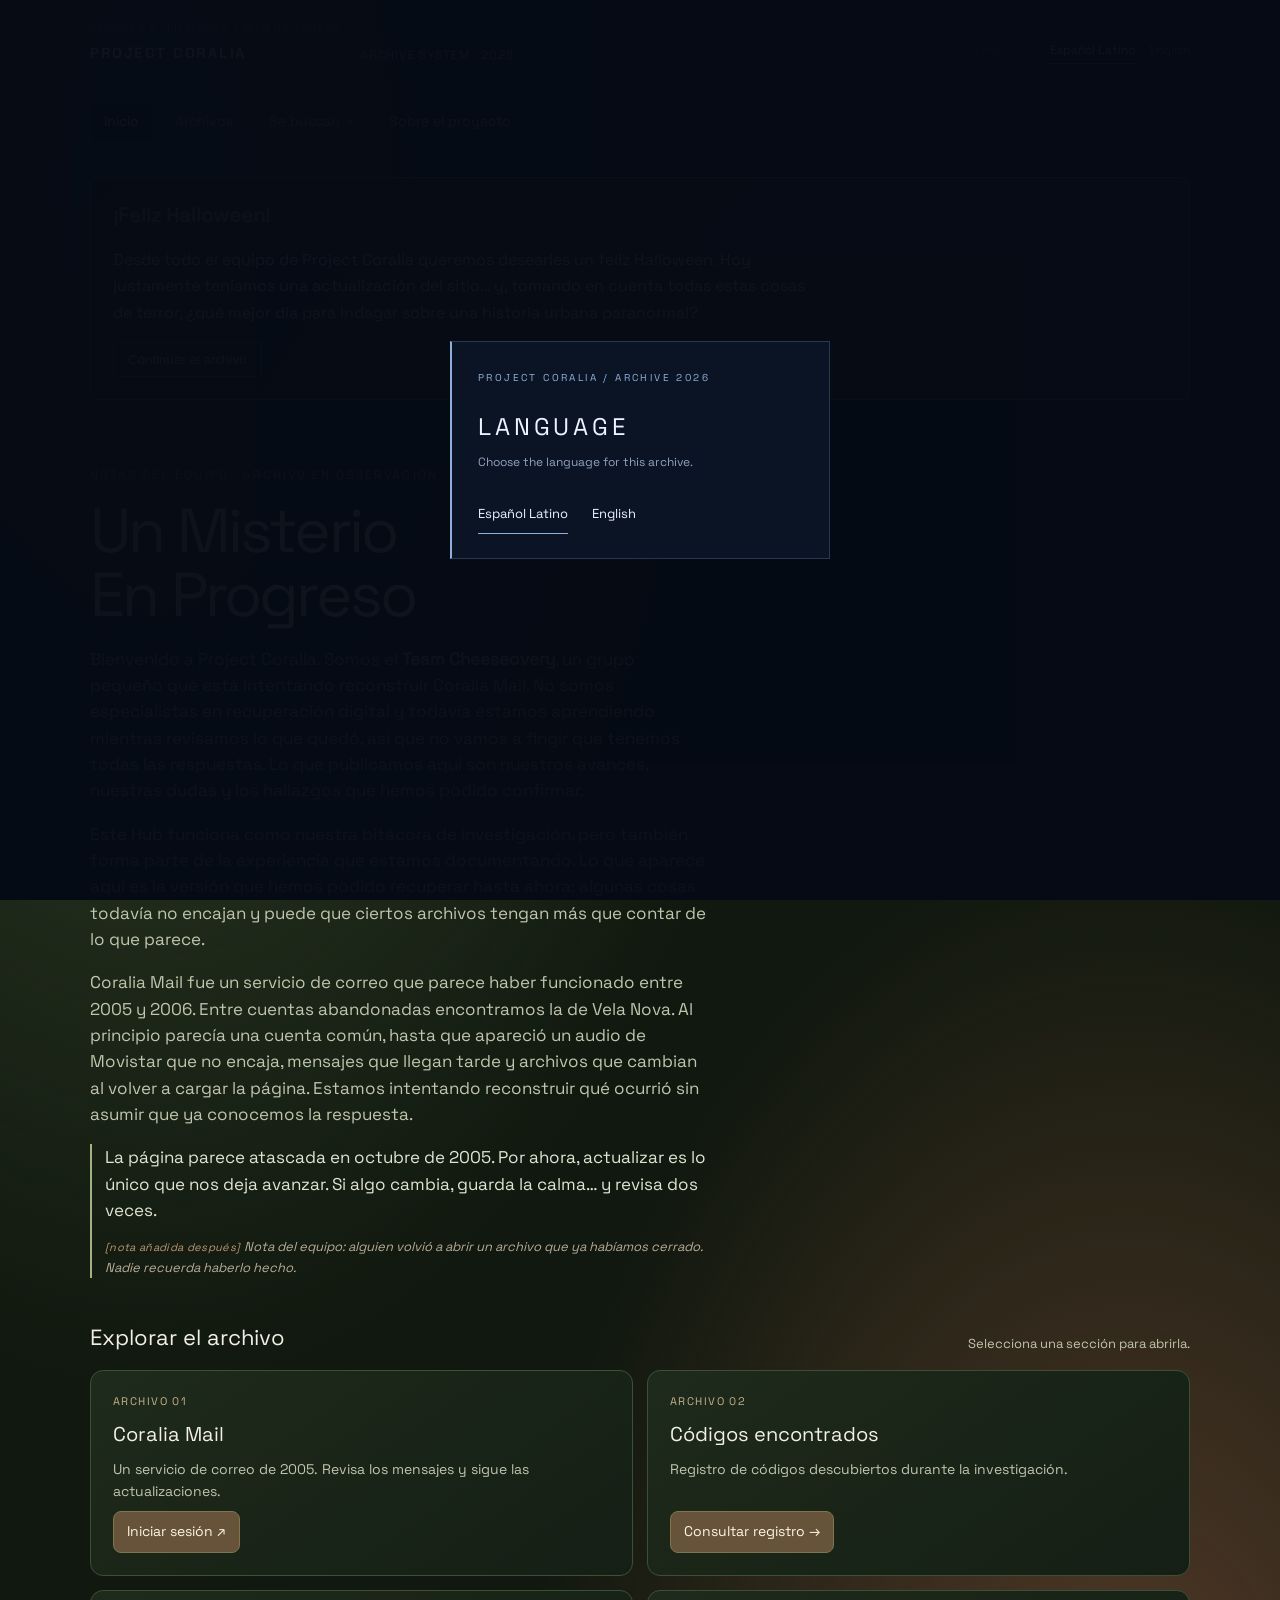
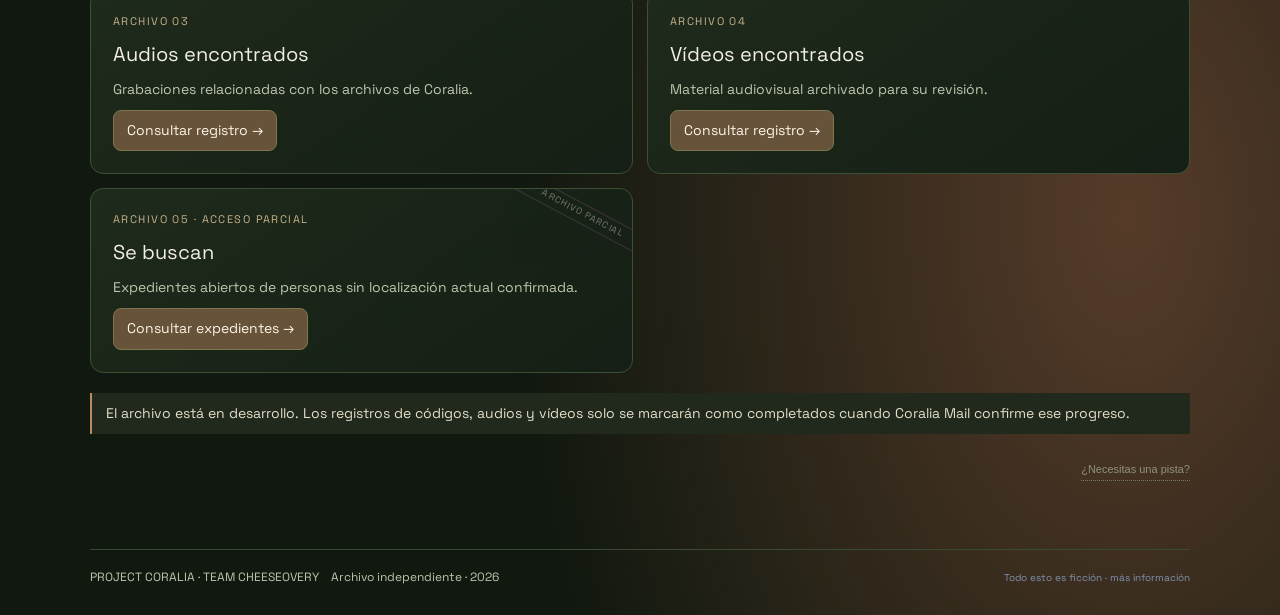
<file: index.html>
<!doctype html>
<html lang="es"><head><meta charset="utf-8"><meta name="viewport" content="width=device-width,initial-scale=1"><meta name="theme-color" content="#091225"><title>Project Coralia</title><link rel="stylesheet" href="css/coralia-hub.css"></head><body>
<div id="languageGate" style="position:fixed;inset:0;z-index:20000;display:none;align-items:center;justify-content:center;padding:24px;background:rgba(5,10,20,.96);color:#edf3ff;font-family:SpaceGrotesk,Segoe UI,Arial,sans-serif">
  <div style="width:min(380px,100%);padding:28px 26px 24px;border:1px solid #263653;border-left:2px solid #8eafd9;background:#0b1425;text-align:left">
    <div style="font-size:10px;letter-spacing:.24em;color:#8eafd9;margin-bottom:22px">PROJECT CORALIA / ARCHIVE 2026</div>
    <h1 style="font-size:24px;font-weight:400;letter-spacing:.16em;margin:0 0 8px">LANGUAGE</h1>
    <p style="margin:0 0 24px;color:#91a2bc;font-size:12px;line-height:1.6">Choose the language for this archive.</p>
    <div style="display:flex;gap:24px;align-items:center">
      <button type="button" data-gate-language="es" style="padding:8px 0;border:0;border-bottom:1px solid #8eafd9;background:transparent;color:#edf3ff;font:inherit;font-size:13px;cursor:pointer">Español Latino</button>
      <button type="button" data-gate-language="en" style="padding:8px 0;border:0;border-bottom:1px solid transparent;background:transparent;color:#edf3ff;font:inherit;font-size:13px;cursor:pointer">English</button>
    </div>
  </div>
</div><div class="shell"><header class="top"><div class="brand-stack"><div class="version">VERSIÓN 2.6 · INTERLUDIO / FELIZ HALLOWEEN</div><a class="logo" href="#inicio" aria-label="Project Coralia, inicio" style="text-decoration:none">PROJECT <span>CORALIA</span></a></div><div class="status">ARCHIVE SYSTEM · 2026</div><div id="languagePicker" aria-label="Selector de idioma" style="display:flex;align-items:center;gap:14px;flex-wrap:wrap;margin-left:auto;padding:0;border:0;background:transparent;color:#aabbd4;font:12px SpaceGrotesk,Segoe UI,Arial,sans-serif"><span data-language-prompt style="letter-spacing:.12em;font-size:10px;color:#7187a8">LANGUAGE</span><button type="button" data-language="es" style="cursor:pointer;padding:5px 0;border:0;border-bottom:1px solid transparent;background:transparent;color:inherit;font:inherit">Español Latino</button><button type="button" data-language="en" style="cursor:pointer;padding:5px 0;border:0;border-bottom:1px solid transparent;background:transparent;color:inherit;font:inherit">English</button></div></header><nav class="nav" aria-label="Navegación principal"><button data-page="home" aria-current="true">Inicio</button><button data-page="archives">Archivos</button><button data-page="people">Se buscan</button><button data-page="about">Sobre el proyecto</button></nav><aside id="halloweenWelcome" class="halloween-welcome" role="note"><strong>¡Feliz Halloween!</strong><p>Desde todo el equipo de Project Coralia queremos desearles un feliz Halloween. Hoy justamente teníamos una actualización del sitio… y, tomando en cuenta todas estas cosas de terror, ¿qué mejor día para indagar sobre una historia urbana paranormal?</p><button type="button" id="dismissHalloween">Continuar al archivo</button></aside><main class="view"><section id="home" class="page"><div class="hero"><div class="eyebrow">Notas del equipo · archivo en observación</div><h1>Un Misterio<br>En Progreso</h1><p>Bienvenido a Project Coralia. Somos el <strong>Team Cheeseovery</strong>, un grupo pequeño que está intentando reconstruir Coralia Mail. No somos especialistas en recuperación digital y todavía estamos aprendiendo mientras revisamos lo que quedó, así que no vamos a fingir que tenemos todas las respuestas. Lo que publicamos aquí son nuestros avances, nuestras dudas y los hallazgos que hemos podido confirmar.</p><p>Este Hub funciona como nuestra bitácora de investigación, pero también forma parte de la experiencia que estamos documentando. Lo que aparece aquí es la versión que hemos podido recuperar hasta ahora; algunas cosas todavía no encajan y puede que ciertos archivos tengan más que contar de lo que parece.</p><p>Coralia Mail fue un servicio de correo que parece haber funcionado entre 2005 y 2006. Entre cuentas abandonadas encontramos la de Vela Nova. Al principio parecía una cuenta común, hasta que apareció un audio de Movistar que no encaja, mensajes que llegan tarde y archivos que cambian al volver a cargar la página. Estamos intentando reconstruir qué ocurrió sin asumir que ya conocemos la respuesta.</p><p class="human-note">La página parece atascada en octubre de 2005. Por ahora, actualizar es lo único que nos deja avanzar. Si algo cambia, guarda la calma… y revisa dos veces.

<span class="quiet-warning">Nota del equipo: alguien volvió a abrir un archivo que ya habíamos cerrado. Nadie recuerda haberlo hecho.</span></p></div><div class="section-head"><h2>Explorar el archivo</h2><p>Selecciona una sección para abrirla.</p></div><div class="cards"><article class="card"><div class="number">ARCHIVO 01</div><h3>Coralia Mail</h3><p>Un servicio de correo de 2005. Revisa los mensajes y sigue las actualizaciones.</p><a class="primary" href="coralia-mail.html">Iniciar sesión ↗</a></article><article class="card"><div class="number">ARCHIVO 02</div><h3>Códigos encontrados</h3><p>Registro de códigos descubiertos durante la investigación.</p><button data-page="codes">Consultar registro →</button></article><article class="card"><div class="number">ARCHIVO 03</div><h3>Audios encontrados</h3><p>Grabaciones relacionadas con los archivos de Coralia.</p><button data-page="audio">Consultar registro →</button></article><article class="card"><div class="number">ARCHIVO 04</div><h3>Vídeos encontrados</h3><p>Material audiovisual archivado para su revisión.</p><button data-page="video">Consultar registro →</button></article><article class="card dossier-card"><div class="number">ARCHIVO 05 · ACCESO PARCIAL</div><h3>Se buscan</h3><p>Expedientes abiertos de personas sin localización actual confirmada.</p><button data-page="people">Consultar expedientes →</button></article></div><div class="note">El archivo está en desarrollo. Los registros de códigos, audios y vídeos solo se marcarán como completados cuando Coralia Mail confirme ese progreso.</div><div class="hint-entry"><button type="button" data-page="hints">¿Necesitas una pista?</button></div></section><section id="archives" class="page hidden"><div class="eyebrow">Índice del archivo</div><h1 style="font-size:clamp(32px,5vw,48px);font-weight:400">Archivos disponibles</h1><p style="color:var(--muted)">Abre una sección para consultar su estado.</p><div class="cards"><article class="card"><div class="number">01 / MAIL</div><h3>Coralia Mail</h3><p>La bandeja de entrada original.</p><a class="primary" href="coralia-mail.html">Entrar ↗</a></article><article class="card"><div class="number">02 / CODES</div><h3>Códigos encontrados</h3><p>Los códigos y su estado de validación.</p><button data-page="codes">Abrir →</button></article><article class="card"><div class="number">03 / AUDIO</div><h3>Audios encontrados</h3><p>Grabaciones escuchadas por completo.</p><button data-page="audio">Abrir →</button></article><article class="card"><div class="number">04 / VIDEO</div><h3>Vídeos encontrados</h3><p>Vídeos reproducidos hasta el final.</p><button data-page="video">Abrir →</button></article></div></section><section id="codes" class="page hidden"><div class="detail"><div class="eyebrow">Archivo 02 · Registro</div><h1>Códigos encontrados</h1><p>Este registro reúne las claves y palabras que ya responden dentro de Coralia Mail. Los alias aparecen juntos y cada entrada solo se marca cuando la búsqueda se completa correctamente.</p><p id="codes-status">Cargando estado de los códigos…</p><div class="archive-record-list" id="codes-list">
<article class="archive-record" data-code-entry="voice-5553492"><div><code>555-3492</code><strong>Archivo de voz</strong><small>Alias: 3492</small></div><span class="archive-state"></span></article>
<article class="archive-record" data-code-entry="entity"><div><code>busca cuerpos</code><strong>Registro de entidad</strong><small>Alias: buscacuerpos · criatura</small></div><span class="archive-state"></span></article>
<article class="archive-record" data-code-entry="recovery"><div><code>coralia</code> / <code>recuperar</code><strong>Mensaje recuperado</strong><small>Alias: recuperado</small></div><span class="archive-state"></span></article>
<article class="archive-record" data-code-entry="sync"><div><code>sincronizacion</code><strong>Sincronización incompleta</strong><small>También acepta la tilde.</small></div><span class="archive-state"></span></article>
<article class="archive-record" data-code-entry="hidden-room"><div><code>03:17</code><strong>Archivo temporal</strong><small>Alias: 0317</small></div><span class="archive-state"></span></article>
<article class="archive-record" data-code-entry="hidden-note"><div><code>no estabas sola</code><strong>Nota oculta</strong><small>Alias: 199.7</small></div><span class="archive-state"></span></article>
<article class="archive-record" data-code-entry="room"><div><code>habitacion</code><strong>Mensaje de la habitación</strong><small>También acepta la tilde; requiere que el mensaje exista.</small></div><span class="archive-state"></span></article>
<article class="archive-record" data-code-entry="spam-love"><div><code>amor</code><strong>Correo no deseado</strong><small>Alias: ofertas tom</small></div><span class="archive-state"></span></article>
<article class="archive-record" data-code-entry="frenzy"><div><code>grabadora</code><strong>Mensaje de Frenzy</strong><small>Alias: frenzy · preocuparte; requiere desbloquear el correo.</small></div><span class="archive-state"></span></article>
</div><div class="note">El registro se sincroniza con las búsquedas que sí se resuelven en Coralia Mail. Una palabra que todavía no cumple sus requisitos no se contará como utilizada.</div><button class="primary" data-page="archives">← Volver a archivos</button></div></section><section id="audio" class="page hidden"><div class="detail"><div class="eyebrow">Archivo 03 · Registro</div><h1>Audios encontrados</h1><p>Solo se registra una grabación cuando la reproducción llega hasta el final.</p><p id="audio-status">Cargando estado de las grabaciones…</p><div class="archive-record-list">
<article class="archive-record" data-audio-progress="movistar"><div><strong>Mensaje de voz de Movistar</strong><small>555-3492 · Coralia Mail</small></div><span class="archive-state"></span></article>
<article class="archive-record" data-audio-progress="frenzy"><div><strong>Grabación de Frenzy</strong><small>Archivo adjunto al correo de Frenzy</small></div><span class="archive-state"></span></article>
</div><div class="note">Abrir o reproducir unos segundos no completa el registro. El estado se actualiza cuando el audio termina.</div><button class="primary" data-page="archives">← Volver a archivos</button></div></section><section id="video" class="page hidden"><div class="detail"><div class="eyebrow">Archivo 04 · Registro</div><h1>Vídeos encontrados</h1><p>El teaser recibido por Vela se registra únicamente cuando termina su reproducción.</p><p id="video-status">Cargando estado del vídeo…</p><div class="archive-record-list"><article class="archive-record" data-video-progress="derrybound"><div><strong>Teaser de Derrybound</strong><small>Adjunto al mensaje «Los tengo» · 13/10/2005</small></div><span class="archive-state"></span></article></div><div class="note">El vídeo original se conserva en español. Los subtítulos y cualquier otro material VHS se trabajarán por separado más adelante.</div><button class="primary" data-page="archives">← Volver a archivos</button></div></section><section id="people" class="page hidden">
<div class="eyebrow">Archivo 05 · Búsqueda abierta</div>
<h1 style="font-size:clamp(32px,5vw,48px);font-weight:400">Se buscan</h1>
<p class="people-intro">Expedientes elaborados únicamente con los registros recuperados. No se han encontrado fotografías verificables. Las edades corresponden a los datos disponibles de la época; cuando no hay una fuente fiable, se indica expresamente.</p>
<div class="people-grid">
<article class="person-card"><div class="person-index">EXPEDIENTE 001 · IDENTIDAD CONFIRMADA</div><div class="photo-placeholder">FOTOGRAFÍA NO ENCONTRADA</div><h2>Vela Nova</h2><p class="person-status">Edad registrada: 20 años · Último rastro: Coralia Mail, 12/10/2005</p><p>Estudiante universitaria. Los correos recuperados la muestran en contacto frecuente con amistades y familiares. También se ha confirmado que ayuda en el almacén de ropa de sus padres.</p><p>La cuenta parecía ordinaria hasta que comenzaron a aparecer mensajes y archivos que no coinciden con el historial conocido.</p><div class="file-stamp">ESTADO: NO LOCALIZADA</div></article>
<article class="person-card incomplete"><div class="person-index">EXPEDIENTE 002 · IDENTIDAD PARCIAL</div><div class="photo-placeholder">FOTOGRAFÍA NO ENCONTRADA</div><h2>Frenzy</h2><p class="person-status">Edad registrada: 19 años · Último rastro: mensaje privado, 11/10/2005</p><p>El correo firmado como «Frenzy» confirma un vínculo cercano con Vela. La grabación adjunta no coincide con los registros normales de actividad de la cuenta.</p><p class="redacted">No se ha podido verificar su identidad completa ni su paradero actual.</p><div class="file-stamp">ESTADO: NO LOCALIZADO</div></article>
<article class="person-card incomplete"><div class="person-index">EXPEDIENTE 003 · DATOS LIMITADOS</div><div class="photo-placeholder">FOTOGRAFÍA NO ENCONTRADA</div><h2>Psyco</h2><p class="person-status">Edad: no determinada · Último rastro: correo, 12/10/2005</p><p>Su dirección aparece en conversaciones personales con Vela. Los mensajes recuperados indican que estaba intentando ponerse en contacto con ella.</p><p class="redacted">No hay información suficiente para establecer su identidad civil ni su ubicación.</p><div class="file-stamp">ESTADO: SIN LOCALIZACIÓN CONFIRMADA</div></article>
<article class="person-card incomplete"><div class="person-index">EXPEDIENTE 004 · VÍNCULO VERIFICADO</div><div class="photo-placeholder">FOTOGRAFÍA NO ENCONTRADA</div><h2>Nora Paz</h2><p class="person-status">Edad: no determinada · Relación registrada: madre de Vela</p><p>Su nombre aparece en mensajes cotidianos dirigidos a Vela. Es uno de los pocos rastros que conecta la cuenta con su entorno familiar.</p><p class="redacted">No se han recuperado datos actuales que permitan confirmar dónde se encuentra.</p><div class="file-stamp">ESTADO: SIN LOCALIZACIÓN CONFIRMADA</div></article>
<article class="person-card missing"><div class="person-index">EXPEDIENTE 005 · REGISTRO PARCIAL</div><div class="photo-placeholder">FOTOGRAFÍA NO ENCONTRADA</div><h2>Rushia</h2><p class="person-status">Edad: no determinada · Último rastro: correo, 12/10/2005</p><p>Sus mensajes mencionan encuentros habituales con Vela y actividades relacionadas con la universidad. No se ha encontrado una ficha personal fiable.</p><div class="file-stamp">ESTADO: NO LOCALIZADA</div></article>
<article class="person-card missing"><div class="person-index">EXPEDIENTE 006 · REGISTRO PARCIAL</div><div class="photo-placeholder">FOTOGRAFÍA NO ENCONTRADA</div><h2>Lewis</h2><p class="person-status">Edad: no determinada · Último rastro: correo, 12/10/2005</p><p>Su nombre aparece en conversaciones relacionadas con apuntes y actividades de clase. No hay más información verificable en los archivos consultados.</p><div class="file-stamp">ESTADO: NO LOCALIZADO</div></article>
</div>
<div class="note unsettling-note">Registro actualizado en 2026. No se han encontrado fotografías ni ubicaciones actuales verificables. Algunas fichas parecen haber sido abiertas después de su último acceso registrado.</div>
<button class="primary" data-page="archives">← Volver a archivos</button>
</section><section id="hints" class="page hidden"><div class="eyebrow">Notas no catalogadas</div><h1 style="font-size:clamp(32px,5vw,48px);font-weight:400">Pistas</h1><p>Estas notas no forman parte del registro oficial del Team Cheeseovery. Se han conservado porque parecen describir cómo continuar la revisión.</p><div class="detail"><div class="person-index">ESTADO DE LA INVESTIGACIÓN</div><p id="hintCurrent">Revisa los mensajes recuperados y presta atención a los elementos que no encajan con el historial de la cuenta.</p></div><button class="primary" data-page="home">← Volver al inicio</button></section><section id="about" class="page hidden"><div class="detail"><div class="eyebrow">Project Coralia · 2026</div><h1>Sobre el proyecto</h1><p>Project Coralia es un proyecto narrativo que conecta una interfaz contemporánea con rastros de una web de 2005. La experiencia está pensada para explorar, observar detalles y reconstruir una historia a partir de archivos digitales.</p><p>Coralia Mail es una de las piezas centrales: su interfaz conserva la apariencia de un antiguo servicio de correo, mientras sus mensajes y cambios de estado revelan nuevas capas de la historia.</p><p>Este sitio funciona como índice y archivo. Las secciones se irán habilitando a medida que la experiencia y su sistema de progreso queden conectados.</p><button class="primary" data-page="home">← Volver al inicio</button></div></section></main><footer class="foot"><span>PROJECT CORALIA · TEAM CHEESEOVERY</span><span>Archivo independiente · 2026</span><a class="fiction-link" href="sobre-project-coralia.html">Todo esto es ficción · más información</a></footer></div><!-- Música ambiental opcional: añadir un archivo y controles cuando esté listo. No se reproduce nada por ahora. -->
<!-- <audio id="hub-ambience" loop preload="none"><source src="assets/ambience.ogg" type="audio/ogg"></audio> -->
<script>(()=>{const welcome=document.getElementById("halloweenWelcome");if(sessionStorage.getItem("coralia_halloween_seen")==="1"&&welcome)welcome.hidden=true;document.getElementById("dismissHalloween")?.addEventListener("click",()=>{welcome.hidden=true;sessionStorage.setItem("coralia_halloween_seen","1")});document.getElementById("devlogToggle")?.addEventListener("click",()=>{const panel=document.getElementById("devlogPanel");panel.hidden=!panel.hidden});const pages=['home','archives','people','about','codes','audio','video'];function show(name){pages.forEach(id=>{const el=document.getElementById(id);if(el)el.classList.toggle('hidden',id!==name)});document.querySelectorAll('[data-page]').forEach(b=>{if(b.tagName==='BUTTON'&&['home','archives','people','about'].includes(b.dataset.page)){if(b.dataset.page===name)b.setAttribute('aria-current','true');else b.removeAttribute('aria-current')}});window.scrollTo({top:0,behavior:'smooth'});history.replaceState(null,'','#'+name)}document.querySelectorAll('[data-page]').forEach(el=>el.addEventListener('click',()=>show(el.dataset.page)));document.querySelectorAll('a[href="#inicio"]').forEach(a=>a.addEventListener('click',e=>{e.preventDefault();show('home')}));const initial=location.hash.slice(1);show(pages.includes(initial)?initial:'home')})();</script><script src="js/coralia-media.js"></script>

<script>
function updateArchiveProgress(){
 const isEn=document.documentElement.lang==='en';
 let used=[];
 try{const value=JSON.parse(localStorage.getItem('coralia_codes_used_v1')||'[]');if(Array.isArray(value))used=value;}catch(e){}
 const codeItems=[...document.querySelectorAll('[data-code-entry]')];
 codeItems.forEach(item=>{
   const done=used.includes(item.dataset.codeEntry);
   item.classList.toggle('is-complete',done);
   const state=item.querySelector('.archive-state');
   if(state)state.textContent=done?(isEn?'Used':'Utilizado'):(isEn?'Not used':'Pendiente');
 });
 const audioFlags={movistar:'coralia_movistar_audio_heard_v6',frenzy:'coralia_frenzy_audio_heard_v1'};
 let audioDone=0;
 Object.entries(audioFlags).forEach(([id,key])=>{
   const done=localStorage.getItem(key)==='true';if(done)audioDone++;
   const item=document.querySelector('[data-audio-progress="'+id+'"]');
   if(item){item.classList.toggle('is-complete',done);const state=item.querySelector('.archive-state');if(state)state.textContent=done?(isEn?'Heard completely':'Escuchado completo'):(isEn?'Not heard':'Sin escuchar');}
 });
 const videoDone=localStorage.getItem('coralia_teaser_video_watched_v1')==='true';
 const videoItem=document.querySelector('[data-video-progress="derrybound"]');
 if(videoItem){videoItem.classList.toggle('is-complete',videoDone);const state=videoItem.querySelector('.archive-state');if(state)state.textContent=videoDone?(isEn?'Watched completely':'Visto completo'):(isEn?'Pending playback':'Pendiente de reproducción');}
 const completedCodes=codeItems.filter(item=>used.includes(item.dataset.codeEntry)).length;
 const codesStatus=document.getElementById('codes-status');if(codesStatus)codesStatus.textContent=isEn?('Codes used: '+completedCodes+' / '+codeItems.length):('Códigos utilizados: '+completedCodes+' / '+codeItems.length);
 const audioStatus=document.getElementById('audio-status');if(audioStatus)audioStatus.textContent=isEn?('Recordings completed: '+audioDone+' / 2'):('Grabaciones completadas: '+audioDone+' / 2');
 const videoStatus=document.getElementById('video-status');if(videoStatus)videoStatus.textContent=isEn?(videoDone?'Video completed: 1 / 1':'Videos completed: 0 / 1'):(videoDone?'Vídeo completado: 1 / 1':'Vídeos completados: 0 / 1');
}
window.addEventListener('storage',updateArchiveProgress);

(async function coraliaLanguage(){
 const versionKey='arg_storage_version';
 const currentVersion='2026-10-31-v2.6';
 if(localStorage.getItem(versionKey)!==currentVersion) localStorage.setItem(versionKey,currentVersion);
 const key='coralia_language';
 const gate=document.getElementById('languageGate');
 if(!localStorage.getItem(key) && gate) gate.style.display='flex';
 document.querySelectorAll('[data-gate-language]').forEach(b=>b.addEventListener('click',()=>{
   localStorage.setItem(key,b.dataset.gateLanguage);
   document.querySelectorAll('[data-gate-language]').forEach(x=>{x.style.borderBottomColor=x===b?'#8eafd9':'transparent';});
   location.reload();
 }));
 const lang=localStorage.getItem(key)||'es';
 let dictionary={};
 try{const res=await fetch('locales/'+lang+'.json'); if(res.ok) dictionary=await res.json();}catch(e){}
 document.documentElement.lang=lang;
 document.querySelectorAll('[data-language-prompt]').forEach(el=>el.textContent='LANGUAGE');
 document.querySelectorAll('[data-language]').forEach(b=>{
   b.setAttribute('aria-pressed',String(b.dataset.language===lang));
   b.style.borderBottomColor=b.dataset.language===lang?'#8eafd9':'transparent';
   b.style.color=b.dataset.language===lang?'#edf3ff':'#91a2bc';
   b.addEventListener('click',()=>{localStorage.setItem(key,b.dataset.language);location.reload();});
 });
 if(lang!=='en'){updateArchiveProgress();return;}
 const map=dictionary.translations||{};
function replaceFlexible(value, from, to) {
   value = value.split(from).join(to);
   const pattern = from.split(/\s+/).map(part => part.replace(/[.*+?^${}()|[\]\\]/g, '\\$&')).join('\\s+');
   return value.replace(new RegExp(pattern, 'g'), to);
 }
 const pairs=Object.entries(map).sort((a,b)=>b[0].length-a[0].length);
 function translateRoot(root){
   const walker=document.createTreeWalker(root,NodeFilter.SHOW_TEXT);
   const nodes=[]; while(walker.nextNode()) nodes.push(walker.currentNode);
   for(const node of nodes){
     if(!node.nodeValue.trim()) continue;
     let value=node.nodeValue;
     for (const [from,to] of pairs) { if (from) value = replaceFlexible(value, from, to); }
     if(value!==node.nodeValue) node.nodeValue=value;
   }
   const attrs=['placeholder','title','aria-label','alt'];
   root.querySelectorAll?.('*').forEach(el=>attrs.forEach(attr=>{
     const value=el.getAttribute(attr); if(!value)return;
     let next=value; for (const [from,to] of pairs) if (from) next=replaceFlexible(next, from, to);
     if(next!==value)el.setAttribute(attr,next);
   }));
 }
 translateRoot(document.body);
 const observer=new MutationObserver(records=>records.forEach(record=>{
   if(record.type==='characterData'){
     const node=record.target; let value=node.nodeValue;
     for(const [from,to] of pairs) if(from) value=replaceFlexible(value,from,to);
     if(value!==node.nodeValue) node.nodeValue=value;
   }
   record.addedNodes.forEach(node=>{
     if(node.nodeType===1 && !['SCRIPT','STYLE'].includes(node.tagName)) translateRoot(node);
     else if(node.nodeType===3){let value=node.nodeValue;for(const [from,to] of pairs)if(from)value=replaceFlexible(value,from,to);if(value!==node.nodeValue)node.nodeValue=value;}
   });
 }));
 observer.observe(document.body,{childList:true,subtree:true,characterData:true});
 document.title='Project Coralia';
 updateArchiveProgress();
})();

  (function updateArchiveHint(){
    const stage = Number(localStorage.getItem('coralia_day12_sync_stage_v1') || '0');
    const started = localStorage.getItem('coralia_day12_started_v1') === 'true';
    const finalDeleted = localStorage.getItem('coralia_final_message_deleted_v1') === 'true';
    const node = document.getElementById('hintCurrent');
    if (!node) return;
    if (started && stage < 6) node.textContent = 'La cuenta ya permite actualizarse otra vez. Cada sincronización recupera una pequeña parte del correo pendiente.';
    else if (stage >= 6) node.textContent = 'La bandeja ya terminó de sincronizarse. Compara los mensajes nuevos con los registros anteriores; no todos parecen pertenecer al mismo historial.';
    else if (finalDeleted) node.textContent = 'Hay un mensaje eliminado que sigue afectando al historial. Comprueba qué cambió en la bandeja después de la actualización.';
    else node.textContent = 'Cuando un mensaje parezca bloquear la actualización, revisa primero ese mensaje. La fecha y el asunto importan más que cualquier palabra suelta.';
  })();
</script>
</body></html>
</file>
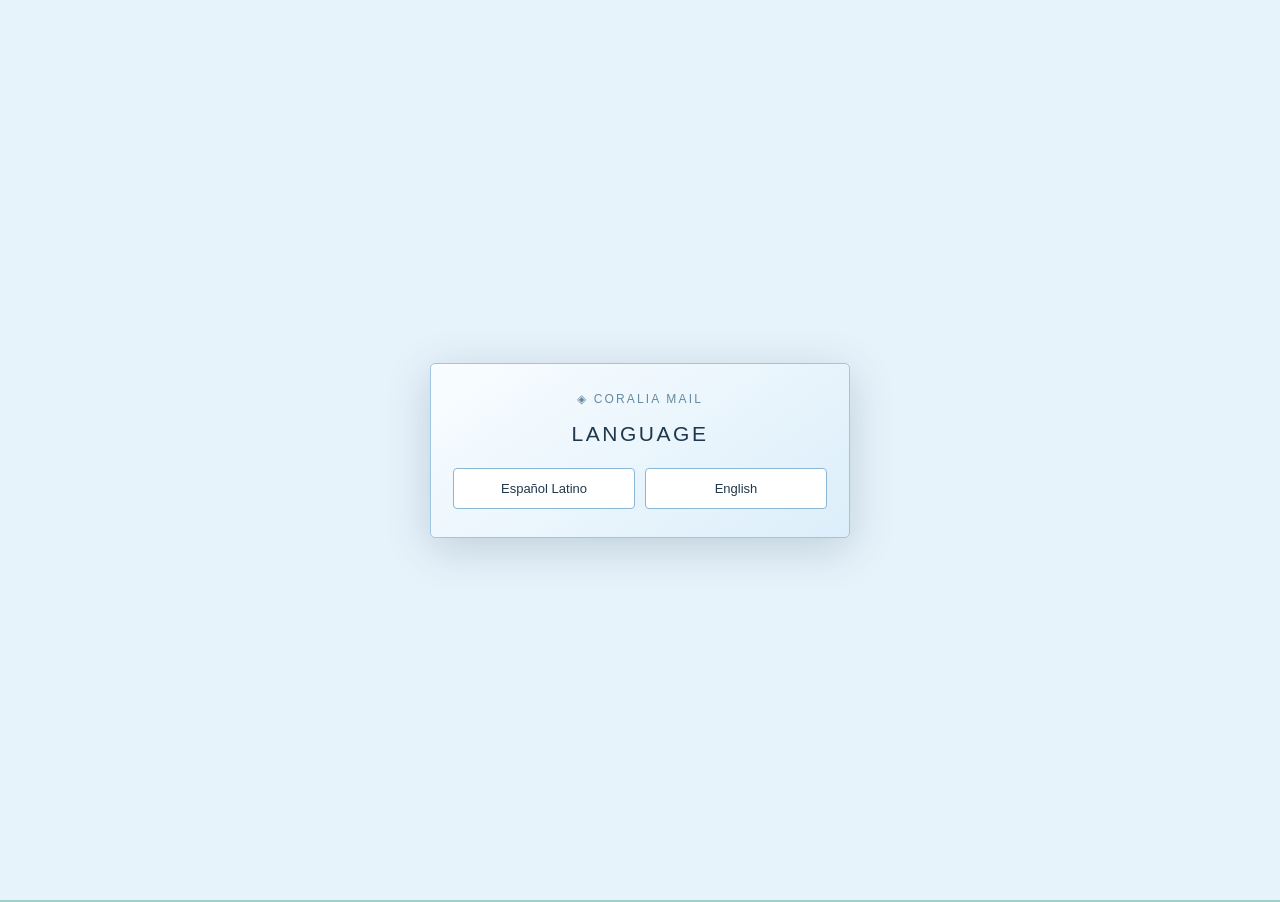
<file: coralia-mail-i18n-prep.html>
<!DOCTYPE html>
<html lang="es">
<head>
<meta charset="UTF-8">
<meta name="viewport" content="width=device-width, initial-scale=1.0">
<title>Coralia Mail</title>
<link rel="stylesheet" href="css/coralia-mail.css">
</head>
<body>
<div id="languageGate" style="position:fixed;inset:0;z-index:20000;display:none;align-items:center;justify-content:center;padding:20px;background:#e7f3fb;color:#20384b;font-family:Tahoma,Verdana,Arial,sans-serif"><div style="width:min(420px,100%);padding:28px 22px;border:1px solid #9fc5df;border-radius:5px;background:linear-gradient(145deg,#f9fdff,#dceefa);box-shadow:0 10px 45px #163a5533;text-align:center"><div style="font-size:12px;letter-spacing:.18em;color:#6689a0;margin-bottom:16px">◈ CORALIA MAIL</div><h1 style="font-size:21px;font-weight:normal;letter-spacing:.12em;margin:0 0 22px">LANGUAGE</h1><div style="display:flex;gap:10px;justify-content:center"><button type="button" data-gate-language="es" style="flex:1;min-width:0;padding:12px 8px;border:1px solid #8ab7d3;border-radius:4px;background:#fff;color:#20384b;font:inherit;cursor:pointer">Español Latino</button><button type="button" data-gate-language="en" style="flex:1;min-width:0;padding:12px 8px;border:1px solid #8ab7d3;border-radius:4px;background:#fff;color:#20384b;font:inherit;cursor:pointer">English</button></div></div></div>
<div class="blackout" id="blackout" aria-hidden="true"></div>
<div id="testPanel" style="display:none;position:fixed;z-index:10000;right:12px;bottom:12px;background:#fff6cc;border:2px solid #a68b36;color:#40370c;padding:10px;font:12px Tahoma,Arial,sans-serif;box-shadow:0 2px 12px #0004;border-radius:4px"><strong>MODO DE PRUEBA</strong><div style="margin:5px 0">Progreso local de Coralia</div><button id="resetProgress" type="button">Reiniciar ARG</button></div>
<div class="toast" id="toast" role="button" tabindex="0" aria-label="Abrir el mensaje recibido" aria-live="polite" data-target=""><strong id="toastTitle">Mensajes actualizados..?</strong><span id="toastBody">3 notificaciones nuevas</span></div>
<div class="boot" id="boot"><div class="bootbox"><div class="bootlogo">CORALIA MAIL</div><div>Entrando a Coralia Mail...</div><div style="font-size:11px;margin-top:7px;color:#6689a0">Recuperando bandeja de entrada</div><div class="progress"><span></span></div></div></div>
<header class="topbar"><div class="brand" id="brand">◈ CORALIA MAIL</div><div class="tagline" id="tagline">¡Escribe tu historia!</div><div class="status"><a href="index.html" style="color:inherit;text-decoration:underline;margin-right:8px">← Project Coralia</a> ● Servicio disponible &nbsp; | &nbsp; Coralia Mail v2.0 Beta &nbsp; | &nbsp; 2005</div><div id="languagePicker" aria-label="Selector de idioma" style="display:flex;align-items:center;gap:5px;flex-wrap:wrap;font:12px Tahoma,Verdana,Arial,sans-serif;margin-left:auto;padding:4px 7px;border:1px solid #9fc5df;border-radius:4px;background:#eaf5fc;color:#20384b"><span data-language-prompt>LANGUAGE</span><button type="button" data-language="es" style="cursor:pointer;padding:3px 7px">Español Latino</button><button type="button" data-language="en" style="cursor:pointer;padding:3px 7px">English</button></div></header>
<div class="window"><section class="account">
  <div class="windowbar"><span>Bandeja de entrada - Coralia Mail</span><span class="window-controls">_ □ ×</span></div>
  <div class="accountline"><span>Sesión iniciada como: <strong>vela.skyline@coralia.net</strong></span><span>Último acceso: 10/10/2005</span></div>
  <div class="toolbar"><span class="fakebutton" id="composeButton" role="button" tabindex="0">✉ Redactar</span><span class="fakebutton" id="refreshButton" role="button" tabindex="0" aria-disabled="false">↻ Actualizar</span><span class="fakebutton" id="deleteButton" role="button" tabindex="0">▣ Eliminar</span><span class="fakebutton" id="optionsButton" role="button" tabindex="0">⚙ Opciones</span></div>
  <div class="layout">
    <aside class="sidebar"><div class="sidehead">Carpetas personales</div><div class="folder active" data-folder="inbox">▣ Bandeja de entrada <span class="count" id="count-inbox">Calculando…</span></div><div class="folder" data-folder="sent">▤ Mensajes enviados <span class="count" id="count-sent">Calculando…</span></div><div class="folder" data-folder="drafts">▧ Borradores <span class="count" id="count-drafts">Calculando…</span></div><div class="folder" data-folder="trash">♲ Elementos eliminados <span class="count" id="count-trash">0 elementos</span></div><div class="folder" data-folder="junk">▣ Correo no deseado <span class="count" id="count-junk">Calculando…</span></div><div class="side-note">Algunos mensajes podrían no estar disponibles.<br><br>Última sincronización: 10/10/2005 23:41</div></aside>
    <main class="main">
      <div id="inbox">
        <div class="listhead"><span>Remitente</span><span>Asunto</span><span style="text-align:right">Fecha</span></div>
        <div class="mailrow unread" data-mail="support-sync"><span class="sender">soporte@coralia.net</span><span class="subject">¿No encuentras un mensaje?</span><span class="date">11/10/05</span></div>
        <div class="mailrow unread" data-mail="movistar"><span class="sender">Buzon_Movistar_Auto@movistar.com</span><span class="subject">Nuevo mensaje de voz de Movistar - 555-3492</span><span class="date">10/10/05</span></div>
        <div class="mailrow unread" data-mail="inbox-class"><span class="sender">andrea.mora@hotmail.com</span><span class="subject">¿Me pasas los apuntes?</span><span class="date">09/10/05</span></div>
        <div class="mailrow unread" data-mail="inbox-party"><span class="sender">nora.paz@hotmail.com</span><span class="subject">Re: Lo del sábado</span><span class="date">08/10/05</span></div>
        <div class="mailrow unread" data-mail="inbox-random"><span class="sender">rafa_05@hotmail.com</span><span class="subject">jajaja mira esto</span><span class="date">06/10/05</span></div>
        <div class="mailrow unread" data-mail="thread-psyco"><span class="sender">Psyco</span><span class="subject">RE: apodos horribles</span><span class="date">05/10/05</span></div>
        <div class="mailrow unread" data-mail="thread-frenzy"><span class="sender">Frenzy</span><span class="subject">te dejo tunear el correo :)</span><span class="date">04/10/05</span></div>
        <div class="mailrow unread" data-mail="welcome"><span class="sender">Coralia Mail</span><span class="subject">Bienvenida a Coralia</span><span class="date">03/09/05</span></div>

        <div class="empty" id="hint">Sincronización parcial.<br>Algunos mensajes podrían no aparecer en el registro.</div>
      </div>
      <div id="sentbox" style="display:none">
        <div class="listhead"><span>Destinatario</span><span>Asunto</span><span style="text-align:right">Fecha</span></div>
        <div class="mailrow unread" data-mail="sent-party"><span class="sender">nora.paz@hotmail.com</span><span class="subject">Fotos de la fiesta</span><span class="date">10/10/05</span></div>
        <div class="mailrow unread" data-mail="sent-class"><span class="sender">grupo.universidad@hotmail.com</span><span class="subject">Apuntes de la semana</span><span class="date">09/10/05</span></div>
        <div class="mailrow unread" data-mail="sent-psyco" id="sentPsycoRow" style="display:none"><span class="sender">psycoone12@hotmail.com</span><span class="subject">Frenzy URGENTE</span><span class="date">10/10/05</span></div>
        <div class="mailrow unread" data-mail="sent-old"><span class="sender">soporte@coralia.net</span><span class="subject">Problema con la cuenta</span><span class="date">08/10/05</span></div>
        <div class="mailrow unread" data-mail="sent-mom"><span class="sender">nora.paz@hotmail.com</span><span class="subject">No olvides llamar</span><span class="date">07/10/05</span></div>
        <div class="mailrow unread" data-mail="sent-notes"><span class="sender">tutorias@universidad.edu</span><span class="subject">Confirmación de tutoría</span><span class="date">05/10/05</span></div>
      </div>
      <div id="junkbox" style="display:none">
        <div class="listhead"><span>Remitente</span><span>Asunto</span><span style="text-align:right">Fecha</span></div>
        <div class="mailrow unread" data-mail="spam-love" id="spamLoveRow" style="display:none"><span class="sender">Ofertas Tom</span><span class="subject">¿QUIERES CONSEGUIR AMOR?</span><span class="date">10/10/05</span></div>
        <div class="mailrow unread" data-mail="spam-prize"><span class="sender">Premios Internacionales</span><span class="subject">¡Has ganado un teléfono móvil!</span><span class="date">11/10/05</span></div>
        <div class="mailrow unread" data-mail="spam-pharmacy"><span class="sender">Farmacia Mundial</span><span class="subject">RE: Oferta exclusiva — solo hoy</span><span class="date">07/10/05</span></div>
        <div class="mailrow unread" data-mail="spam-chain"><span class="sender">Cadena de la suerte</span><span class="subject">RE: RE: Reenvía esto a 10 personas</span><span class="date">06/10/05</span></div>
        <div class="mailrow unread" data-mail="spam-dialup"><span class="sender">Internet Fácil</span><span class="subject">¡Conéctate más rápido!</span><span class="date">04/10/05</span></div>
      </div>
      <div id="trashbox" style="display:none"><div class="empty">La papelera está vacía.<br><span style="font-size:11px">No hay elementos eliminados.</span></div></div>
      <div id="draftsbox" style="display:none">
        <div class="listhead"><span>Destinatario</span><span>Asunto</span><span style="text-align:right">Fecha</span></div>
        <div class="mailrow unread" data-mail="draft-birthday"><span class="sender">alexasanch3z@hotmail.com</span><span class="subject">Feliz cumple!!</span><span class="date">08/10/05</span></div>
        <div class="mailrow unread" data-mail="draft-question"><span class="sender">(sin destinatario)</span><span class="subject">Pregunta sobre el edificio</span><span class="date">10/10/05</span></div>
      </div>
      
      <!-- Vistas de correos -->
      <div id="localizedMailViews"></div>

    </main>
  </div>
</section>
<div class="unlock"><label for="secret">Buscar un mensaje o introducir una palabra</label><div class="unlockrow"><input id="secret" type="text" placeholder="Escribe aquí..." autocomplete="off"><button id="submit">Buscar</button></div><div class="feedback" id="feedback">Coralia Mail está listo.</div></div>
</div>
<footer class="footer">© 2005 Coralia Network · Todos los derechos reservados · Coralia Mail v2.0 Beta</footer>
<script>
(async function bootLocalizedCoralia(){
  const languageKey = 'coralia_language';
  const savedLanguage = localStorage.getItem(languageKey) || 'es';
  let language = savedLanguage;
  let locale;
  async function loadLocale(lang) {
    const response = await fetch('locales/' + lang + '.json');
    if (!response.ok) throw new Error('No se pudo cargar el idioma: ' + lang);
    return response.json();
  }
  try {
    locale = await loadLocale(language);
  } catch (error) {
    language = 'es';
    locale = await loadLocale('es');
    localStorage.setItem(languageKey, 'es');
  }
  window.CORALIA_LOCALE = locale;
  window.CORALIA_LANGUAGE = language;
  document.documentElement.lang = language;
  const viewsRoot = document.getElementById('localizedMailViews');
  Object.entries(locale.messages || {}).forEach(([key, message]) => {
    const view = document.createElement('div');
    view.className = 'mailview';
    view.id = 'view-' + key;
    view.innerHTML = message.html || '';
    viewsRoot.appendChild(view);
  });
  function applyRowTranslations() {
    document.querySelectorAll('.mailrow[data-mail]').forEach(row => {
      const data = (locale.mailRows || {})[row.dataset.mail];
      if (!data) return;
      const sender = row.querySelector('.sender'), subject = row.querySelector('.subject'), date = row.querySelector('.date');
      if (sender) sender.textContent = data.sender;
      if (subject) subject.textContent = data.subject;
      if (date && data.date) date.textContent = data.date;
    });
  }
  applyRowTranslations();
  const languageGate = document.getElementById('languageGate');
  if (!localStorage.getItem(languageKey) && languageGate) languageGate.style.display = 'flex';
  document.querySelectorAll('[data-gate-language]').forEach(button => button.addEventListener('click', () => {
    localStorage.setItem(languageKey, button.dataset.gateLanguage);
    location.reload();
  }));
  document.querySelectorAll('[data-language-prompt]').forEach(el => el.textContent = 'LANGUAGE');
  document.querySelectorAll('[data-language]').forEach(button => {
    button.setAttribute('aria-pressed', String(button.dataset.language === language));
    button.addEventListener('click', () => {
      localStorage.setItem(languageKey, button.dataset.language);
      location.reload();
    });
  });
  if (language === 'en') {
function replaceFlexible(value, from, to) {
   value = value.split(from).join(to);
   const pattern = from.split(/\s+/).map(part => part.replace(/[.*+?^${}()|[\]\\]/g, '\\$&')).join('\\s+');
   return value.replace(new RegExp(pattern, 'g'), to);
 }
    const translationPairs = Object.entries(locale.translations || {}).sort((a,b) => b[0].length-a[0].length);
    function translateRoot(root) {
      const walker = document.createTreeWalker(root, NodeFilter.SHOW_TEXT);
      const nodes=[]; while(walker.nextNode()) nodes.push(walker.currentNode);
      nodes.forEach(node => {
        if (!node.nodeValue.trim()) return;
        let value=node.nodeValue;
        translationPairs.forEach(([from,to]) => { if (from) value = replaceFlexible(value, from, to); });
        node.nodeValue=value;
      });
      const attrs=['placeholder','title','aria-label','alt'];
      root.querySelectorAll?.('*').forEach(el=>attrs.forEach(attr=>{
        const value=el.getAttribute(attr); if(!value)return;
        let next=value; translationPairs.forEach(([from,to]) => { if (from) next=replaceFlexible(next,from,to); });
        if(next!==value)el.setAttribute(attr,next);
      }));
    }
    translateRoot(document.body);
    new MutationObserver(records=>records.forEach(record=>record.addedNodes.forEach(node=>{
      if(node.nodeType===1 && !['SCRIPT','STYLE'].includes(node.tagName)) translateRoot(node);
      translationPairs.forEach(([from,to])=>{if(from)value=replaceFlexible(value,from,to);});node.nodeValue=value;
    }))).observe(document.body,{childList:true,subtree:true});
    document.title='Coralia Mail';
  }
  const dynamicLocale = locale;
  const originalScript = "\n  // Verificar la versión del progreso guardado\n  const STORAGE_VERSION_KEY = \"arg_storage_version\";\n  const CURRENT_STORAGE_VERSION = \"2026-10-21-v2\";\n\n  if (localStorage.getItem(STORAGE_VERSION_KEY) !== CURRENT_STORAGE_VERSION) {\n    // Borrar solamente los datos de progreso de Coralia Mail\n    Object.keys(localStorage).forEach(key => {\n      if (key.startsWith(\"coralia_\") && key !== \"coralia_language\") {\n        localStorage.removeItem(key);\n      }\n    });\n\n    // Registrar la versión nueva para no repetir el reinicio\n    localStorage.setItem(STORAGE_VERSION_KEY, CURRENT_STORAGE_VERSION);\n  }\n  const boot = document.getElementById('boot');\n  const testMode = new URLSearchParams(window.location.search).get('test') === '1';\n  const testPanel = document.getElementById('testPanel');\n  if (testMode && testPanel) {\n    testPanel.style.display = 'block';\n    document.getElementById('resetProgress').addEventListener('click', () => {\n      Object.keys(localStorage).filter(key => key.startsWith('coralia_') && key !== 'coralia_language').forEach(key => localStorage.removeItem(key));\n      window.location.reload();\n    });\n  }\n  const refreshKey = 'coralia_corruption_loads_v12';\n  const cooldownKey = 'coralia_refresh_cooldown_until_v9';\n  let refreshCount = Number(localStorage.getItem(refreshKey) || '0');\n  const frenzyMailKey = 'coralia_frenzy_mail_persisted_v12';\n  const unknownRoom1Key = 'coralia_unknown_room_1_v9';\n  const unknownRoom2Key = 'coralia_unknown_room_2_v9';\n  const finalMessageKey = 'coralia_final_message_v4';\n  const preparedMessageKey = 'coralia_prepared_message_v1';\n  const spamTomKey = 'coralia_ofertas_tom_visible_v9';\n  const movistarReadKey = 'coralia_movistar_audio_heard_v6';\n  const sentPsycoRevealedKey = 'coralia_sent_psyco_revealed_v6';\n  const postFrenzyUpdatesKey = 'coralia_post_frenzy_updates_v5';\n  const frenzyAudioHeardKey = 'coralia_frenzy_audio_heard_v1';\n  const voidResolvedKey = 'coralia_void_resolved_v1';\n  const voidModeActiveKey = 'coralia_void_mode_active_v1';\n  const dailyMailStageKey = 'coralia_daily_mail_stage_v1';\n  const firstUpdateKey = 'coralia_first_update_seen_v9';\n  const blackoutSeenKey = 'coralia_frenzy_blackout_seen_v9';\n  const readKey = 'coralia_read_messages_v8';\n  \n  let frenzyMailExists = localStorage.getItem(frenzyMailKey) === 'true';\n  let unknownRoom1Exists = localStorage.getItem(unknownRoom1Key) === 'true';\n  let unknownRoom2Exists = localStorage.getItem(unknownRoom2Key) === 'true';\n  let finalMessageExists = localStorage.getItem(finalMessageKey) === 'true';\n  let preparedMessageExists = localStorage.getItem(preparedMessageKey) === 'true';\n  const spamLoveRow = document.getElementById('spamLoveRow');\n  if (spamLoveRow && localStorage.getItem(spamTomKey) === 'true') {\n    spamLoveRow.style.display = 'grid';\n    const prizeRow = document.querySelector('#junkbox [data-mail=\"spam-prize\"]');\n    if (prizeRow && prizeRow.nextSibling !== spamLoveRow) document.getElementById('junkbox').insertBefore(spamLoveRow, prizeRow.nextSibling);\n  }\n\n  function applyCorruptionPhase() {\n    document.body.classList.remove('coralia-pure-green');\n    if (localStorage.getItem(voidResolvedKey) === 'true') document.body.classList.add('coralia-pure-green');\n  }\n\n  function enterVoidMode() {\n    if (localStorage.getItem(voidResolvedKey) === 'true') return;\n    localStorage.setItem(voidModeActiveKey, 'true');\n    document.body.classList.add('coralia-void');\n    document.body.classList.remove('coralia-pure-green');\n  }\n\n  function exitVoidMode() {\n    document.body.classList.remove('coralia-void');\n    localStorage.setItem(voidResolvedKey, 'true');\n    localStorage.removeItem(voidModeActiveKey);\n    applyCorruptionPhase();\n  }\n\n  // Salida de emergencia: nunca depende de que el audio haya terminado ni de Actualizar.\n  const returnVoidButton = document.getElementById('returnVoidButton');\n  if (returnVoidButton) returnVoidButton.addEventListener('click', () => {\n    exitVoidMode();\n    showFolder('inbox');\n    feedback.classList.remove('error');\n    feedback.textContent = 'Has vuelto a Coralia Mail. Pulsa Actualizar cuando quieras continuar.';\n  });\n\n  window.addEventListener('load', () => setTimeout(() => { boot.style.opacity = '0'; setTimeout(() => boot.remove(), 750); }, 1800));\n  \n  const folderBoxes = {\n    inbox: document.getElementById('inbox'), sent: document.getElementById('sentbox'),\n    junk: document.getElementById('junkbox'), trash: document.getElementById('trashbox'),\n    drafts: document.getElementById('draftsbox')\n  };\n  let currentFolder = 'inbox';\n  let currentView = '';\n  const feedback = document.getElementById('feedback');\n  const input = document.getElementById('secret');\n  let unlocked = { recovered:false, frenzy:false, unknownRoom1:false, unknownRoom2:false, finalMessage:false };\n\n  function openView(name) {\n    currentView = name;\n    // Mantener visible la lista de la carpeta actual en escritorio; el mensaje abre a su derecha.\n    Object.entries(folderBoxes).forEach(([key, el]) => { if (el) el.style.display = key === currentFolder ? 'block' : 'none'; });\n    document.querySelectorAll('.mailview').forEach(el => el.classList.remove('show'));\n    const view = document.getElementById('view-' + name);\n    const main = document.querySelector('.main');\n    // Most mail views were outside .main in the markup, so they fell beneath the list.\n    // Put the selected view beside the active folder list; the mobile media query stacks it.\n    if (view && main && view.parentElement !== main) main.appendChild(view);\n    if (view) view.classList.add('show');\n    if (main) main.classList.add('mail-open');\n    if (name === 'frenzy' && localStorage.getItem(voidResolvedKey) !== 'true') enterVoidMode();\n    else if (localStorage.getItem(voidResolvedKey) === 'true') applyCorruptionPhase();\n  }\n\n  function showFolder(name) {\n    currentFolder = name;\n    currentView = '';\n    const main = document.querySelector('.main');\n    if (main) main.classList.remove('mail-open');\n    document.querySelectorAll('.mailview').forEach(el => el.classList.remove('show'));\n    Object.entries(folderBoxes).forEach(([key, el]) => { if (el) el.style.display = key === name ? 'block' : 'none'; });\n    document.querySelectorAll('[data-folder]').forEach(el => el.classList.toggle('active', el.dataset.folder === name));\n    const title = document.querySelector('.windowbar span');\n    const labels = { inbox:'Bandeja de entrada', sent:'Mensajes enviados', junk:'Correo no deseado', trash:'Elementos eliminados', drafts:'Borradores' };\n    if (title) title.textContent = (labels[name] || 'Bandeja de entrada') + ' - Coralia Mail';\n  }\n\n  function backToFolder() { currentView = ''; showFolder(currentFolder); }\n  document.querySelectorAll('[data-folder]').forEach(folder => folder.addEventListener('click', () => showFolder(folder.dataset.folder)));\n  \n  function messageKey(row) { return row.dataset.mail || row.dataset.dynamicMail || ''; }\n  function getReadMessages() { try { return JSON.parse(localStorage.getItem(readKey) || '[]'); } catch (_) { return []; } }\n  \n  function updateUnreadCounts() {\n    const mapping = { inbox:['#inbox','#count-inbox'], sent:['#sentbox','#count-sent'], drafts:['#draftsbox','#count-drafts'], trash:['#trashbox','#count-trash'], junk:['#junkbox','#count-junk'] };\n    Object.entries(mapping).forEach(([name, pair]) => {\n      const container = document.querySelector(pair[0]);\n      const badge = document.querySelector(pair[1]);\n      if (!container || !badge) return;\n      const visibleRows = Array.from(container.querySelectorAll('.mailrow')).filter(row => row.style.display !== 'none');\n      if (name === 'trash') {\n        const total = visibleRows.length;\n        badge.textContent = total + (total === 1 ? ' elemento' : ' elementos');\n      } else {\n        const unread = visibleRows.filter(row => row.classList.contains('unread')).length;\n        badge.textContent = unread ? (unread + ' sin leer') : '0 sin leer';\n      }\n    });\n  }\n\n  function markRead(row) {\n    const key = messageKey(row);\n    if (key) {\n      const read = getReadMessages();\n      if (!read.includes(key)) read.push(key);\n      localStorage.setItem(readKey, JSON.stringify(read));\n    }\n    row.classList.remove('unread');\n    updateUnreadCounts();\n  }\n\n  function bindMailRow(row) { row.addEventListener('click', () => { markRead(row); openView(row.dataset.mail || row.dataset.dynamicMail); }); }\n  \n  const previouslyRead = getReadMessages();\n  document.querySelectorAll('.mailrow').forEach(row => {\n    if (previouslyRead.includes(messageKey(row))) row.classList.remove('unread');\n    bindMailRow(row);\n  });\n  updateUnreadCounts();\n  document.querySelectorAll('[data-back]').forEach(btn => btn.addEventListener('click', backToFolder));\n\n  function insertInboxRow(sender, subject, date, viewName) {\n    let row = document.querySelector('#inbox [data-dynamic-mail=\"' + viewName + '\"]');\n    if (row) {\n      row.querySelector('.date').textContent = date;\n      return;\n    }\n    row = document.createElement('div');\n    row.className = 'mailrow unread';\n    row.dataset.dynamicMail = viewName;\n    if (getReadMessages().includes(viewName)) row.classList.remove('unread');\n    row.innerHTML = '<span class=\"sender\"></span><span class=\"subject\"></span><span class=\"date\"></span>';\n    row.querySelector('.sender').textContent = sender;\n    row.querySelector('.subject').textContent = subject;\n    row.querySelector('.date').textContent = date;\n    bindMailRow(row);\n    const inbox = document.getElementById('inbox');\n    const firstMail = inbox.querySelector('.mailrow');\n    inbox.insertBefore(row, firstMail || document.getElementById('hint'));\n    updateUnreadCounts();\n  }\n\n  function addMessage(key) {\n    if (key === 'recovered' && !unlocked.recovered) {\n      unlocked.recovered = true;\n      insertInboxRow('[remitente desconocido]', 'Mensaje recuperado', '11/10/05', 'recovered');\n    }\n    if (key === 'frenzy' && !unlocked.frenzy) {\n      unlocked.frenzy = true;\n      insertInboxRow('Frenzy', 'Gracias por preocuparte.', '11/10/05', 'frenzy');\n    }\n    if (key === 'unknown-room-1' && !unlocked.unknownRoom1) {\n      unlocked.unknownRoom1 = true;\n      unknownRoom1Exists = true;\n      localStorage.setItem(unknownRoom1Key, 'true');\n      insertInboxRow('usuario_desconocido@coralia.net', '¿Cuántas puertas había?', '11/10/05', 'unknown-room-1');\n    }\n    if (key === 'unknown-room-2' && !unlocked.unknownRoom2) {\n      unlocked.unknownRoom2 = true;\n      unknownRoom2Exists = true;\n      localStorage.setItem(unknownRoom2Key, 'true');\n      insertInboxRow('usuario_desconocido@coralia.net', 'La habitación sin ventanas', '11/10/05', 'unknown-room-2');\n    }\n    if (key === 'final-message' && !unlocked.finalMessage) {\n      unlocked.finalMessage = true;\n      insertInboxRow('vela.skyline@coralia.net', 'FINAL', '11/10/05', 'final-message');\n    }\n    const postVoid = localStorage.getItem(voidResolvedKey) === 'true';\n    const dayShort = postVoid ? '11/10/05' : '10/10/05';\n    const dayLong = postVoid ? 'Martes, 11 de octubre de 2005' : 'Lunes, 10 de octubre de 2005';\n    if (key === 'breakfast-note') insertInboxRow('Nora Paz', '¿Vas a desayunar?', '10/10/05 08:03', 'breakfast-note');\n    if (key === 'reload-clue') insertInboxRow('sistema@coralia.net', 'Una nota de sincronización', '10/10/05 08:04', 'reload-clue');\n    if (key === 'hospital-papers') insertInboxRow('Hospital Central', 'Documentación pendiente', '10/10/05 16:03', 'hospital-papers');\n    if (key === 'post-psyco') insertInboxRow('Psyco', 'Vela, contesta cuando despiertes', '11/10/05 00:26', 'post-psyco');\n    if (key === 'post-rushia') insertInboxRow('Rushia', 'Te guardé el puesto', '11/10/05 10:18', 'post-rushia');\n    if (key === 'post-lewis') insertInboxRow('Lewis', '¿Tienes los apuntes de hoy?', '11/10/05 16:42', 'post-lewis');\n    if (key === 'daily-friend') {\n      insertInboxRow('Rafa · rafa_05@hotmail.com', '¿Te fuiste tan rápido?', dayShort + ' 09:14', 'daily-friend');\n      const date = document.querySelector('#view-daily-friend .message-date'); if (date) date.textContent = dayLong + ', 09:14';\n    }\n    if (key === 'sync-incomplete') {\n      insertInboxRow('Coralia Mail', 'Sincronización incompleta', dayShort + ' 11:06', 'sync-incomplete');\n      const date = document.querySelector('#view-sync-incomplete .message-date'); if (date) date.textContent = dayLong + ', 11:06';\n    }\n    if (key === 'did-you-get-it') {\n      insertInboxRow('Andrea', '¿Te llegó lo que te mandé?', dayShort + ' 15:37', 'did-you-get-it');\n      const date = document.querySelector('#view-did-you-get-it .message-date'); if (date) date.textContent = dayLong + ', 15:37';\n    }\n    if (key === 'halloween-event') insertInboxRow('Moda Coralia', 'Halloween está a la vuelta de la esquina', '10/10/05 09:36', 'halloween-event');\n    if (key === 'halloween-costume') insertInboxRow('Andrea', '¿Ya sabes de qué te vas a disfrazar?', '10/10/05 10:12', 'halloween-costume');\n    if (key === 'halloween-party') insertInboxRow('Rafa', 'Re: ¿Hacemos algo para Halloween?', '10/10/05 14:48', 'halloween-party');\n    if (key === 'prepared-message') {\n      if (!preparedMessageExists) {\n        preparedMessageExists = true;\n        localStorage.setItem(preparedMessageKey, 'true');\n      }\n      insertInboxRow('bofinderdy@howmail.html', '¿PREPARADOS?', '12/10/05 00:14', 'prepared-message');\n      applyCorruptionPhase();\n    }\n    updateUnreadCounts();\n  }\n\n  function insertTrashRow(sender, subject, date, viewName) {\n    const box = document.getElementById('trashbox');\n    let row = box.querySelector('[data-dynamic-mail=\"' + viewName + '\"]');\n    if (row) return row;\n    const empty = box.querySelector('.empty');\n    if (empty) empty.remove();\n    row = document.createElement('div');\n    row.className = 'mailrow glitched';\n    row.dataset.dynamicMail = viewName;\n    row.innerHTML = '<span class=\"sender\"></span><span class=\"subject\"></span><span class=\"date\"></span>';\n    row.querySelector('.sender').textContent = sender;\n    row.querySelector('.subject').textContent = subject;\n    row.querySelector('.date').textContent = date;\n    bindMailRow(row);\n    box.appendChild(row);\n    return row;\n  }\n\n  function moveWeirdMessagesToTrash() {\n    if (localStorage.getItem(preparedMessageKey) !== 'true') return;\n    const items = [\n      { key:'unknown-room-1', sender:'u̸s̴u̶a̷r̸i̷o̴_̶d̸e̷s̷c̸o̷n̵o̶c̴i̷d̵o̴', subject:'¿Cuántas pue�tas hab██?', date:'11/10/05 01:26' },\n      { key:'unknown-room-2', sender:'u̸s̴u̶a̷r̸i̷o̴_̶d̸e̷s̷c̸o̷n̵o̶c̴i̷d̵o̴', subject:'La habitaci▒n sin venta▒as', date:'11/10/05 02:11' },\n      { key:'recovered', sender:'[remitente d̷e̸s̷c̴o̵n̷o̴c̵i̷d̵o̴]', subject:'M̸e̷n̵s̶a̵j̷e̴ r̸e̷c̵u̸p̷e̴r̷a̵d̴o̸', date:'11/10/05 00:03' }\n    ];\n    items.forEach(item => {\n      const inboxRow = document.querySelector('#inbox [data-dynamic-mail=\"' + item.key + '\"]');\n      const exists = item.key === 'unknown-room-1' ? unknownRoom1Exists : item.key === 'unknown-room-2' ? unknownRoom2Exists : unlocked.recovered || !!document.querySelector('#inbox [data-dynamic-mail=\"recovered\"]');\n      if (!exists) return;\n      if (inboxRow) inboxRow.remove();\n      const read = getReadMessages();\n      if (!read.includes(item.key)) { read.push(item.key); localStorage.setItem(readKey, JSON.stringify(read)); }\n      insertTrashRow(item.sender, item.subject, item.date, item.key);\n      const view = document.getElementById('view-' + item.key);\n      if (view) {\n        view.classList.add('glitched-view');\n        const h2 = view.querySelector('h2');\n        const meta = view.querySelector('.meta');\n        const body = view.querySelector('.bodytext');\n        if (item.key === 'unknown-room-1') {\n          if (h2) h2.textContent = '¿Cuántas pue�tas hab██?';\n          if (meta) meta.innerHTML = 'De: u̸s̴u̶a̷r̸i̷o̴_̶d̸e̷s̷c̸o̷n̵o̶c̴i̷d̵o̴@coralia.net<br>Para: vela.skyline@coralia.net<br>Fecha: 11/10/2005, 01:26<br>[REGISTRO DE ELIMINACIÓN DAÑADO]';\n          if (body) body.textContent = `No recuerdo que hubiera tantas pue�tas.\\n\\nLa habitación del fondo no estaba en el plano. Desde el pasillo parecía pequeña, pero por dentro seguía y seguía.\\n\\n¿Tú también la viste?\\n\\n[ERROR: FRAGMENTO RECUPERADO]`;\n        } else if (item.key === 'unknown-room-2') {\n          if (h2) h2.textContent = 'La habitaci▒n sin venta▒as';\n          if (meta) meta.innerHTML = 'De: u̸s̴u̶a̷r̸i̷o̴_̶d̸e̷s̷c̸o̷n̵o̶c̴i̷d̵o̴@coralia.net<br>Para: vela.skyline@coralia.net<br>Fecha: 11/10/2005, 02:11<br>[MENSAJE PARCIALMENTE SOBRESCRITO]';\n          if (body) body.textContent = `Había una silla en el centro. N̸a̴d̷a̶ m̸á̷s̵.\\n\\nNo había ventanas, pero entraba luz por alguna parte. Cuando me di la vuelta, la puerta ya no estaba donde la había dejado.\\n\\nNo vuelvas a buscarla.\\n\\n[ELIMINADO POR VELA · CONTENIDO INESTABLE]`;\n        } else {\n          if (h2) h2.textContent = 'M̸e̷n̵s̶a̵j̷e̴ r̸e̷c̵u̸p̷e̴r̷a̵d̴o̸';\n          if (meta) meta.innerHTML = 'De: [D̷A̸T̷O̴ C̷O̴R̷R̷U̸P̴T̸O̴]<br>Para: vela.skyline@coralia.net<br>Fecha: 11/10/2005, 00:03<br>[CABECERA NO DISPONIBLE]';\n          if (body) body.textContent = `Este mensaje no debería aparecer aquí.\\n\\nSi has conseguido verlo, significa que todavía queda algo en esta cuenta que no pudieron borrar.\\n\\n[EL REGISTRO YA NO COINCIDE CON SU COPIA]`;\n        }\n      }\n    });\n    updateUnreadCounts();\n  }\n\n  function search() {\n    const value = input.value.trim().toLowerCase();\n    feedback.classList.remove('error');\n    if (!value) { feedback.textContent = 'Escribe algo para buscar.'; feedback.classList.add('error'); return; }\n    \n    if (value === '555-3492' || value === '3492') {\n      openView('cuerpo-fallido');\n      feedback.textContent = 'Código de buzón reconocido. Abriendo archivo...';\n      input.value = '';\n      return;\n    }\n\n    if (value === 'busca cuerpos' || value === 'buscacuerpos' || value === 'criatura') {\n      openView('busca-cuerpos');\n      feedback.textContent = 'Entidad localizada. Mostrando registro...';\n      input.value = '';\n      return;\n    }\n\n    const routes = {\n      'coralia': () => { addMessage('recovered'); feedback.textContent = 'Se ha recuperado un mensaje de la cuenta.'; },\n      'sincronizacion': () => { openView('sync-incomplete'); feedback.textContent = 'Mensaje encontrado.'; },\n      'sincronización': () => { openView('sync-incomplete'); feedback.textContent = 'Mensaje encontrado.'; },\n      'recuperar': () => { addMessage('recovered'); feedback.textContent = 'Se ha recuperado un mensaje de la cuenta.'; },\n      'recuperado': () => { addMessage('recovered'); feedback.textContent = 'Se ha recuperado un mensaje de la cuenta.'; },\n      '03:17': () => { openView('hidden-room'); feedback.textContent = 'Abriendo archivo temporal...'; },\n      '0317': () => { openView('hidden-room'); feedback.textContent = 'Abriendo archivo temporal...'; },\n      'no estabas sola': () => { openView('hidden-note'); feedback.textContent = 'Se ha encontrado una nota oculta.'; },\n      '199.7': () => { openView('hidden-note'); feedback.textContent = 'Se ha encontrado una nota oculta.'; },\n      'habitacion': () => { if (unknownRoom1Exists) { openView('unknown-room-1'); feedback.textContent = 'Mensaje encontrado.'; } else { feedback.textContent = 'No se encontraron resultados.'; feedback.classList.add('error'); } },\n      'habitación': () => { if (unknownRoom1Exists) { openView('unknown-room-1'); feedback.textContent = 'Mensaje encontrado.'; } else { feedback.textContent = 'No se encontraron resultados.'; feedback.classList.add('error'); } },\n      'amor': () => { showFolder('junk'); openView('spam-love'); feedback.textContent = 'Coincidencia encontrada en correo no deseado.'; },\n      'ofertas tom': () => { showFolder('junk'); openView('spam-love'); feedback.textContent = 'Coincidencia encontrada en correo no deseado.'; }\n    };\n    if (['grabadora','frenzy','preocuparte'].includes(value)) {\n      if (!frenzyMailExists) {\n        feedback.textContent = 'No se encontraron resultados. La cuenta todavía está sincronizando.';\n        feedback.classList.add('error'); input.value = ''; return;\n      }\n      addMessage('frenzy'); feedback.textContent = 'Se ha recuperado un mensaje de la cuenta.'; input.value = ''; return;\n    }\n    if (routes[value]) { routes[value](); input.value = ''; return; }\n    feedback.textContent = 'No se encontraron resultados.'; feedback.classList.add('error');\n  }\n\n  document.getElementById('submit').addEventListener('click', search);\n  input.addEventListener('keydown', e => { if (e.key === 'Enter') search(); });\n\n  const refreshButton = document.getElementById('refreshButton');\n  const tagline = document.getElementById('tagline');\n  const toast = document.getElementById('toast');\n  const toastTitle = document.getElementById('toastTitle');\n  const toastBody = document.getElementById('toastBody');\n  let toastTimer;\n  const notificationAudio = new Audio('mail_notification.wav');\n  function playNotificationSound() {\n    try {\n      notificationAudio.currentTime = 0;\n      const playback = notificationAudio.play();\n      if (playback && typeof playback.catch === 'function') playback.catch(() => playFallbackChime());\n    } catch (_) { playFallbackChime(); }\n  }\n  function playFallbackChime() {\n    try {\n      const AudioContextClass = window.AudioContext || window.webkitAudioContext;\n      if (!AudioContextClass) return;\n      const ctx = new AudioContextClass();\n      const now = ctx.currentTime;\n      [880, 1174.66].forEach((frequency, i) => {\n        const oscillator = ctx.createOscillator();\n        const gain = ctx.createGain();\n        oscillator.type = 'sine';\n        oscillator.frequency.value = frequency;\n        gain.gain.setValueAtTime(0.0001, now + i * 0.09);\n        gain.gain.exponentialRampToValueAtTime(0.12, now + i * 0.09 + 0.015);\n        gain.gain.exponentialRampToValueAtTime(0.0001, now + i * 0.09 + 0.18);\n        oscillator.connect(gain); gain.connect(ctx.destination);\n        oscillator.start(now + i * 0.09); oscillator.stop(now + i * 0.09 + 0.2);\n      });\n      setTimeout(() => ctx.close(), 600);\n    } catch (_) { /* Audio is optional if the browser blocks it. */ }\n  }\n\n  if (localStorage.getItem(firstUpdateKey) === 'true') { \n    document.body.classList.add('coralia-tagline-gone'); \n    if (tagline && !frenzyMailExists) tagline.textContent = refreshCount === 1 ? '¡No olvides los mensajes!' : 'Estate atento, nunca sabes cuándo llegará un mensaje importante.'; \n  }\n\n  function showToast(title, body, duration=4500, target='') {\n    toastTitle.textContent = title;\n    toastBody.textContent = body;\n    toast.dataset.target = target || '';\n    toast.setAttribute('aria-label', target ? 'Abrir mensaje: ' + body : 'Notificación: ' + body);\n    toast.classList.add('show');\n    if (target) playNotificationSound();\n    clearTimeout(toastTimer);\n    toastTimer = setTimeout(() => toast.classList.remove('show'), duration);\n  }\n\n  function openToastMessage() {\n    const target = toast.dataset.target;\n    if (!target) return;\n    const row = Array.from(document.querySelectorAll('.mailrow')).find(item =>\n      item.dataset.mail === target || item.dataset.dynamicMail === target\n    );\n    if (row) {\n      markRead(row);\n      const folderForBox = { inbox:'inbox', sentbox:'sent', junkbox:'junk', trashbox:'trash', draftsbox:'drafts' };\n      const folder = folderForBox[row.parentElement && row.parentElement.id] || currentFolder;\n      showFolder(folder);\n      openView(target);\n      toast.classList.remove('show');\n    } else {\n      openView(target);\n      toast.classList.remove('show');\n    }\n  }\n  toast.addEventListener('click', openToastMessage);\n  toast.addEventListener('keydown', event => {\n    if ((event.key === 'Enter' || event.key === ' ') && toast.dataset.target) {\n      event.preventDefault(); openToastMessage();\n    }\n  });\n\n  function refreshCooldown() {\n    const until = Number(localStorage.getItem(cooldownKey) || '0');\n    const remaining = Math.ceil((until - Date.now()) / 1000);\n    if (remaining > 0) {\n      refreshButton.classList.add('cooldown');\n      refreshButton.setAttribute('aria-disabled', 'true');\n      refreshButton.textContent = '↻ Actualizar';\n      refreshButton.title = 'La sincronización todavía está bloqueada.';\n    } else {\n      refreshButton.classList.remove('cooldown');\n      refreshButton.setAttribute('aria-disabled', 'false');\n      refreshButton.textContent = '↻ Actualizar';\n      refreshButton.removeAttribute('title');\n    }\n  }\n\n  function triggerBlackout() {\n    if (localStorage.getItem(blackoutSeenKey)) return;\n    localStorage.setItem(blackoutSeenKey, 'true');\n    const blackout = document.getElementById('blackout');\n    blackout.classList.add('active');\n    setTimeout(() => {\n      blackout.classList.add('fadeout');\n      setTimeout(() => blackout.classList.remove('active','fadeout'), 1300);\n    }, 3800);\n  }\n\n  function revealSentPsyco() {\n    if (localStorage.getItem(sentPsycoRevealedKey) === 'true') return;\n    localStorage.setItem(sentPsycoRevealedKey, 'true');\n    const row = document.getElementById('sentPsycoRow');\n    if (row) {\n      row.style.display = 'grid';\n      const sentBox = document.getElementById('sentbox');\n      const firstSentRow = sentBox && sentBox.querySelector('.mailrow');\n      if (sentBox && firstSentRow && firstSentRow !== row) sentBox.insertBefore(row, firstSentRow);\n      const date = row.querySelector('.date');\n      if (date) date.textContent = '11/10/05';\n    }\n    const messageDate = document.getElementById('sentPsycoDate');\n    if (messageDate) messageDate.textContent = 'Martes, 11 de octubre de 2005, 00:12';\n    const sideNote = document.querySelector('.sidebar .side-note');\n    if (sideNote) sideNote.innerHTML = 'Algunos mensajes podrían no estar disponibles.<br><br>Última sincronización: 11/10/2005 00:17';\n    const lastAccess = document.querySelector('.accountline span:last-child');\n    if (lastAccess) lastAccess.textContent = 'Último acceso: 11/10/2005';\n    updateUnreadCounts();\n    showToast('Mensaje recuperado', 'Se restauró el correo que Vela envió a Psyco.', 5000);\n  }\n\n  function revealFrenzyMail() {\n    if (frenzyMailExists) return;\n    localStorage.setItem(frenzyMailKey, 'true');\n    frenzyMailExists = true;\n    addMessage('frenzy');\n    revealSentPsyco();\n    triggerBlackout();\n    showToast('Nuevo mensaje', 'Frenzy · Gracias por preocuparte.', 5000, 'frenzy');\n    feedback.textContent = 'Se detectó un mensaje sin registro de envío.';\n  }\n\n  function allInitialInboxMessagesRead() {\n    const read = getReadMessages();\n    const initialIds = ['movistar','welcome','support-sync','inbox-class','inbox-party','inbox-random','thread-frenzy','thread-psyco'];\n    return initialIds.every(id => read.includes(id));\n  }\n\n  function revealPostFrenzyMessages() {\n    const postCount = Number(localStorage.getItem(postFrenzyUpdatesKey) || '0') + 1;\n    localStorage.setItem(postFrenzyUpdatesKey, String(postCount));\n\n    if (postCount === 1) {\n      addMessage('post-psyco');\n      revealSentPsyco();\n      const sideNote = document.querySelector('.sidebar .side-note');\n      if (sideNote) sideNote.innerHTML = 'Algunos mensajes podrían no estar disponibles.<br><br>Última sincronización: 11/10/2005 00:26';\n      showToast('Mensaje recibido · 00:26', 'Psyco · Vela, contesta cuando despiertes', 4500, 'post-psyco');\n    } else if (postCount === 2) {\n      addMessage('daily-friend');\n      addMessage('post-rushia');\n      showToast('Mensajes recibidos · mañana', 'Rafa y Rushia te han escrito.', 4200, 'post-rushia');\n    } else if (postCount === 3) {\n      addMessage('sync-incomplete');\n      addMessage('unknown-room-1');\n      showToast('Mensajes recibidos', 'Hay un mensaje nuevo y otro sin remitente verificable.', 4200, 'unknown-room-1');\n    } else if (postCount === 4) {\n      addMessage('did-you-get-it');\n      addMessage('post-lewis');\n      addMessage('unknown-room-2');\n      showToast('Mensajes recibidos · tarde', 'Andrea, Lewis y un remitente desconocido te han escrito.', 4200, 'post-lewis');\n    } else if (postCount === 5 && !finalMessageExists) {\n      localStorage.setItem(finalMessageKey, 'true');\n      finalMessageExists = true;\n      addMessage('final-message');\n      showToast('Mensaje recibido', 'vela.skyline@coralia.net · FINAL', 4200, 'final-message');\n    } else if (postCount >= 6 && !preparedMessageExists) {\n      addMessage('prepared-message');\n      moveWeirdMessagesToTrash();\n      showToast('Mensaje recibido · 12/10/2005', 'bofinderdy@howmail.html · ¿PREPARADOS?', 4800, 'prepared-message');\n      feedback.textContent = 'Se ha recuperado un correo y varios mensajes eliminados están dañados.';\n    }\n  }\n\n  function restorePostFrenzyMessages() {\n    const postCount = Number(localStorage.getItem(postFrenzyUpdatesKey) || '0');\n    if (postCount >= 1) { addMessage('post-psyco'); }\n    if (postCount >= 2) { addMessage('daily-friend'); addMessage('post-rushia'); }\n    if (postCount >= 3) { addMessage('sync-incomplete'); addMessage('unknown-room-1'); }\n    if (postCount >= 4) { addMessage('did-you-get-it'); addMessage('post-lewis'); addMessage('unknown-room-2'); }\n    if (postCount >= 5 && finalMessageExists) addMessage('final-message');\n    if (preparedMessageExists) { addMessage('prepared-message'); moveWeirdMessagesToTrash(); }\n  }\n\n  const movistarAudio = document.querySelector('#view-movistar audio');\n  if (movistarAudio) movistarAudio.addEventListener('ended', () => {\n    localStorage.setItem(movistarReadKey, 'true');\n    feedback.textContent = 'Mensaje de voz escuchado. Coralia ha guardado el registro.';\n    showToast('Mensaje de voz escuchado', 'El registro se ha guardado.', 3000);\n  });\n  const frenzyAudio = document.querySelector('#view-frenzy audio');\n  if (frenzyAudio) frenzyAudio.addEventListener('ended', () => {\n    localStorage.setItem(frenzyAudioHeardKey, 'true');\n    feedback.textContent = 'Grabación completada. Actualiza para restablecer Coralia Mail.';\n  });\n\n  function advanceStory() {\n    if (document.body.classList.contains('coralia-void') && localStorage.getItem(frenzyAudioHeardKey) !== 'true') {\n      feedback.textContent = 'La grabación sigue incompleta. Escucha el audio hasta el final antes de actualizar.';\n      feedback.classList.add('error');\n      return;\n    }\n    refreshCount += 1;\n    localStorage.setItem(refreshKey, String(refreshCount));\n    localStorage.setItem(cooldownKey, String(Date.now() + 15000));\n    localStorage.setItem(firstUpdateKey, 'true');\n    document.body.classList.add('coralia-tagline-gone');\n    if (tagline) tagline.textContent = 'Estate atento, nunca sabes cuándo llegará un mensaje importante.';\n    \n    if (document.body.classList.contains('coralia-void')) {\n      exitVoidMode();\n      document.body.dataset.justExitedVoid = 'true';\n      revealPostFrenzyMessages();\n      feedback.textContent = 'Coralia Mail ha recuperado la interfaz. Hay mensajes nuevos.';\n    }\n    applyCorruptionPhase();\n\n    if (refreshCount === 1) {\n      addMessage('breakfast-note');\n      addMessage('reload-clue');\n      addMessage('halloween-event');\n      showToast('3 mensajes recibidos', 'Nora Paz, Coralia Mail y Moda Coralia te han escrito.', 4200, 'halloween-event');\n      feedback.textContent = 'Han llegado tres mensajes nuevos.';\n    } else if (refreshCount >= 2 && localStorage.getItem(spamTomKey) !== 'true') {\n      localStorage.setItem(spamTomKey, 'true');\n      if (spamLoveRow) {\n        spamLoveRow.style.display = 'grid';\n        const prizeRow = document.querySelector('#junkbox [data-mail=\"spam-prize\"]');\n        if (prizeRow && prizeRow.nextSibling !== spamLoveRow) document.getElementById('junkbox').insertBefore(spamLoveRow, prizeRow.nextSibling);\n      }\n      addMessage('halloween-costume');\n      updateUnreadCounts();\n      showToast('Mensajes recibidos', 'Ofertas Tom y Andrea te han escrito.', 3500, 'spam-love');\n      feedback.textContent = 'Han llegado mensajes nuevos, incluido correo no deseado.';\n    } else if (refreshCount === 3) {\n      addMessage('sync-incomplete');\n      addMessage('halloween-party');\n      showToast('Mensajes recibidos', 'Hay un aviso de sincronización y un mensaje de Rafa.', 3500, 'halloween-party');\n      feedback.textContent = 'Algunos mensajes podrían aparecer después.';\n    } else if (refreshCount === 4) {\n      addMessage('did-you-get-it');\n      addMessage('hospital-papers');\n      showToast('2 mensajes recibidos', 'Andrea y Hospital Central te han escrito.', 4200, 'hospital-papers');\n      feedback.textContent = 'Han llegado dos mensajes nuevos.';\n    } else {\n      showToast('Sincronización completada', refreshCount === 5 ? 'No hay mensajes nuevos.' : 'La bandeja está actualizada.', 2400);\n      feedback.textContent = refreshCount === 5 ? 'No hay mensajes nuevos.' : 'Sincronización completada.';\n    }\n\n    // Después de salir de Void, los mensajes llegan en tandas a lo largo del día.\n    if (frenzyMailExists && localStorage.getItem(voidResolvedKey) === 'true' && !document.body.dataset.justExitedVoid) {\n      revealPostFrenzyMessages();\n    }\n    delete document.body.dataset.justExitedVoid;\n\n    // La quinta actualización puede quedar inquietantemente vacía; Frenzy no aparece antes de la sexta.\n    if (!frenzyMailExists && refreshCount >= 6) {\n      if (localStorage.getItem(movistarReadKey) === 'true' && allInitialInboxMessagesRead()) {\n        revealFrenzyMail();\n      } else {\n        feedback.textContent = 'La sincronización sigue incompleta. Revisa los mensajes antiguos y escucha la grabación de Movistar hasta el final.';\n      }\n    }\n    refreshCooldown();\n  }\n\n  function runRefresh() {\n    const until = Number(localStorage.getItem(cooldownKey) || '0');\n    if (until > Date.now()) {\n      feedback.textContent = 'Coralia necesita un momento antes de volver a sincronizar.';\n      feedback.classList.add('error');\n      refreshCooldown();\n      return;\n    }\n    feedback.classList.remove('error');\n    advanceStory();\n  }\n\n  refreshButton.addEventListener('click', runRefresh);\n  refreshButton.addEventListener('keydown', e => { if (e.key === 'Enter' || e.key === ' ') { e.preventDefault(); runRefresh(); } });\n  function showUnavailableAction(message) {\n    feedback.textContent = message;\n    feedback.classList.add('error');\n    showToast('Error de Coralia Mail', message, 3200);\n  }\n  const unavailableActions = [\n    ['composeButton', 'No se pudo abrir Redactar. El editor no está disponible en esta versión beta.'],\n    ['deleteButton', 'Error al eliminar: el servidor no pudo modificar los mensajes. Inténtalo más tarde.'],\n    ['optionsButton', 'Opciones no está disponible mientras se completa la sincronización.']\n  ];\n  unavailableActions.forEach(([id, message]) => {\n    const button = document.getElementById(id);\n    if (!button) return;\n    button.addEventListener('click', () => showUnavailableAction(message));\n    button.addEventListener('keydown', event => { if (event.key === 'Enter' || event.key === ' ') { event.preventDefault(); showUnavailableAction(message); } });\n  });\n  refreshCooldown();\n  setInterval(refreshCooldown, 1000);\n\n  const sentPsycoRow = document.getElementById('sentPsycoRow');\n  if (localStorage.getItem(sentPsycoRevealedKey) === 'true' && sentPsycoRow) {\n    sentPsycoRow.style.display = 'grid';\n    const sentBox = document.getElementById('sentbox');\n    const firstSentRow = sentBox && sentBox.querySelector('.mailrow');\n    if (sentBox && firstSentRow && firstSentRow !== sentPsycoRow) sentBox.insertBefore(sentPsycoRow, firstSentRow);\n    const sentDate = sentPsycoRow.querySelector('.date'); if (sentDate) sentDate.textContent = '11/10/05';\n    const messageDate = document.getElementById('sentPsycoDate'); if (messageDate) messageDate.textContent = 'Martes, 11 de octubre de 2005, 00:12';\n    const sideNote = document.querySelector('.sidebar .side-note'); if (sideNote) sideNote.innerHTML = 'Algunos mensajes podrían no estar disponibles.<br><br>Última sincronización: 11/10/2005 ' + (Number(localStorage.getItem(postFrenzyUpdatesKey) || '0') >= 1 ? '00:26' : '00:17');\n    const lastAccess = document.querySelector('.accountline span:last-child'); if (lastAccess) lastAccess.textContent = 'Último acceso: 11/10/2005';\n  }\n\n  if (refreshCount >= 1) { addMessage('breakfast-note'); addMessage('reload-clue'); addMessage('halloween-event'); }\n  if (refreshCount >= 2) addMessage('halloween-costume');\n  if (refreshCount >= 3) { addMessage('sync-incomplete'); addMessage('halloween-party'); }\n  if (refreshCount >= 4) { addMessage('did-you-get-it'); addMessage('hospital-papers'); }\n  if (frenzyMailExists) addMessage('frenzy');\n  if (frenzyMailExists && localStorage.getItem(voidResolvedKey) !== 'true' && localStorage.getItem(voidModeActiveKey) === 'true') { enterVoidMode(); openView('frenzy'); }\n  if (unknownRoom1Exists) addMessage('unknown-room-1');\n  if (unknownRoom2Exists) addMessage('unknown-room-2');\n  if (finalMessageExists) addMessage('final-message');\n  restorePostFrenzyMessages();\n  if (preparedMessageExists) moveWeirdMessagesToTrash();\n  applyCorruptionPhase();\n  if (frenzyMailExists) feedback.textContent = 'Sincronización completada.';\n  updateUnreadCounts();\n";
  const wrapped = document.createElement('script');
  wrapped.textContent = originalScript.replace(
    "function insertInboxRow(sender, subject, date, viewName) {",
    "function insertInboxRow(sender, subject, date, viewName) {\n    const translated = ((window.CORALIA_LOCALE || {}).dynamicRows || {})[viewName];\n    if (translated) { sender = translated.sender || sender; subject = translated.subject || subject; }"
  );
  document.body.appendChild(wrapped);
})().catch(error => { console.error('Coralia localization failed:', error); });
</script>
<script src="js/coralia-media.js"></script>
</body>
</html>
</file>
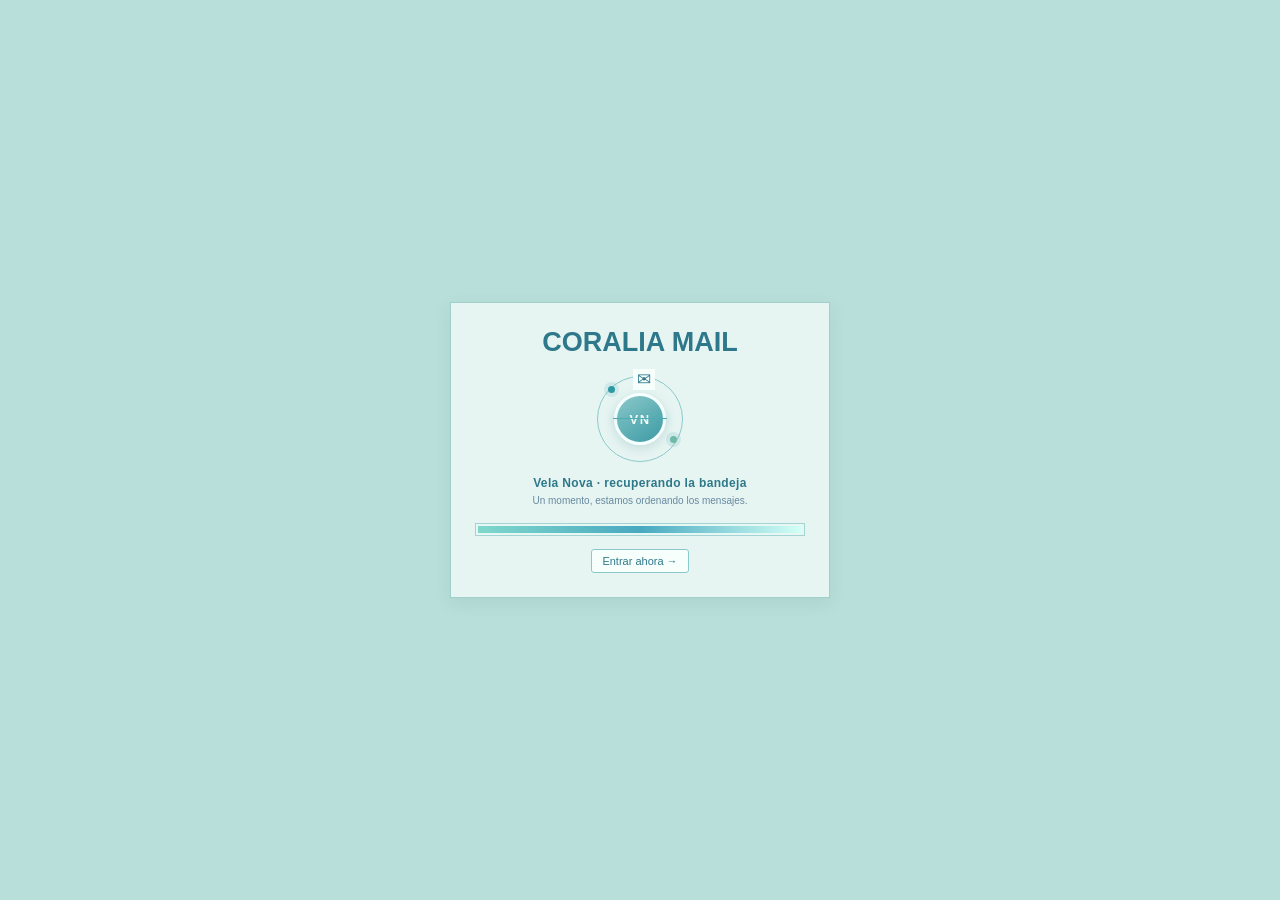
<file: coralia-mail.html>
<!DOCTYPE html>
<html lang="es">
<head>
<meta charset="UTF-8">
<meta name="viewport" content="width=device-width, initial-scale=1.0">
<title>Coralia Mail</title>
<link rel="stylesheet" href="css/coralia-mail.css">
</head>
<body>
<div class="blackout" id="blackout" aria-hidden="true"></div>
<div id="testPanel" style="display:none;position:fixed;z-index:10000;right:12px;bottom:12px;background:#fff6cc;border:2px solid #a68b36;color:#40370c;padding:10px;font:12px Tahoma,Arial,sans-serif;box-shadow:0 2px 12px #0004;border-radius:4px"><strong>MODO DE PRUEBA</strong><div style="margin:5px 0">Progreso local de Coralia</div><button id="resetProgress" type="button">Reiniciar ARG</button></div>
<div class="toast" id="toast" role="button" tabindex="0" aria-label="Abrir el mensaje recibido" aria-live="polite" data-target=""><strong id="toastTitle">Mensajes actualizados..?</strong><span id="toastBody">3 notificaciones nuevas</span></div>
<div class="boot" id="boot" aria-live="polite"><div class="bootbox"><div class="bootlogo">CORALIA MAIL</div><div class="vela-animation" aria-hidden="true"><div class="vela-orbit"><span class="vela-envelope">✉</span></div><div class="vela-initials">VN</div><span class="vela-scan"></span></div><div class="boot-caption">Vela Nova · recuperando la bandeja</div><div class="boot-subcaption">Un momento, estamos ordenando los mensajes.</div><div class="progress"><span></span></div><button type="button" id="skipBoot" class="skip-boot">Entrar ahora →</button></div></div><script>window.setTimeout(()=>{const b=document.getElementById("boot");if(b){b.style.opacity="0";window.setTimeout(()=>b.remove(),750)}},5000);</script>
<header class="topbar"><div class="brand" id="brand">◈ CORALIA MAIL</div><div class="tagline" id="tagline">¡Escribe tu historia!</div><div class="status"><a href="index.html" style="color:inherit;text-decoration:underline;margin-right:8px">← Project Coralia</a> ● Servicio disponible &nbsp; | &nbsp; Coralia Mail v2.6 Beta &nbsp; | &nbsp; 2005</div></header>
<div class="window"><section class="account">
  <div class="windowbar"><span>Bandeja de entrada - Coralia Mail</span><span class="window-controls">_ □ ×</span></div>
  <div class="accountline"><span>Sesión iniciada como: <strong>vela.skyline@coralia.net</strong></span><span>Último acceso: 10/10/2005</span></div>
  <div class="toolbar"><span class="fakebutton" id="composeButton" role="button" tabindex="0">✉ Redactar</span><span class="fakebutton" id="refreshButton" role="button" tabindex="0" aria-disabled="false">↻ Actualizar</span><span class="fakebutton" id="deleteButton" role="button" tabindex="0">▣ Eliminar</span><span class="fakebutton" id="optionsButton" role="button" tabindex="0">⚙ Opciones</span></div>
  <div class="layout">
    <aside class="sidebar"><div class="sidehead">Carpetas personales</div><div class="folder active" data-folder="inbox">▣ Bandeja de entrada <span class="count" id="count-inbox">Calculando…</span></div><div class="folder" data-folder="sent">▤ Mensajes enviados <span class="count" id="count-sent">Calculando…</span></div><div class="folder" data-folder="drafts">▧ Borradores <span class="count" id="count-drafts">Calculando…</span></div><div class="folder" data-folder="trash">♲ Elementos eliminados <span class="count" id="count-trash">0 elementos</span></div><div class="folder" data-folder="junk">▣ Correo no deseado <span class="count" id="count-junk">Calculando…</span></div><div class="side-note">Algunos mensajes podrían no estar disponibles.<br><br>Última sincronización: 10/10/2005 23:41</div></aside>
    <main class="main">
      <div id="inbox">
        <div class="listhead"><span>Remitente</span><span>Asunto</span><span style="text-align:right">Fecha</span></div>
        <div class="mailrow unread" data-mail="support-sync"><span class="sender">soporte@coralia.net</span><span class="subject">¿No encuentras un mensaje?</span><span class="date">11/10/05</span></div>
        <div class="mailrow unread" data-mail="movistar"><span class="sender">Buzon_Movistar_Auto@movistar.com</span><span class="subject">Nuevo mensaje de voz de Movistar - 555-3492</span><span class="date">10/10/05</span></div>
        <div class="mailrow unread" data-mail="inbox-class"><span class="sender">andrea.mora@hotmail.com</span><span class="subject">¿Me pasas los apuntes?</span><span class="date">09/10/05</span></div>
        <div class="mailrow unread" data-mail="inbox-party"><span class="sender">nora.paz@hotmail.com</span><span class="subject">Re: Lo del sábado</span><span class="date">08/10/05</span></div>
        <div class="mailrow unread" data-mail="inbox-random"><span class="sender">rafa_05@hotmail.com</span><span class="subject">jajaja mira esto</span><span class="date">06/10/05</span></div>
        <div class="mailrow unread" data-mail="thread-psyco"><span class="sender">Psyco</span><span class="subject">RE: apodos horribles</span><span class="date">05/10/05</span></div>
        <div class="mailrow unread" data-mail="thread-frenzy"><span class="sender">Frenzy</span><span class="subject">te dejo tunear el correo :)</span><span class="date">04/10/05</span></div>
        <div class="mailrow unread" data-mail="welcome"><span class="sender">Coralia Mail</span><span class="subject">Bienvenida a Coralia</span><span class="date">03/09/05</span></div>

        <div class="empty" id="hint">Sincronización parcial.<br>Algunos mensajes podrían no aparecer en el registro.</div>
      </div>
      <div id="sentbox" style="display:none">
        <div class="listhead"><span>Destinatario</span><span>Asunto</span><span style="text-align:right">Fecha</span></div>
        <div class="mailrow unread" data-mail="sent-party"><span class="sender">nora.paz@hotmail.com</span><span class="subject">Fotos de la fiesta</span><span class="date">10/10/05</span></div>
        <div class="mailrow unread" data-mail="sent-class"><span class="sender">grupo.universidad@hotmail.com</span><span class="subject">Apuntes de la semana</span><span class="date">09/10/05</span></div>
        <div class="mailrow unread" data-mail="sent-psyco" id="sentPsycoRow" style="display:none"><span class="sender">psycoone12@hotmail.com</span><span class="subject">Frenzy URGENTE</span><span class="date">10/10/05</span></div>
        <div class="mailrow unread" data-mail="sent-old"><span class="sender">soporte@coralia.net</span><span class="subject">Problema con la cuenta</span><span class="date">08/10/05</span></div>
        <div class="mailrow unread" data-mail="sent-mom"><span class="sender">nora.paz@hotmail.com</span><span class="subject">No olvides llamar</span><span class="date">07/10/05</span></div>
        <div class="mailrow unread" data-mail="sent-notes"><span class="sender">tutorias@universidad.edu</span><span class="subject">Confirmación de tutoría</span><span class="date">05/10/05</span></div>
      </div>
      <div id="junkbox" style="display:none">
        <div class="listhead"><span>Remitente</span><span>Asunto</span><span style="text-align:right">Fecha</span></div>
        <div class="mailrow unread" data-mail="spam-love" id="spamLoveRow" style="display:none"><span class="sender">Ofertas Tom</span><span class="subject">¿QUIERES CONSEGUIR AMOR?</span><span class="date">10/10/05</span></div>
        <div class="mailrow unread" data-mail="spam-prize"><span class="sender">Premios Internacionales</span><span class="subject">¡Has ganado un teléfono móvil!</span><span class="date">11/10/05</span></div>
        <div class="mailrow unread" data-mail="spam-pharmacy"><span class="sender">Farmacia Mundial</span><span class="subject">RE: Oferta exclusiva — solo hoy</span><span class="date">07/10/05</span></div>
        <div class="mailrow unread" data-mail="spam-chain"><span class="sender">Cadena de la suerte</span><span class="subject">RE: RE: Reenvía esto a 10 personas</span><span class="date">06/10/05</span></div>
        <div class="mailrow unread" data-mail="spam-dialup"><span class="sender">Internet Fácil</span><span class="subject">¡Conéctate más rápido!</span><span class="date">04/10/05</span></div>
      </div>
      <div id="trashbox" style="display:none"><div class="empty">La papelera está vacía.<br><span style="font-size:11px">No hay elementos eliminados.</span></div></div>
      <div id="draftsbox" style="display:none">
        <div class="listhead"><span>Destinatario</span><span>Asunto</span><span style="text-align:right">Fecha</span></div>
        <div class="mailrow unread" data-mail="draft-birthday"><span class="sender">alexasanch3z@hotmail.com</span><span class="subject">Feliz cumple!!</span><span class="date">08/10/05</span></div>
        <div class="mailrow unread" data-mail="draft-question"><span class="sender">(sin destinatario)</span><span class="subject">Pregunta sobre el edificio</span><span class="date">10/10/05</span></div>
      </div>
      
      <!-- Vistas de correos -->
      <div id="localizedMailViews"></div>

    </main>
  </div>
</section>
<div class="unlock"><label for="secret">Buscar un mensaje o introducir una palabra</label><div class="unlockrow"><input id="secret" type="text" placeholder="Escribe aquí..." autocomplete="off"><button id="submit">Buscar</button></div><div class="feedback" id="feedback">Coralia Mail está listo.</div></div>
</div>
<footer class="footer">© 2005 Coralia Network · Todos los derechos reservados · Coralia Mail v2.6 Beta</footer>
<script>
(async function bootLocalizedCoralia(){
  const languageKey = 'coralia_language';
  const savedLanguage = localStorage.getItem(languageKey) || 'es';
  let language = savedLanguage;
  let locale;
  async function loadLocale(lang) {
    const response = await fetch('locales/' + lang + '.json');
    if (!response.ok) throw new Error('No se pudo cargar el idioma: ' + lang);
    return response.json();
  }
  try {
    locale = await loadLocale(language);
  } catch (error) {
    language = 'es';
    locale = await loadLocale('es');
    localStorage.setItem(languageKey, 'es');
  }
  window.CORALIA_LOCALE = locale;
  window.CORALIA_LANGUAGE = language;
  document.documentElement.lang = language;
  const viewsRoot = document.getElementById('localizedMailViews');
  Object.entries(locale.messages || {}).forEach(([key, message]) => {
    const view = document.createElement('div');
    view.className = 'mailview';
    view.id = 'view-' + key;
    view.innerHTML = message.html || '';
    viewsRoot.appendChild(view);
  });
  while (viewsRoot.firstChild) viewsRoot.parentElement.insertBefore(viewsRoot.firstChild, viewsRoot);
  viewsRoot.remove();
  function applyRowTranslations() {
    document.querySelectorAll('.mailrow[data-mail]').forEach(row => {
      const data = (locale.mailRows || {})[row.dataset.mail];
      if (!data) return;
      const sender = row.querySelector('.sender'), subject = row.querySelector('.subject'), date = row.querySelector('.date');
      if (sender) sender.textContent = data.sender;
      if (subject) subject.textContent = data.subject;
      if (date && data.date) date.textContent = data.date;
    });
  }
  applyRowTranslations();
  if (language === 'en') {
function replaceFlexible(value, from, to) {
   value = value.split(from).join(to);
   const pattern = from.split(/\s+/).map(part => part.replace(/[.*+?^${}()|[\]\\]/g, '\\$&')).join('\\s+');
   return value.replace(new RegExp(pattern, 'g'), to);
 }
    const translationPairs = Object.entries(locale.translations || {}).sort((a,b) => b[0].length-a[0].length);
    function translateRoot(root) {
      const walker = document.createTreeWalker(root, NodeFilter.SHOW_TEXT);
      const nodes=[]; while(walker.nextNode()) nodes.push(walker.currentNode);
      nodes.forEach(node => {
        if (!node.nodeValue.trim()) return;
        let value=node.nodeValue;
        translationPairs.forEach(([from,to]) => { if (from) value = replaceFlexible(value, from, to); });
        node.nodeValue=value;
      });
      const attrs=['placeholder','title','aria-label','alt'];
      root.querySelectorAll?.('*').forEach(el=>attrs.forEach(attr=>{
        const value=el.getAttribute(attr); if(!value)return;
        let next=value; translationPairs.forEach(([from,to]) => { if (from) next=replaceFlexible(next,from,to); });
        if(next!==value)el.setAttribute(attr,next);
      }));
    }
    translateRoot(document.body);
    new MutationObserver(records=>records.forEach(record=>{
      if(record.type==='characterData'){
        const node=record.target; let value=node.nodeValue;
        translationPairs.forEach(([from,to])=>{if(from)value=replaceFlexible(value,from,to);});
        if(value!==node.nodeValue) node.nodeValue=value;
      }
      record.addedNodes.forEach(node=>{
        if(node.nodeType===1 && !['SCRIPT','STYLE'].includes(node.tagName)) translateRoot(node);
        else if(node.nodeType===3){let value=node.nodeValue;translationPairs.forEach(([from,to])=>{if(from)value=replaceFlexible(value,from,to);});if(value!==node.nodeValue)node.nodeValue=value;}
      });
    })).observe(document.body,{childList:true,subtree:true,characterData:true});
    document.title='Coralia Mail';
  }
  const dynamicLocale = locale;
  const originalScript = "\n  // v2.6: actualización no destructiva. El progreso previo se conserva.\n  const STORAGE_VERSION_KEY = \"arg_storage_version\";\n  const CURRENT_STORAGE_VERSION = \"2026-10-31-v2.6\";\n  if (localStorage.getItem(STORAGE_VERSION_KEY) !== CURRENT_STORAGE_VERSION) {\n    localStorage.setItem(STORAGE_VERSION_KEY, CURRENT_STORAGE_VERSION);\n  }\n  const boot = document.getElementById('boot');\n  const testMode = new URLSearchParams(window.location.search).get('test') === '1';\n  const testPanel = document.getElementById('testPanel');\n  if (testMode && testPanel) {\n    testPanel.style.display = 'block';\n    document.getElementById('resetProgress').addEventListener('click', () => {\n      Object.keys(localStorage).filter(key => key.startsWith('coralia_') && key !== 'coralia_language').forEach(key => localStorage.removeItem(key));\n      window.location.reload();\n    });\n  }\n  const refreshKey = 'coralia_corruption_loads_v12';\n  const cooldownKey = 'coralia_refresh_cooldown_until_v9';\n  let refreshCount = Number(localStorage.getItem(refreshKey) || '0');\n  const frenzyMailKey = 'coralia_frenzy_mail_persisted_v12';\n  const unknownRoom1Key = 'coralia_unknown_room_1_v9';\n  const unknownRoom2Key = 'coralia_unknown_room_2_v9';\n  const finalMessageKey = 'coralia_final_message_v4';\n  const preparedMessageKey = 'coralia_prepared_message_v1';\n  const spamTomKey = 'coralia_ofertas_tom_visible_v9';\n  const movistarReadKey = 'coralia_movistar_audio_heard_v6';\n  const sentPsycoRevealedKey = 'coralia_sent_psyco_revealed_v6';\n  const postFrenzyUpdatesKey = 'coralia_post_frenzy_updates_v5';\n  const frenzyAudioHeardKey = 'coralia_frenzy_audio_heard_v1';\n  const voidResolvedKey = 'coralia_void_resolved_v1';\n  const voidModeActiveKey = 'coralia_void_mode_active_v1';\n  const dailyMailStageKey = 'coralia_daily_mail_stage_v1';\n  const day12StartedKey = 'coralia_day12_started_v1';\n  const day12StageKey = 'coralia_day12_sync_stage_v1';\n  const day12CompleteKey = 'coralia_day12_sync_complete_v1';\n  const finalDeletedKey = 'coralia_final_message_deleted_v1';\n  const day13MessageKey = 'coralia_day13_derrybound_message_v1';\n  const deletedMessagesKey = 'coralia_deleted_messages_v1';\n  const firstUpdateKey = 'coralia_first_update_seen_v9';\n  const blackoutSeenKey = 'coralia_frenzy_blackout_seen_v9';\n  const readKey = 'coralia_read_messages_v8';\n  \n  let frenzyMailExists = localStorage.getItem(frenzyMailKey) === 'true';\n  let unknownRoom1Exists = localStorage.getItem(unknownRoom1Key) === 'true';\n  let unknownRoom2Exists = localStorage.getItem(unknownRoom2Key) === 'true';\n  let finalMessageExists = localStorage.getItem(finalMessageKey) === 'true';\n  let preparedMessageExists = localStorage.getItem(preparedMessageKey) === 'true';\n  const spamLoveRow = document.getElementById('spamLoveRow');\n  if (spamLoveRow && localStorage.getItem(spamTomKey) === 'true') {\n    spamLoveRow.style.display = 'grid';\n    const prizeRow = document.querySelector('#junkbox [data-mail=\"spam-prize\"]');\n    if (prizeRow && prizeRow.nextSibling !== spamLoveRow) document.getElementById('junkbox').insertBefore(spamLoveRow, prizeRow.nextSibling);\n  }\n\n  function applyCorruptionPhase() {\n    document.body.classList.remove('coralia-pure-green');\n    document.body.classList.toggle('day-13', localStorage.getItem(day13MessageKey) === 'true');\n  }\n\n  function enterVoidMode() {\n    if (localStorage.getItem(voidResolvedKey) === 'true') return;\n    localStorage.setItem(voidModeActiveKey, 'true');\n    document.body.classList.add('coralia-void');\n    document.body.classList.remove('coralia-pure-green');\n  }\n\n  function exitVoidMode() {\n    document.body.classList.remove('coralia-void');\n    localStorage.setItem(voidResolvedKey, 'true');\n    localStorage.removeItem(voidModeActiveKey);\n    applyCorruptionPhase();\n  }\n\n  // Salida de emergencia: nunca depende de que el audio haya terminado ni de Actualizar.\n  const returnVoidButton = document.getElementById('returnVoidButton');\n  if (returnVoidButton) returnVoidButton.addEventListener('click', () => {\n    exitVoidMode();\n    showFolder('inbox');\n    feedback.classList.remove('error');\n    feedback.textContent = 'Has vuelto a Coralia Mail. Pulsa Actualizar cuando quieras continuar.';\n  });\n\n  function dismissBoot(){ if(!boot || !boot.isConnected) return; boot.style.opacity='0'; setTimeout(()=>{if(boot.isConnected)boot.remove();},750); }\n  document.getElementById('skipBoot')?.addEventListener('click',dismissBoot);\n  // Locale loading can finish after the window load event; never wait for that event here.\n  setTimeout(dismissBoot,1700);\n  \n  const folderBoxes = {\n    inbox: document.getElementById('inbox'), sent: document.getElementById('sentbox'),\n    junk: document.getElementById('junkbox'), trash: document.getElementById('trashbox'),\n    drafts: document.getElementById('draftsbox')\n  };\n  let currentFolder = 'inbox';\n  let currentView = '';\n  const feedback = document.getElementById('feedback');\n  const input = document.getElementById('secret');\n  let unlocked = { recovered:false, frenzy:false, unknownRoom1:false, unknownRoom2:false, finalMessage:false };\n\n  function openView(name) {\n    currentView = name;\n    // Mantener visible la lista de la carpeta actual en escritorio; el mensaje abre a su derecha.\n    Object.entries(folderBoxes).forEach(([key, el]) => { if (el) el.style.display = key === currentFolder ? 'block' : 'none'; });\n    document.querySelectorAll('.mailview').forEach(el => el.classList.remove('show'));\n    const view = document.getElementById('view-' + name);\n    const main = document.querySelector('.main');\n    // Most mail views were outside .main in the markup, so they fell beneath the list.\n    // Put the selected view beside the active folder list; the mobile media query stacks it.\n    if (view && main && view.parentElement !== main) main.appendChild(view);\n    if (view) view.classList.add('show');\n    if (main) main.classList.add('mail-open');\n    if (name === 'frenzy' && localStorage.getItem(voidResolvedKey) !== 'true') enterVoidMode();\n    else if (localStorage.getItem(voidResolvedKey) === 'true') applyCorruptionPhase();\n  }\n\n  function showFolder(name) {\n    currentFolder = name;\n    currentView = '';\n    const main = document.querySelector('.main');\n    if (main) main.classList.remove('mail-open');\n    document.querySelectorAll('.mailview').forEach(el => el.classList.remove('show'));\n    Object.entries(folderBoxes).forEach(([key, el]) => { if (el) el.style.display = key === name ? 'block' : 'none'; });\n    document.querySelectorAll('[data-folder]').forEach(el => el.classList.toggle('active', el.dataset.folder === name));\n    const title = document.querySelector('.windowbar span');\n    const labels = { inbox:'Bandeja de entrada', sent:'Mensajes enviados', junk:'Correo no deseado', trash:'Elementos eliminados', drafts:'Borradores' };\n    if (title) title.textContent = (labels[name] || 'Bandeja de entrada') + ' - Coralia Mail';\n  }\n\n  function backToFolder() { currentView = ''; showFolder(currentFolder); }\n  document.querySelectorAll('[data-folder]').forEach(folder => folder.addEventListener('click', () => showFolder(folder.dataset.folder)));\n  \n  function messageKey(row) { return row.dataset.mail || row.dataset.dynamicMail || ''; }\n  function getReadMessages() { try { return JSON.parse(localStorage.getItem(readKey) || '[]'); } catch (_) { return []; } }\n  \n  function updateUnreadCounts() {\n    const mapping = { inbox:['#inbox','#count-inbox'], sent:['#sentbox','#count-sent'], drafts:['#draftsbox','#count-drafts'], trash:['#trashbox','#count-trash'], junk:['#junkbox','#count-junk'] };\n    Object.entries(mapping).forEach(([name, pair]) => {\n      const container = document.querySelector(pair[0]);\n      const badge = document.querySelector(pair[1]);\n      if (!container || !badge) return;\n      const visibleRows = Array.from(container.querySelectorAll('.mailrow')).filter(row => row.style.display !== 'none');\n      if (name === 'trash') {\n        const total = visibleRows.length;\n        badge.textContent = total + (total === 1 ? ' elemento' : ' elementos');\n      } else {\n        const unread = visibleRows.filter(row => row.classList.contains('unread')).length;\n        badge.textContent = unread ? (unread + ' sin leer') : '0 sin leer';\n      }\n    });\n  }\n\n  function markRead(row) {\n    const key = messageKey(row);\n    if (key) {\n      const read = getReadMessages();\n      if (!read.includes(key)) read.push(key);\n      localStorage.setItem(readKey, JSON.stringify(read));\n    }\n    row.classList.remove('unread');\n    updateUnreadCounts();\n  }\n\n  function bindMailRow(row) { row.addEventListener('click', () => { markRead(row); openView(row.dataset.mail || row.dataset.dynamicMail); }); }\n  \n  const previouslyRead = getReadMessages();\n  document.querySelectorAll('.mailrow').forEach(row => {\n    if (previouslyRead.includes(messageKey(row))) row.classList.remove('unread');\n    bindMailRow(row);\n  });\n  updateUnreadCounts();\n  document.querySelectorAll('[data-back]').forEach(btn => btn.addEventListener('click', backToFolder));\n\n  function insertInboxRow(sender, subject, date, viewName) {\n    let row = document.querySelector('#inbox [data-dynamic-mail=\"' + viewName + '\"]');\n    if (row) {\n      row.querySelector('.date').textContent = date;\n      return;\n    }\n    row = document.createElement('div');\n    row.className = 'mailrow unread';\n    row.dataset.dynamicMail = viewName;\n    if (getReadMessages().includes(viewName)) row.classList.remove('unread');\n    row.innerHTML = '<span class=\"sender\"></span><span class=\"subject\"></span><span class=\"date\"></span>';\n    row.querySelector('.sender').textContent = sender;\n    row.querySelector('.subject').textContent = subject;\n    row.querySelector('.date').textContent = date;\n    bindMailRow(row);\n    const inbox = document.getElementById('inbox');\n    const firstMail = inbox.querySelector('.mailrow');\n    inbox.insertBefore(row, firstMail || document.getElementById('hint'));\n    updateUnreadCounts();\n  }\n\n  function insertDay12Row(folderName, sender, subject, date, viewName) {\n    const boxId = folderName === 'sent' ? 'sentbox' : folderName === 'drafts' ? 'draftsbox' : 'inbox';\n    const box = document.getElementById(boxId);\n    if (!box) return;\n    let row = box.querySelector('[data-dynamic-mail=\"' + viewName + '\"]');\n    if (row) { const dateNode = row.querySelector('.date'); if (dateNode) dateNode.textContent = date; return row; }\n    const empty = box.querySelector('.empty'); if (empty) empty.remove();\n    row = document.createElement('div');\n    row.className = 'mailrow' + (folderName === 'drafts' ? '' : ' unread');\n    row.dataset.dynamicMail = viewName;\n    if (getReadMessages().includes(viewName)) row.classList.remove('unread');\n    row.innerHTML = '<span class=\"sender\"></span><span class=\"subject\"></span><span class=\"date\"></span>';\n    row.querySelector('.sender').textContent = sender;\n    row.querySelector('.subject').textContent = subject;\n    row.querySelector('.date').textContent = date;\n    row.addEventListener('click', () => { markRead(row); showFolder(folderName); openView(viewName); });\n    const first = box.querySelector('.mailrow');\n    box.insertBefore(row, first || box.firstChild);\n    updateUnreadCounts();\n    return row;\n  }\n\n  function addDay12Message(key) {\n    const data = ((window.CORALIA_LOCALE || {}).dynamicRows || {})[key];\n    if (!data) return;\n    if (key === 'prepared-message' && !preparedMessageExists) {\n      preparedMessageExists = true;\n      localStorage.setItem(preparedMessageKey, 'true');\n    }\n    insertDay12Row(data.folder || 'inbox', data.sender, data.subject, data.date, key);\n    if (key === 'prepared-message') moveWeirdMessagesToTrash();\n  }\n\n  const day12Stages = [\n    ['day12-vela-andrea','day12-vela-rushia'],\n    ['day12-rushia-followup','day12-vela-psyco'],\n    ['day12-vela-lewis','day12-lewis-followup'],\n    ['day12-nora','day12-andrea'],\n    ['day12-rafa','day12-sync-attachment'],\n    ['day12-unknown-1','prepared-message']\n  ];\n\n  function applyDayTheme() {\n    const isDay11 = frenzyMailExists && localStorage.getItem(day12StartedKey) !== 'true';\n    document.body.classList.toggle('day-11', isDay11);\n  }\n\n  function restoreDay12Messages() {\n    const count = Math.min(6, Number(localStorage.getItem(day12StageKey) || '0'));\n    for (let i=0; i<count; i++) day12Stages[i].forEach(addDay12Message);\n    if (localStorage.getItem(day13MessageKey) === 'true') {\n      addDay12Message('day13-derrybound');\n      document.body.classList.add('day-13');\n    }\n    applyDayTheme();\n    if (count >= 6) {\n      const sideNote = document.querySelector('.sidebar .side-note');\n      if (sideNote) sideNote.innerHTML = 'Algunos mensajes podrían no estar disponibles.<br><br>Última sincronización: 13/10/2005 00:03';\n    }\n  }\n\n  function advanceDay12Sync() {\n    const current = Number(localStorage.getItem(day12StageKey) || '0');\n    if (current >= 6) {\n      if (localStorage.getItem(day13MessageKey) !== 'true') {\n        addDay12Message('day13-derrybound');\n        localStorage.setItem(day13MessageKey, 'true');\n        document.body.classList.remove('day-11', 'coralia-pure-green', 'coralia-void');\n        document.body.classList.add('day-13');\n        const sideNote = document.querySelector('.sidebar .side-note');\n        if (sideNote) sideNote.innerHTML = 'Algunos mensajes podrían no estar disponibles.<br><br>Última sincronización: 13/10/2005 00:03';\n        const lastAccess = document.querySelector('.accountline span:last-child');\n        if (lastAccess) lastAccess.textContent = 'Último acceso: 13/10/2005';\n        feedback.classList.remove('error');\n        feedback.textContent = 'Nuevo mensaje recibido: Derrybound.';\n        showToast('13 de octubre de 2005', 'Derrybound: Los tengo.', 4800, 'day13-derrybound');\n        updateUnreadCounts();\n      } else {\n        feedback.textContent = 'La sincronización del 13 de octubre ya terminó.';\n        feedback.classList.remove('error');\n      }\n      return;\n    }\n    const next = current + 1;\n    localStorage.setItem(day12StageKey, String(next));\n    day12Stages[next-1].forEach(addDay12Message);\n    document.body.classList.remove('day-11');\n    const times = ['07:56','09:21','11:18','14:05','18:06','23:59'];\n    const sideNote = document.querySelector('.sidebar .side-note');\n    if (sideNote) sideNote.innerHTML = 'Algunos mensajes podrían no estar disponibles.<br><br>Última sincronización: 12/10/2005 ' + times[next-1];\n    const lastAccess = document.querySelector('.accountline span:last-child');\n    if (lastAccess) lastAccess.textContent = 'Último acceso: ' + (next === 6 ? '13/10/2005' : '12/10/2005');\n    feedback.classList.remove('error');\n    feedback.textContent = 'Sincronización ' + next + ' de 6 completada. Se han recuperado nuevos mensajes.';\n    showToast(next === 6 ? 'Sincronización finalizada' : 'Mensajes recuperados · ' + next + '/6',\n      next === 6 ? 'La bandeja ha terminado de reconstruirse. Hay registros nuevos.' : 'Se han añadido dos mensajes a la cuenta.', 3600);\n    localStorage.setItem(cooldownKey, String(Date.now() + 1800));\n    if (next === 6) {\n      localStorage.setItem(day12CompleteKey, 'true');\n      if (sideNote) sideNote.innerHTML = 'Algunos mensajes podrían no estar disponibles.<br><br>Última sincronización: 13/10/2005 00:03';\n      feedback.textContent = '12 mensajes recuperados. La cuenta ha avanzado al 13 de octubre de 2005.';\n    }\n    refreshCooldown();\n    updateUnreadCounts();\n  }\n\n  function deleteFinalMessage() {\n    localStorage.setItem(finalDeletedKey, 'true');\n    localStorage.setItem(day12StartedKey, 'true');\n    localStorage.setItem(day12StageKey, '0');\n    const row = document.querySelector('#inbox [data-dynamic-mail=\"final-message\"]');\n    if (row) row.remove();\n    finalMessageExists = false;\n    localStorage.removeItem(finalMessageKey);\n    localStorage.removeItem(cooldownKey);\n    const view = document.getElementById('view-final-message');\n    if (view) view.classList.remove('show');\n    document.body.classList.remove('day-11');\n    showFolder('inbox');\n    feedback.classList.remove('error');\n    feedback.textContent = 'El mensaje FINAL se eliminó. La actualización vuelve a responder.';\n    showToast('Mensaje eliminado', 'La bandeja vuelve a aceptar actualizaciones.', 3500);\n    refreshCooldown();\n    updateUnreadCounts();\n  }\n\n  function addMessage(key) {\n    if (key.startsWith('day12-')) { addDay12Message(key); updateUnreadCounts(); return; }\n    if (key === 'recovered' && !unlocked.recovered) {\n      unlocked.recovered = true;\n      insertInboxRow('[remitente desconocido]', 'Mensaje recuperado', '11/10/05', 'recovered');\n    }\n    if (key === 'frenzy' && !unlocked.frenzy) {\n      unlocked.frenzy = true;\n      insertInboxRow('Frenzy', 'Gracias por preocuparte.', '11/10/05', 'frenzy');\n    }\n    if (key === 'unknown-room-1' && !unlocked.unknownRoom1) {\n      unlocked.unknownRoom1 = true;\n      unknownRoom1Exists = true;\n      localStorage.setItem(unknownRoom1Key, 'true');\n      insertInboxRow('usuario_desconocido@coralia.net', '¿Cuántas puertas había?', '11/10/05', 'unknown-room-1');\n    }\n    if (key === 'unknown-room-2' && !unlocked.unknownRoom2) {\n      unlocked.unknownRoom2 = true;\n      unknownRoom2Exists = true;\n      localStorage.setItem(unknownRoom2Key, 'true');\n      insertInboxRow('usuario_desconocido@coralia.net', 'La habitación sin ventanas', '11/10/05', 'unknown-room-2');\n    }\n    if (key === 'final-message' && !unlocked.finalMessage) {\n      unlocked.finalMessage = true;\n      insertInboxRow('vela.skyline@coralia.net', 'FINAL', '11/10/05', 'final-message');\n    }\n    const postVoid = localStorage.getItem(voidResolvedKey) === 'true';\n    const dayShort = postVoid ? '11/10/05' : '10/10/05';\n    const dayLong = postVoid ? 'Martes, 11 de octubre de 2005' : 'Lunes, 10 de octubre de 2005';\n    if (key === 'breakfast-note') insertInboxRow('Nora Paz', '¿Vas a desayunar?', '10/10/05 08:03', 'breakfast-note');\n    if (key === 'reload-clue') insertInboxRow('sistema@coralia.net', 'Una nota de sincronización', '10/10/05 08:04', 'reload-clue');\n    if (key === 'hospital-papers') insertInboxRow('Hospital Central', 'Documentación pendiente', '10/10/05 16:03', 'hospital-papers');\n    if (key === 'post-psyco') insertInboxRow('Psyco', 'Vela, contesta cuando despiertes', '11/10/05 00:26', 'post-psyco');\n    if (key === 'post-rushia') insertInboxRow('Rushia', 'Te guardé el puesto', '11/10/05 10:18', 'post-rushia');\n    if (key === 'post-lewis') insertInboxRow('Lewis', '¿Tienes los apuntes de hoy?', '11/10/05 16:42', 'post-lewis');\n    if (key === 'daily-friend') {\n      insertInboxRow('Rafa · rafa_05@hotmail.com', '¿Te fuiste tan rápido?', dayShort + ' 09:14', 'daily-friend');\n      const date = document.querySelector('#view-daily-friend .message-date'); if (date) date.textContent = dayLong + ', 09:14';\n    }\n    if (key === 'sync-incomplete') {\n      insertInboxRow('Coralia Mail', 'Sincronización incompleta', dayShort + ' 11:06', 'sync-incomplete');\n      const date = document.querySelector('#view-sync-incomplete .message-date'); if (date) date.textContent = dayLong + ', 11:06';\n    }\n    if (key === 'did-you-get-it') {\n      insertInboxRow('Andrea', '¿Te llegó lo que te mandé?', dayShort + ' 15:37', 'did-you-get-it');\n      const date = document.querySelector('#view-did-you-get-it .message-date'); if (date) date.textContent = dayLong + ', 15:37';\n    }\n    if (key === 'halloween-event') insertInboxRow('Moda Coralia', 'Halloween está a la vuelta de la esquina', '10/10/05 09:36', 'halloween-event');\n    if (key === 'halloween-costume') insertInboxRow('Andrea', '¿Ya sabes de qué te vas a disfrazar?', '10/10/05 10:12', 'halloween-costume');\n    if (key === 'halloween-party') insertInboxRow('Rafa', 'Re: ¿Hacemos algo para Halloween?', '10/10/05 14:48', 'halloween-party');\n    if (key === 'prepared-message') {\n      if (!preparedMessageExists) {\n        preparedMessageExists = true;\n        localStorage.setItem(preparedMessageKey, 'true');\n      }\n      insertInboxRow('bofinderdy@howmail.html', '¿PREPARADOS?', '12/10/05 00:14', 'prepared-message');\n      applyCorruptionPhase();\n    }\n    updateUnreadCounts();\n  }\n\n  function insertTrashRow(sender, subject, date, viewName, glitched=true) {\n    const box = document.getElementById('trashbox');\n    let row = box.querySelector('[data-dynamic-mail=\"' + viewName + '\"]');\n    if (row) return row;\n    const empty = box.querySelector('.empty');\n    if (empty) empty.remove();\n    row = document.createElement('div');\n    row.className = glitched ? 'mailrow glitched' : 'mailrow';\n    row.dataset.dynamicMail = viewName;\n    row.innerHTML = '<span class=\"sender\"></span><span class=\"subject\"></span><span class=\"date\"></span>';\n    row.querySelector('.sender').textContent = sender;\n    row.querySelector('.subject').textContent = subject;\n    row.querySelector('.date').textContent = date;\n    bindMailRow(row);\n    box.appendChild(row);\n    return row;\n  }\n\n  function getDeletedMessages() {\n    try {\n      const value = JSON.parse(localStorage.getItem(deletedMessagesKey) || '[]');\n      return Array.isArray(value) ? value : [];\n    } catch (_) { return []; }\n  }\n\n  function restoreDeletedMessages() {\n    getDeletedMessages().forEach(key => {\n      const alreadyInTrash = Array.from(document.querySelectorAll('#trashbox .mailrow')).some(row => messageKey(row) === key);\n      if (alreadyInTrash) return;\n      const row = Array.from(document.querySelectorAll('.mailrow')).find(item =>\n        !item.closest('#trashbox') && messageKey(item) === key\n      );\n      if (!row) return;\n      const sender = row.querySelector('.sender')?.textContent || 'Remitente desconocido';\n      const subject = row.querySelector('.subject')?.textContent || 'Mensaje eliminado';\n      const date = row.querySelector('.date')?.textContent || '';\n      row.remove();\n      insertTrashRow(sender, subject, date, key, false);\n    });\n    updateUnreadCounts();\n  }\n\n  function moveWeirdMessagesToTrash() {\n    if (localStorage.getItem(preparedMessageKey) !== 'true') return;\n    const items = [\n      { key:'unknown-room-1', sender:'u̸s̴u̶a̷r̸i̷o̴_̶d̸e̷s̷c̸o̷n̵o̶c̴i̷d̵o̴', subject:'¿Cuántas pue�tas hab██?', date:'11/10/05 01:26' },\n      { key:'unknown-room-2', sender:'u̸s̴u̶a̷r̸i̷o̴_̶d̸e̷s̷c̸o̷n̵o̶c̴i̷d̵o̴', subject:'La habitaci▒n sin venta▒as', date:'11/10/05 02:11' },\n      { key:'recovered', sender:'[remitente d̷e̸s̷c̴o̵n̷o̴c̵i̷d̵o̴]', subject:'M̸e̷n̵s̶a̵j̷e̴ r̸e̷c̵u̸p̷e̴r̷a̵d̴o̸', date:'11/10/05 00:03' }\n    ];\n    items.forEach(item => {\n      const inboxRow = document.querySelector('#inbox [data-dynamic-mail=\"' + item.key + '\"]');\n      const exists = item.key === 'unknown-room-1' ? unknownRoom1Exists : item.key === 'unknown-room-2' ? unknownRoom2Exists : unlocked.recovered || !!document.querySelector('#inbox [data-dynamic-mail=\"recovered\"]');\n      if (!exists) return;\n      if (inboxRow) inboxRow.remove();\n      const read = getReadMessages();\n      if (!read.includes(item.key)) { read.push(item.key); localStorage.setItem(readKey, JSON.stringify(read)); }\n      insertTrashRow(item.sender, item.subject, item.date, item.key);\n      const view = document.getElementById('view-' + item.key);\n      if (view) {\n        view.classList.add('glitched-view');\n        const h2 = view.querySelector('h2');\n        const meta = view.querySelector('.meta');\n        const body = view.querySelector('.bodytext');\n        if (item.key === 'unknown-room-1') {\n          if (h2) h2.textContent = '¿Cuántas pue�tas hab██?';\n          if (meta) meta.innerHTML = 'De: u̸s̴u̶a̷r̸i̷o̴_̶d̸e̷s̷c̸o̷n̵o̶c̴i̷d̵o̴@coralia.net<br>Para: vela.skyline@coralia.net<br>Fecha: 11/10/2005, 01:26<br>[REGISTRO DE ELIMINACIÓN DAÑADO]';\n          if (body) body.textContent = `No recuerdo que hubiera tantas pue�tas.\\n\\nLa habitación del fondo no estaba en el plano. Desde el pasillo parecía pequeña, pero por dentro seguía y seguía.\\n\\n¿Tú también la viste?\\n\\n[ERROR: FRAGMENTO RECUPERADO]`;\n        } else if (item.key === 'unknown-room-2') {\n          if (h2) h2.textContent = 'La habitaci▒n sin venta▒as';\n          if (meta) meta.innerHTML = 'De: u̸s̴u̶a̷r̸i̷o̴_̶d̸e̷s̷c̸o̷n̵o̶c̴i̷d̵o̴@coralia.net<br>Para: vela.skyline@coralia.net<br>Fecha: 11/10/2005, 02:11<br>[MENSAJE PARCIALMENTE SOBRESCRITO]';\n          if (body) body.textContent = `Había una silla en el centro. N̸a̴d̷a̶ m̸á̷s̵.\\n\\nNo había ventanas, pero entraba luz por alguna parte. Cuando me di la vuelta, la puerta ya no estaba donde la había dejado.\\n\\nNo vuelvas a buscarla.\\n\\n[ELIMINADO POR VELA · CONTENIDO INESTABLE]`;\n        } else {\n          if (h2) h2.textContent = 'M̸e̷n̵s̶a̵j̷e̴ r̸e̷c̵u̸p̷e̴r̷a̵d̴o̸';\n          if (meta) meta.innerHTML = 'De: [D̷A̸T̷O̴ C̷O̴R̷R̷U̸P̴T̸O̴]<br>Para: vela.skyline@coralia.net<br>Fecha: 11/10/2005, 00:03<br>[CABECERA NO DISPONIBLE]';\n          if (body) body.textContent = `Este mensaje no debería aparecer aquí.\\n\\nSi has conseguido verlo, significa que todavía queda algo en esta cuenta que no pudieron borrar.\\n\\n[EL REGISTRO YA NO COINCIDE CON SU COPIA]`;\n        }\n      }\n    });\n    updateUnreadCounts();\n  }\n\n  function recordCodeUsage(id) {\n    let used=[];\n    try { const value=JSON.parse(localStorage.getItem('coralia_codes_used_v1')||'[]'); if(Array.isArray(value)) used=value; } catch (_) {}\n    if(!used.includes(id)){used.push(id);localStorage.setItem('coralia_codes_used_v1',JSON.stringify(used));}\n  }\n\n  function search() {\n    const value = input.value.trim().toLowerCase();\n    feedback.classList.remove('error');\n    if (!value) { feedback.textContent = 'Escribe algo para buscar.'; feedback.classList.add('error'); return; }\n    \n    if (value === '555-3492' || value === '3492') {\n      recordCodeUsage('voice-5553492');\n      openView('cuerpo-fallido');\n      feedback.textContent = 'Código de buzón reconocido. Abriendo archivo...';\n      input.value = '';\n      return;\n    }\n\n    if (value === 'busca cuerpos' || value === 'buscacuerpos' || value === 'criatura') {\n      recordCodeUsage('entity');\n      openView('busca-cuerpos');\n      feedback.textContent = 'Entidad localizada. Mostrando registro...';\n      input.value = '';\n      return;\n    }\n\n    const routes = {\n      'coralia': () => { recordCodeUsage('recovery'); addMessage('recovered'); feedback.textContent = 'Se ha recuperado un mensaje de la cuenta.'; },\n      'sincronizacion': () => { recordCodeUsage('sync'); openView('sync-incomplete'); feedback.textContent = 'Mensaje encontrado.'; },\n      'sincronización': () => { recordCodeUsage('sync'); openView('sync-incomplete'); feedback.textContent = 'Mensaje encontrado.'; },\n      'recuperar': () => { recordCodeUsage('recovery'); addMessage('recovered'); feedback.textContent = 'Se ha recuperado un mensaje de la cuenta.'; },\n      'recuperado': () => { recordCodeUsage('recovery'); addMessage('recovered'); feedback.textContent = 'Se ha recuperado un mensaje de la cuenta.'; },\n      '03:17': () => { recordCodeUsage('hidden-room'); openView('hidden-room'); feedback.textContent = 'Abriendo archivo temporal...'; },\n      '0317': () => { recordCodeUsage('hidden-room'); openView('hidden-room'); feedback.textContent = 'Abriendo archivo temporal...'; },\n      'no estabas sola': () => { recordCodeUsage('hidden-note'); openView('hidden-note'); feedback.textContent = 'Se ha encontrado una nota oculta.'; },\n      '199.7': () => { recordCodeUsage('hidden-note'); openView('hidden-note'); feedback.textContent = 'Se ha encontrado una nota oculta.'; },\n      'habitacion': () => { if (unknownRoom1Exists) { recordCodeUsage('room'); openView('unknown-room-1'); feedback.textContent = 'Mensaje encontrado.'; } else { feedback.textContent = 'No se encontraron resultados.'; feedback.classList.add('error'); } },\n      'habitación': () => { if (unknownRoom1Exists) { openView('unknown-room-1'); feedback.textContent = 'Mensaje encontrado.'; } else { feedback.textContent = 'No se encontraron resultados.'; feedback.classList.add('error'); } },\n      'amor': () => { recordCodeUsage('spam-love'); showFolder('junk'); openView('spam-love'); feedback.textContent = 'Coincidencia encontrada en correo no deseado.'; },\n      'ofertas tom': () => { recordCodeUsage('spam-love'); showFolder('junk'); openView('spam-love'); feedback.textContent = 'Coincidencia encontrada en correo no deseado.'; }\n    };\n    if (['grabadora','frenzy','preocuparte'].includes(value)) {\n      if (!frenzyMailExists) {\n        feedback.textContent = 'No se encontraron resultados. La cuenta todavía está sincronizando.';\n        feedback.classList.add('error'); input.value = ''; return;\n      }\n      recordCodeUsage('frenzy');\n      addMessage('frenzy'); feedback.textContent = 'Se ha recuperado un mensaje de la cuenta.'; input.value = ''; return;\n    }\n    if (routes[value]) { routes[value](); input.value = ''; return; }\n    feedback.textContent = 'No se encontraron resultados.'; feedback.classList.add('error');\n  }\n\n  document.getElementById('submit').addEventListener('click', search);\n  input.addEventListener('keydown', e => { if (e.key === 'Enter') search(); });\n\n  const refreshButton = document.getElementById('refreshButton');\n  const tagline = document.getElementById('tagline');\n  const toast = document.getElementById('toast');\n  const toastTitle = document.getElementById('toastTitle');\n  const toastBody = document.getElementById('toastBody');\n  let toastTimer;\n  const notificationAudio = new Audio('mail_notification.wav');\n  function playNotificationSound() {\n    try {\n      notificationAudio.currentTime = 0;\n      const playback = notificationAudio.play();\n      if (playback && typeof playback.catch === 'function') playback.catch(() => playFallbackChime());\n    } catch (_) { playFallbackChime(); }\n  }\n  function playFallbackChime() {\n    try {\n      const AudioContextClass = window.AudioContext || window.webkitAudioContext;\n      if (!AudioContextClass) return;\n      const ctx = new AudioContextClass();\n      const now = ctx.currentTime;\n      [880, 1174.66].forEach((frequency, i) => {\n        const oscillator = ctx.createOscillator();\n        const gain = ctx.createGain();\n        oscillator.type = 'sine';\n        oscillator.frequency.value = frequency;\n        gain.gain.setValueAtTime(0.0001, now + i * 0.09);\n        gain.gain.exponentialRampToValueAtTime(0.12, now + i * 0.09 + 0.015);\n        gain.gain.exponentialRampToValueAtTime(0.0001, now + i * 0.09 + 0.18);\n        oscillator.connect(gain); gain.connect(ctx.destination);\n        oscillator.start(now + i * 0.09); oscillator.stop(now + i * 0.09 + 0.2);\n      });\n      setTimeout(() => ctx.close(), 600);\n    } catch (_) { /* Audio is optional if the browser blocks it. */ }\n  }\n\n  if (localStorage.getItem(firstUpdateKey) === 'true') { \n    document.body.classList.add('coralia-tagline-gone'); \n    if (tagline && !frenzyMailExists) tagline.textContent = refreshCount === 1 ? '¡No olvides los mensajes!' : 'Estate atento, nunca sabes cuándo llegará un mensaje importante.'; \n  }\n\n  function showToast(title, body, duration=4500, target='') {\n    toastTitle.textContent = title;\n    toastBody.textContent = body;\n    toast.dataset.target = target || '';\n    toast.setAttribute('aria-label', target ? 'Abrir mensaje: ' + body : 'Notificación: ' + body);\n    toast.classList.add('show');\n    if (target) playNotificationSound();\n    clearTimeout(toastTimer);\n    toastTimer = setTimeout(() => toast.classList.remove('show'), duration);\n  }\n\n  function openToastMessage() {\n    const target = toast.dataset.target;\n    if (!target) return;\n    const row = Array.from(document.querySelectorAll('.mailrow')).find(item =>\n      item.dataset.mail === target || item.dataset.dynamicMail === target\n    );\n    if (row) {\n      markRead(row);\n      const folderForBox = { inbox:'inbox', sentbox:'sent', junkbox:'junk', trashbox:'trash', draftsbox:'drafts' };\n      const folder = folderForBox[row.parentElement && row.parentElement.id] || currentFolder;\n      showFolder(folder);\n      openView(target);\n      toast.classList.remove('show');\n    } else {\n      openView(target);\n      toast.classList.remove('show');\n    }\n  }\n  toast.addEventListener('click', openToastMessage);\n  toast.addEventListener('keydown', event => {\n    if ((event.key === 'Enter' || event.key === ' ') && toast.dataset.target) {\n      event.preventDefault(); openToastMessage();\n    }\n  });\n\n  function refreshCooldown() {\n    const until = Number(localStorage.getItem(cooldownKey) || '0');\n    const remaining = Math.ceil((until - Date.now()) / 1000);\n    if (remaining > 0) {\n      refreshButton.classList.add('cooldown');\n      refreshButton.setAttribute('aria-disabled', 'true');\n      refreshButton.textContent = '↻ Actualizar';\n      refreshButton.title = 'La sincronización todavía está bloqueada.';\n    } else {\n      refreshButton.classList.remove('cooldown');\n      refreshButton.setAttribute('aria-disabled', 'false');\n      refreshButton.textContent = '↻ Actualizar';\n      refreshButton.removeAttribute('title');\n    }\n  }\n\n  function triggerBlackout() {\n    if (localStorage.getItem(blackoutSeenKey)) return;\n    localStorage.setItem(blackoutSeenKey, 'true');\n    const blackout = document.getElementById('blackout');\n    blackout.classList.add('active');\n    setTimeout(() => {\n      blackout.classList.add('fadeout');\n      setTimeout(() => blackout.classList.remove('active','fadeout'), 1300);\n    }, 3800);\n  }\n\n  function revealSentPsyco() {\n    if (localStorage.getItem(sentPsycoRevealedKey) === 'true') return;\n    localStorage.setItem(sentPsycoRevealedKey, 'true');\n    const row = document.getElementById('sentPsycoRow');\n    if (row) {\n      row.style.display = 'grid';\n      const sentBox = document.getElementById('sentbox');\n      const firstSentRow = sentBox && sentBox.querySelector('.mailrow');\n      if (sentBox && firstSentRow && firstSentRow !== row) sentBox.insertBefore(row, firstSentRow);\n      const date = row.querySelector('.date');\n      if (date) date.textContent = '11/10/05';\n    }\n    const messageDate = document.getElementById('sentPsycoDate');\n    if (messageDate) messageDate.textContent = 'Martes, 11 de octubre de 2005, 00:12';\n    const sideNote = document.querySelector('.sidebar .side-note');\n    if (sideNote) sideNote.innerHTML = 'Algunos mensajes podrían no estar disponibles.<br><br>Última sincronización: 11/10/2005 00:17';\n    const lastAccess = document.querySelector('.accountline span:last-child');\n    if (lastAccess) lastAccess.textContent = 'Último acceso: 11/10/2005';\n    updateUnreadCounts();\n    showToast('Mensaje recuperado', 'Se restauró el correo que Vela envió a Psyco.', 5000);\n  }\n\n  function revealFrenzyMail() {\n    if (frenzyMailExists) return;\n    localStorage.setItem(frenzyMailKey, 'true');\n    frenzyMailExists = true;\n    applyDayTheme();\n    addMessage('frenzy');\n    revealSentPsyco();\n    triggerBlackout();\n    showToast('Nuevo mensaje', 'Frenzy · Gracias por preocuparte.', 5000, 'frenzy');\n    feedback.textContent = 'Se detectó un mensaje sin registro de envío.';\n  }\n\n  function allInitialInboxMessagesRead() {\n    const read = getReadMessages();\n    const initialIds = ['movistar','welcome','support-sync','inbox-class','inbox-party','inbox-random','thread-frenzy','thread-psyco'];\n    return initialIds.every(id => read.includes(id));\n  }\n\n  function revealPostFrenzyMessages() {\n    const postCount = Number(localStorage.getItem(postFrenzyUpdatesKey) || '0') + 1;\n    localStorage.setItem(postFrenzyUpdatesKey, String(postCount));\n\n    if (postCount === 1) {\n      addMessage('post-psyco');\n      revealSentPsyco();\n      const sideNote = document.querySelector('.sidebar .side-note');\n      if (sideNote) sideNote.innerHTML = 'Algunos mensajes podrían no estar disponibles.<br><br>Última sincronización: 11/10/2005 00:26';\n      showToast('Mensaje recibido · 00:26', 'Psyco · Vela, contesta cuando despiertes', 4500, 'post-psyco');\n    } else if (postCount === 2) {\n      addMessage('daily-friend');\n      addMessage('post-rushia');\n      showToast('Mensajes recibidos · mañana', 'Rafa y Rushia te han escrito.', 4200, 'post-rushia');\n    } else if (postCount === 3) {\n      addMessage('sync-incomplete');\n      addMessage('unknown-room-1');\n      showToast('Mensajes recibidos', 'Hay un mensaje nuevo y otro sin remitente verificable.', 4200, 'unknown-room-1');\n    } else if (postCount === 4) {\n      addMessage('did-you-get-it');\n      addMessage('post-lewis');\n      addMessage('unknown-room-2');\n      showToast('Mensajes recibidos · tarde', 'Andrea, Lewis y un remitente desconocido te han escrito.', 4200, 'post-lewis');\n    } else if (postCount === 5 && !finalMessageExists) {\n      localStorage.setItem(finalMessageKey, 'true');\n      finalMessageExists = true;\n      addMessage('final-message');\n      showToast('Mensaje recibido', 'vela.skyline@coralia.net · FINAL', 4200, 'final-message');\n    } else if (postCount >= 6 && !preparedMessageExists && localStorage.getItem(finalDeletedKey) === 'true') {\n      addMessage('prepared-message');\n      moveWeirdMessagesToTrash();\n      showToast('Mensaje recibido · 12/10/2005', 'bofinderdy@howmail.html · ¿PREPARADOS?', 4800, 'prepared-message');\n      feedback.textContent = 'Se ha recuperado un correo y varios mensajes eliminados están dañados.';\n    }\n  }\n\n  function restorePostFrenzyMessages() {\n    const postCount = Number(localStorage.getItem(postFrenzyUpdatesKey) || '0');\n    if (postCount >= 1) { addMessage('post-psyco'); }\n    if (postCount >= 2) { addMessage('daily-friend'); addMessage('post-rushia'); }\n    if (postCount >= 3) { addMessage('sync-incomplete'); addMessage('unknown-room-1'); }\n    if (postCount >= 4) { addMessage('did-you-get-it'); addMessage('post-lewis'); addMessage('unknown-room-2'); }\n    if (postCount >= 5 && finalMessageExists && localStorage.getItem(finalDeletedKey) !== 'true') addMessage('final-message');\n    if (preparedMessageExists) { addMessage('prepared-message'); moveWeirdMessagesToTrash(); }\n  }\n\n  const movistarAudio = document.querySelector('#view-movistar audio');\n  if (movistarAudio) movistarAudio.addEventListener('ended', () => {\n    localStorage.setItem(movistarReadKey, 'true');\n    feedback.textContent = 'Mensaje de voz escuchado. Coralia ha guardado el registro.';\n    showToast('Mensaje de voz escuchado', 'El registro se ha guardado.', 3000);\n  });\n  document.addEventListener('ended', event => {\n    const media = event.target;\n    if (media && media.tagName === 'VIDEO' && media.closest('.derrybound-video-wrap')) {\n      localStorage.setItem('coralia_teaser_video_watched_v1', 'true');\n    }\n  }, true);\n\n  const frenzyAudio = document.querySelector('#view-frenzy audio');\n  if (frenzyAudio) frenzyAudio.addEventListener('ended', () => {\n    localStorage.setItem(frenzyAudioHeardKey, 'true');\n    feedback.textContent = 'Grabación completada. Actualiza para restablecer Coralia Mail.';\n  });\n\n  function advanceStory() {\n    if (localStorage.getItem(day12StartedKey) === 'true') { advanceDay12Sync(); return; }\n    if (finalMessageExists && localStorage.getItem(finalDeletedKey) !== 'true') {\n      feedback.classList.add('error');\n      feedback.textContent = 'La actualización no responde. Revisa el mensaje FINAL y elimínalo para continuar.';\n      return;\n    }\n    if (document.body.classList.contains('coralia-void') && localStorage.getItem(frenzyAudioHeardKey) !== 'true') {\n      feedback.textContent = 'La grabación sigue incompleta. Escucha el audio hasta el final antes de actualizar.';\n      feedback.classList.add('error');\n      return;\n    }\n    refreshCount += 1;\n    localStorage.setItem(refreshKey, String(refreshCount));\n    localStorage.setItem(cooldownKey, String(Date.now() + 2200));\n    localStorage.setItem(firstUpdateKey, 'true');\n    document.body.classList.add('coralia-tagline-gone');\n    if (tagline) tagline.textContent = 'Estate atento, nunca sabes cuándo llegará un mensaje importante.';\n    \n    if (document.body.classList.contains('coralia-void')) {\n      exitVoidMode();\n      document.body.dataset.justExitedVoid = 'true';\n      revealPostFrenzyMessages();\n      feedback.textContent = 'Coralia Mail ha recuperado la interfaz. Hay mensajes nuevos.';\n    }\n    applyCorruptionPhase();\n\n    if (refreshCount === 1) {\n      addMessage('breakfast-note');\n      addMessage('reload-clue');\n      addMessage('halloween-event');\n      showToast('3 mensajes recibidos', 'Nora Paz, Coralia Mail y Moda Coralia te han escrito.', 4200, 'halloween-event');\n      feedback.textContent = 'Han llegado tres mensajes nuevos.';\n    } else if (refreshCount >= 2 && localStorage.getItem(spamTomKey) !== 'true') {\n      localStorage.setItem(spamTomKey, 'true');\n      if (spamLoveRow) {\n        spamLoveRow.style.display = 'grid';\n        const prizeRow = document.querySelector('#junkbox [data-mail=\"spam-prize\"]');\n        if (prizeRow && prizeRow.nextSibling !== spamLoveRow) document.getElementById('junkbox').insertBefore(spamLoveRow, prizeRow.nextSibling);\n      }\n      addMessage('halloween-costume');\n      updateUnreadCounts();\n      showToast('Mensajes recibidos', 'Ofertas Tom y Andrea te han escrito.', 3500, 'spam-love');\n      feedback.textContent = 'Han llegado mensajes nuevos, incluido correo no deseado.';\n    } else if (refreshCount === 3) {\n      addMessage('sync-incomplete');\n      addMessage('halloween-party');\n      showToast('Mensajes recibidos', 'Hay un aviso de sincronización y un mensaje de Rafa.', 3500, 'halloween-party');\n      feedback.textContent = 'Algunos mensajes podrían aparecer después.';\n    } else if (refreshCount === 4) {\n      addMessage('did-you-get-it');\n      addMessage('hospital-papers');\n      showToast('2 mensajes recibidos', 'Andrea y Hospital Central te han escrito.', 4200, 'hospital-papers');\n      feedback.textContent = 'Han llegado dos mensajes nuevos.';\n    } else {\n      showToast('Sincronización completada', refreshCount === 5 ? 'No hay mensajes nuevos.' : 'La bandeja está actualizada.', 2400);\n      feedback.textContent = refreshCount === 5 ? 'No hay mensajes nuevos.' : 'Sincronización completada.';\n    }\n\n    // Después de salir de Void, los mensajes llegan en tandas a lo largo del día.\n    if (frenzyMailExists && localStorage.getItem(voidResolvedKey) === 'true' && !document.body.dataset.justExitedVoid) {\n      revealPostFrenzyMessages();\n    }\n    delete document.body.dataset.justExitedVoid;\n\n    // La quinta actualización puede quedar inquietantemente vacía; Frenzy no aparece antes de la sexta.\n    if (!frenzyMailExists && refreshCount >= 6) {\n      if (localStorage.getItem(movistarReadKey) === 'true' && allInitialInboxMessagesRead()) {\n        revealFrenzyMail();\n      } else {\n        feedback.textContent = 'La sincronización sigue incompleta. Revisa los mensajes antiguos y escucha la grabación de Movistar hasta el final.';\n      }\n    }\n    refreshCooldown();\n  }\n\n  function runRefresh() {\n    const until = Number(localStorage.getItem(cooldownKey) || '0');\n    if (until > Date.now()) {\n      const seconds = Math.max(1, Math.ceil((until - Date.now()) / 1000));\n      feedback.textContent = 'La bandeja está sincronizando. Inténtalo de nuevo en ' + seconds + ' s.';\n      feedback.classList.add('error');\n      refreshCooldown();\n      return;\n    }\n    feedback.classList.remove('error');\n    if (localStorage.getItem(day12StartedKey) === 'true') { advanceDay12Sync(); return; }\n    advanceStory();\n  }\n\n  refreshButton.addEventListener('click', runRefresh);\n  refreshButton.addEventListener('keydown', e => { if (e.key === 'Enter' || e.key === ' ') { e.preventDefault(); runRefresh(); } });\n  function showUnavailableAction(message) {\n    feedback.textContent = message;\n    feedback.classList.add('error');\n    showToast('Error de Coralia Mail', message, 3200);\n  }\n  const unavailableActions = [\n    ['composeButton', 'No se pudo abrir Redactar. El editor no está disponible en esta versión beta.'],\n    ['optionsButton', 'Opciones no está disponible mientras se completa la sincronización.']\n  ];\n  unavailableActions.forEach(([id, message]) => {\n    const button = document.getElementById(id);\n    if (!button) return;\n    button.addEventListener('click', () => showUnavailableAction(message));\n    button.addEventListener('keydown', event => { if (event.key === 'Enter' || event.key === ' ') { event.preventDefault(); showUnavailableAction(message); } });\n  });\n  const deleteButton = document.getElementById('deleteButton');\n  if (deleteButton) {\n    const deleteSelected = () => {\n      if (currentView === 'final-message' && finalMessageExists && localStorage.getItem(finalDeletedKey) !== 'true') {\n        const promptText = window.CORALIA_LANGUAGE === 'en' ? 'Go back?' : '¿Volver hacia atrás?';\n        if (window.confirm(promptText)) deleteFinalMessage();\n        return;\n      }\n      if (!currentView) {\n        showUnavailableAction(window.CORALIA_LANGUAGE === 'en' ? 'Select a message first.' : 'Primero selecciona un mensaje.');\n        return;\n      }\n      const selectedRow = Array.from(document.querySelectorAll('.mailrow')).find(row => messageKey(row) === currentView);\n      if (!selectedRow) {\n        showUnavailableAction(window.CORALIA_LANGUAGE === 'en' ? 'This message can no longer be found.' : 'No se pudo encontrar este mensaje.');\n        return;\n      }\n      if (selectedRow.closest('#trashbox')) {\n        selectedRow.remove();\n        localStorage.setItem(deletedMessagesKey, JSON.stringify(getDeletedMessages().filter(key => key !== currentView)));\n        showFolder('trash');\n        feedback.classList.remove('error');\n        feedback.textContent = window.CORALIA_LANGUAGE === 'en' ? 'Message permanently deleted.' : 'Mensaje eliminado permanentemente.';\n      } else {\n        const sender = selectedRow.querySelector('.sender')?.textContent || 'Remitente desconocido';\n        const subject = selectedRow.querySelector('.subject')?.textContent || 'Mensaje eliminado';\n        const date = selectedRow.querySelector('.date')?.textContent || '';\n        const key = currentView;\n        selectedRow.remove();\n        const deleted = getDeletedMessages();\n        if (!deleted.includes(key)) deleted.push(key);\n        localStorage.setItem(deletedMessagesKey, JSON.stringify(deleted));\n        insertTrashRow(sender, subject, date, key, false);\n        showFolder(currentFolder);\n        feedback.classList.remove('error');\n        feedback.textContent = window.CORALIA_LANGUAGE === 'en' ? 'Message moved to Deleted Items.' : 'Mensaje movido a Elementos eliminados.';\n        showToast(window.CORALIA_LANGUAGE === 'en' ? 'Message deleted' : 'Mensaje eliminado',\n          window.CORALIA_LANGUAGE === 'en' ? 'You can find it in Deleted Items.' : 'Puedes encontrarlo en Elementos eliminados.', 3200);\n      }\n      updateUnreadCounts();\n    };\n    deleteButton.addEventListener('click', deleteSelected);\n    deleteButton.addEventListener('keydown', event => { if (event.key === 'Enter' || event.key === ' ') { event.preventDefault(); deleteSelected(); } });\n  }\n  refreshCooldown();\n  setInterval(refreshCooldown, 1000);\n\n  const sentPsycoRow = document.getElementById('sentPsycoRow');\n  if (localStorage.getItem(sentPsycoRevealedKey) === 'true' && sentPsycoRow) {\n    sentPsycoRow.style.display = 'grid';\n    const sentBox = document.getElementById('sentbox');\n    const firstSentRow = sentBox && sentBox.querySelector('.mailrow');\n    if (sentBox && firstSentRow && firstSentRow !== sentPsycoRow) sentBox.insertBefore(sentPsycoRow, firstSentRow);\n    const sentDate = sentPsycoRow.querySelector('.date'); if (sentDate) sentDate.textContent = '11/10/05';\n    const messageDate = document.getElementById('sentPsycoDate'); if (messageDate) messageDate.textContent = 'Martes, 11 de octubre de 2005, 00:12';\n    const sideNote = document.querySelector('.sidebar .side-note'); if (sideNote) sideNote.innerHTML = 'Algunos mensajes podrían no estar disponibles.<br><br>Última sincronización: 11/10/2005 ' + (Number(localStorage.getItem(postFrenzyUpdatesKey) || '0') >= 1 ? '00:26' : '00:17');\n    const lastAccess = document.querySelector('.accountline span:last-child'); if (lastAccess) lastAccess.textContent = 'Último acceso: 11/10/2005';\n  }\n\n  if (refreshCount >= 1) { addMessage('breakfast-note'); addMessage('reload-clue'); addMessage('halloween-event'); }\n  if (refreshCount >= 2) addMessage('halloween-costume');\n  if (refreshCount >= 3) { addMessage('sync-incomplete'); addMessage('halloween-party'); }\n  if (refreshCount >= 4) { addMessage('did-you-get-it'); addMessage('hospital-papers'); }\n  if (frenzyMailExists) addMessage('frenzy');\n  if (frenzyMailExists && localStorage.getItem(voidResolvedKey) !== 'true' && localStorage.getItem(voidModeActiveKey) === 'true') { enterVoidMode(); openView('frenzy'); }\n  if (unknownRoom1Exists) addMessage('unknown-room-1');\n  if (unknownRoom2Exists) addMessage('unknown-room-2');\n  if (finalMessageExists && localStorage.getItem(finalDeletedKey) !== 'true') addMessage('final-message');\n  restorePostFrenzyMessages();\n  restoreDay12Messages();\n  applyDayTheme();\n  if (preparedMessageExists) moveWeirdMessagesToTrash();\n  restoreDeletedMessages();\n  applyCorruptionPhase();\n  if (frenzyMailExists) feedback.textContent = 'Sincronización completada.';\n  updateUnreadCounts();\n";;
  const wrapped = document.createElement('script');
  wrapped.textContent = originalScript.replace(
    "function insertInboxRow(sender, subject, date, viewName) {",
    "function insertInboxRow(sender, subject, date, viewName) {\n    const translated = ((window.CORALIA_LOCALE || {}).dynamicRows || {})[viewName];\n    if (translated) { sender = translated.sender || sender; subject = translated.subject || subject; }"
  );
  document.body.appendChild(wrapped);
})().catch(error => { console.error('Coralia localization failed:', error); });
</script>
<script src="js/coralia-media.js"></script>
</body>
</html>
</file>
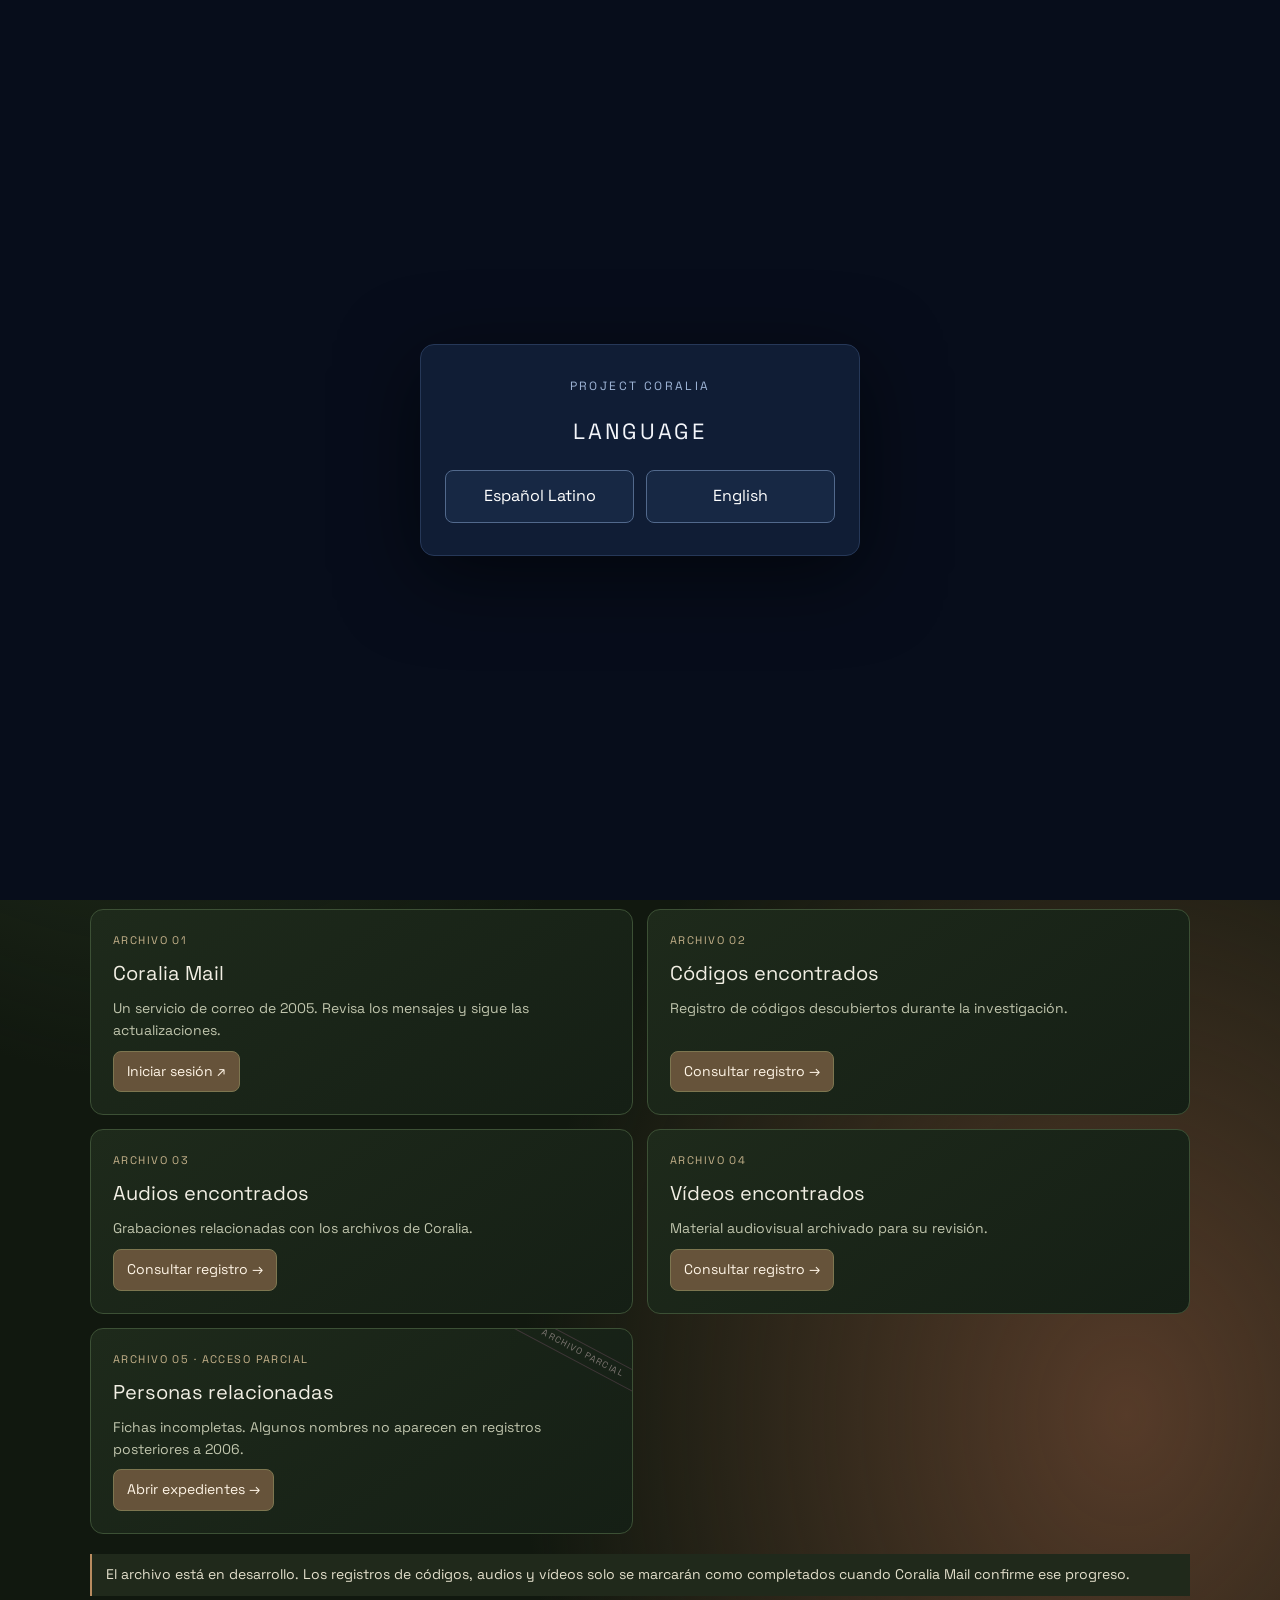
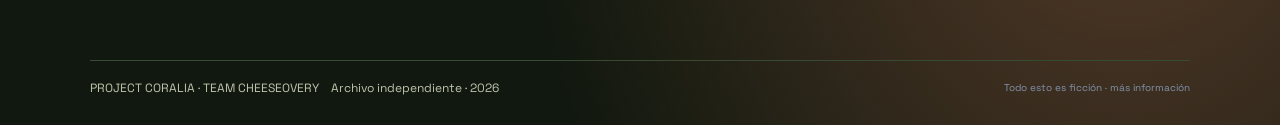
<file: index-i18n-prep.html>
<!doctype html>
<html lang="es"><head><meta charset="utf-8"><meta name="viewport" content="width=device-width,initial-scale=1"><meta name="theme-color" content="#091225"><title>Project Coralia</title><link rel="stylesheet" href="css/coralia-hub.css"></head><body>
<div id="languageGate" style="position:fixed;inset:0;z-index:20000;display:none;align-items:center;justify-content:center;padding:24px;background:#070d1b;color:#f4f6fb;font-family:SpaceGrotesk,Segoe UI,Arial,sans-serif"><div style="width:min(440px,100%);padding:32px 24px;border:1px solid #263858;border-radius:14px;background:#101d35;box-shadow:0 20px 80px #0008;text-align:center"><div style="font-size:12px;letter-spacing:.2em;color:#9fb5d7;margin-bottom:18px">PROJECT CORALIA</div><h1 style="font-size:22px;font-weight:500;letter-spacing:.12em;margin:0 0 22px">LANGUAGE</h1><div style="display:flex;gap:12px;justify-content:center"><button type="button" data-gate-language="es" style="flex:1;min-width:0;padding:13px 10px;border:1px solid #52698c;border-radius:8px;background:#172844;color:#fff;font:inherit;cursor:pointer">Español Latino</button><button type="button" data-gate-language="en" style="flex:1;min-width:0;padding:13px 10px;border:1px solid #52698c;border-radius:8px;background:#172844;color:#fff;font:inherit;cursor:pointer">English</button></div></div></div><div class="shell"><header class="top"><div class="brand-stack"><div class="version">VERSIÓN 2 · AÚN EN DESARROLLO E INVESTIGACIÓN</div><a class="logo" href="#inicio" aria-label="Project Coralia, inicio" style="text-decoration:none">PROJECT <span>CORALIA</span></a></div><div class="status">ARCHIVE SYSTEM · 2026</div><div id="languagePicker" aria-label="Selector de idioma" style="display:flex;align-items:center;gap:7px;flex-wrap:wrap;margin-left:auto;padding:6px 9px;border:1px solid #233452;border-radius:8px;background:#101d35;color:#f3f6fc;font:12px SpaceGrotesk,Segoe UI,Arial,sans-serif"><span data-language-prompt>LANGUAGE</span><button type="button" data-language="es" style="cursor:pointer;padding:3px 7px">Español Latino</button><button type="button" data-language="en" style="cursor:pointer;padding:3px 7px">English</button></div></header><nav class="nav" aria-label="Navegación principal"><button data-page="home" aria-current="true">Inicio</button><button data-page="archives">Archivos</button><button data-page="people">Personas</button><button data-page="about">Sobre el proyecto</button></nav><main class="view"><section id="home" class="page"><div class="hero"><div class="eyebrow">Notas del equipo · archivo en observación</div><h1>No sabemos muy bien<br>qué encontramos.</h1><p>Bienvenido a Project Coralia. Somos el <strong>Team Cheeseovery</strong>, un pequeño grupo intentando recuperar una página antigua llamada Coralia Mail. Por lo que hemos podido reconstruir, existió entre 2005 y 2006 y dejó de usarse con el tiempo. También parece que su seguridad no era precisamente buena.</p><p>Entre los archivos apareció la cuenta de una chica llamada Vela. A simple vista, sus correos parecen los de una adulta joven cualquiera. Pero hay un audio de Movistar que no encaja, mensajes que llegan tarde y cosas que cambian cuando volvemos a cargar la página. No sabemos si todo está relacionado. Queremos averiguarlo sin romper lo poco que queda.</p><p class="human-note">La página parece atascada en octubre de 2005. Por ahora, actualizar es lo único que nos deja avanzar. Si algo cambia, guarda la calma… y revisa dos veces.

<span class="quiet-warning">Nota del equipo: alguien volvió a abrir un archivo que ya habíamos cerrado. Nadie recuerda haberlo hecho.</span></p></div><div class="section-head"><h2>Explorar el archivo</h2><p>Selecciona una sección para abrirla.</p></div><div class="cards"><article class="card"><div class="number">ARCHIVO 01</div><h3>Coralia Mail</h3><p>Un servicio de correo de 2005. Revisa los mensajes y sigue las actualizaciones.</p><a class="primary" href="coralia-mail.html">Iniciar sesión ↗</a></article><article class="card"><div class="number">ARCHIVO 02</div><h3>Códigos encontrados</h3><p>Registro de códigos descubiertos durante la investigación.</p><button data-page="codes">Consultar registro →</button></article><article class="card"><div class="number">ARCHIVO 03</div><h3>Audios encontrados</h3><p>Grabaciones relacionadas con los archivos de Coralia.</p><button data-page="audio">Consultar registro →</button></article><article class="card"><div class="number">ARCHIVO 04</div><h3>Vídeos encontrados</h3><p>Material audiovisual archivado para su revisión.</p><button data-page="video">Consultar registro →</button></article><article class="card dossier-card"><div class="number">ARCHIVO 05 · ACCESO PARCIAL</div><h3>Personas relacionadas</h3><p>Fichas incompletas. Algunos nombres no aparecen en registros posteriores a 2006.</p><button data-page="people">Abrir expedientes →</button></article></div><div class="note">El archivo está en desarrollo. Los registros de códigos, audios y vídeos solo se marcarán como completados cuando Coralia Mail confirme ese progreso.</div></section><section id="archives" class="page hidden"><div class="eyebrow">Índice del archivo</div><h1 style="font-size:clamp(32px,5vw,48px);font-weight:400">Archivos disponibles</h1><p style="color:var(--muted)">Abre una sección para consultar su estado.</p><div class="cards"><article class="card"><div class="number">01 / MAIL</div><h3>Coralia Mail</h3><p>La bandeja de entrada original.</p><a class="primary" href="coralia-mail.html">Entrar ↗</a></article><article class="card"><div class="number">02 / CODES</div><h3>Códigos encontrados</h3><p>Los códigos y su estado de validación.</p><button data-page="codes">Abrir →</button></article><article class="card"><div class="number">03 / AUDIO</div><h3>Audios encontrados</h3><p>Grabaciones escuchadas por completo.</p><button data-page="audio">Abrir →</button></article><article class="card"><div class="number">04 / VIDEO</div><h3>Vídeos encontrados</h3><p>Vídeos reproducidos hasta el final.</p><button data-page="video">Abrir →</button></article></div></section><section id="codes" class="page hidden"><div class="detail"><div class="eyebrow">Archivo 02 · Registro</div><h1>Códigos encontrados</h1><p>Este apartado reunirá los códigos hallados y distinguirá entre los que se encontraron y los que se utilizaron correctamente.</p><p id="codes-status">Estado: la conexión de validación con Coralia Mail todavía no está configurada. No se mostrarán códigos como completados sin confirmación real.</p><div class="note">Encontrar un código no equivale a utilizarlo. El registro final debe actualizarse desde el propio sistema de Coralia Mail.</div><button class="primary" data-page="archives">← Volver a archivos</button></div></section><section id="audio" class="page hidden"><div class="detail"><div class="eyebrow">Archivo 03 · Registro</div><h1>Audios encontrados</h1><p>Este registro debe contar únicamente los audios escuchados por completo, no los que se abrieron o reprodujeron unos segundos.</p><p id="audio-status">Estado de audio: pendiente de sincronización con el archivo de Coralia Mail.</p><div class="note">La página de correo conserva sus indicadores de progreso. Este Hub no inventará un porcentaje mientras no reciba señales verificables.</div><button class="primary" data-page="archives">← Volver a archivos</button></div></section><section id="video" class="page hidden"><div class="detail"><div class="eyebrow">Archivo 04 · Registro</div><h1>Vídeos encontrados</h1><p>Los vídeos aparecerán aquí cuando el sistema confirme que se han reproducido hasta el final.</p><p>Estado: pendiente de conectar los eventos de finalización de vídeo.</p><div class="note">El progreso narrativo y el progreso de investigación deben guardarse por separado. Volver al presente no debe borrar lo descubierto.</div><button class="primary" data-page="archives">← Volver a archivos</button></div></section><section id="people" class="page hidden"><div class="eyebrow">Archivo 05 · Personas</div><h1 style="font-size:clamp(32px,5vw,48px);font-weight:400">Personas relacionadas</h1><p class="people-intro">Fichas construidas a partir de los correos recuperados. No rellenamos los huecos con suposiciones. En 2026, varias de estas personas no han podido ser localizadas.</p><div class="people-grid"><article class="person-card"><div class="person-index">FICHA 001 · IDENTIDAD CONFIRMADA</div><h2>Vela Nova</h2><p class="person-status">Último rastro: Coralia Mail · octubre de 2005</p><p>20 años en los registros de la época; humana y bisexual. Estudiante universitaria y ayuda a sus padres en el almacén de ropa familiar. Sus mensajes la describen como tranquila, amable y observadora; cuando está sola puede ponerse ansiosa. Guarda dibujos y pequeños recuerdos, y le gustan la moda, los juegos de ritmo y los gatos.</p><p>La cuenta parece normal hasta que empiezan a aparecer archivos que no encajan con el resto de su correspondencia.</p><div class="file-stamp">LOCALIZACIÓN ACTUAL: DESCONOCIDA</div></article><article class="person-card incomplete"><div class="person-index">FICHA 002 · ARCHIVO PARCIAL</div><h2>Frenzy</h2><p class="person-status">Último rastro: mensaje privado · 11/10/2005</p><p>El correo firmado por «Frenzy» demuestra que conocía a Vela y estaba preocupado por ella. La grabación adjunta y el comportamiento de la página sugieren que su acceso a la cuenta no era normal.</p><p class="redacted">El resto de la ficha permanece sin terminar. No hay datos suficientes para confirmar su identidad, ubicación ni qué ocurrió después.</p><div class="file-stamp">LOCALIZACIÓN ACTUAL: NO CONFIRMADA</div></article><article class="person-card incomplete"><div class="person-index">FICHA 003 · DATOS INSUFICIENTES</div><h2>Psyco</h2><p class="person-status">Último rastro: mensaje enviado de madrugada</p><p>Su nombre aparece en la actividad recuperada después del mensaje de Frenzy. El contenido sugiere una relación cercana con Vela, pero todavía no tenemos una ficha fiable.</p><p class="redacted">No añadir detalles hasta recuperar más mensajes. Cualquier otra información sería especulación.</p><div class="file-stamp">LOCALIZACIÓN ACTUAL: NO LOCALIZADO</div></article><article class="person-card incomplete"><div class="person-index">FICHA 004 · VÍNCULO VERIFICADO</div><h2>Nora Paz</h2><p class="person-status">Relación registrada: madre de Vela</p><p>Su nombre aparece en un correo cotidiano sobre el desayuno. Es uno de los pocos rastros que conecta la cuenta con la vida de Vela fuera de la pantalla.</p><p class="redacted">No se ha recuperado información suficiente para establecer dónde está actualmente.</p><div class="file-stamp">LOCALIZACIÓN ACTUAL: DESCONOCIDA</div></article><article class="person-card missing"><div class="person-index">FICHA 005 · REGISTRO INCOMPLETO</div><h2>Rushia</h2><p class="person-status">Último rastro: correo posterior a la anomalía</p><p>Un mensaje breve indica que conocía la rutina de Vela. No se ha encontrado una biografía fiable en los archivos disponibles.</p><div class="file-stamp">NO LOCALIZADA · SIN REGISTROS RECIENTES</div></article><article class="person-card missing"><div class="person-index">FICHA 006 · REGISTRO INCOMPLETO</div><h2>Lewis</h2><p class="person-status">Último rastro: correo cotidiano</p><p>Su nombre aparece en un mensaje sobre apuntes de clase. Por ahora, no hay más datos que permitan completar su ficha.</p><div class="file-stamp">NO LOCALIZADO · SIN REGISTROS RECIENTES</div></article></div><div class="note unsettling-note">Registro actualizado en 2026. No se han encontrado ubicaciones actuales verificables. Algunas fichas parecen haber sido abiertas después de su último acceso registrado.</div><button class="primary" data-page="archives">← Volver a archivos</button></section><section id="about" class="page hidden"><div class="detail"><div class="eyebrow">Project Coralia · 2026</div><h1>Sobre el proyecto</h1><p>Project Coralia es un proyecto narrativo que conecta una interfaz contemporánea con rastros de una web de 2005. La experiencia está pensada para explorar, observar detalles y reconstruir una historia a partir de archivos digitales.</p><p>Coralia Mail es una de las piezas centrales: su interfaz conserva la apariencia de un antiguo servicio de correo, mientras sus mensajes y cambios de estado revelan nuevas capas de la historia.</p><p>Este sitio funciona como índice y archivo. Las secciones se irán habilitando a medida que la experiencia y su sistema de progreso queden conectados.</p><button class="primary" data-page="home">← Volver al inicio</button></div></section></main><footer class="foot"><span>PROJECT CORALIA · TEAM CHEESEOVERY</span><span>Archivo independiente · 2026</span><a class="fiction-link" href="sobre-project-coralia.html">Todo esto es ficción · más información</a></footer></div><!-- Música ambiental opcional: añadir un archivo y controles cuando esté listo. No se reproduce nada por ahora. -->
<!-- <audio id="hub-ambience" loop preload="none"><source src="assets/ambience.ogg" type="audio/ogg"></audio> -->
<script>(()=>{const pages=['home','archives','people','about','codes','audio','video'];function show(name){pages.forEach(id=>{const el=document.getElementById(id);if(el)el.classList.toggle('hidden',id!==name)});document.querySelectorAll('[data-page]').forEach(b=>{if(b.tagName==='BUTTON'&&['home','archives','people','about'].includes(b.dataset.page)){if(b.dataset.page===name)b.setAttribute('aria-current','true');else b.removeAttribute('aria-current')}});window.scrollTo({top:0,behavior:'smooth'});history.replaceState(null,'','#'+name)}document.querySelectorAll('[data-page]').forEach(el=>el.addEventListener('click',()=>show(el.dataset.page)));document.querySelectorAll('a[href="#inicio"]').forEach(a=>a.addEventListener('click',e=>{e.preventDefault();show('home')}));const initial=location.hash.slice(1);show(pages.includes(initial)?initial:'home')})();</script><script src="js/coralia-media.js"></script>

<script>
(async function coraliaLanguage(){
 const key='coralia_language';
 const gate=document.getElementById('languageGate');
 if(!localStorage.getItem(key) && gate) gate.style.display='flex';
 document.querySelectorAll('[data-gate-language]').forEach(b=>b.addEventListener('click',()=>{
   localStorage.setItem(key,b.dataset.gateLanguage); location.reload();
 }));
 const lang=localStorage.getItem(key)||'es';
 let dictionary={};
 try{const res=await fetch('locales/'+lang+'.json'); if(res.ok) dictionary=await res.json();}catch(e){}
 document.documentElement.lang=lang;
 document.querySelectorAll('[data-language-prompt]').forEach(el=>el.textContent='LANGUAGE');
 document.querySelectorAll('[data-language]').forEach(b=>{
   b.setAttribute('aria-pressed',String(b.dataset.language===lang));
   b.addEventListener('click',()=>{localStorage.setItem(key,b.dataset.language);location.reload();});
 });
 if(lang!=='en') return;
 const map=dictionary.translations||{};
function replaceFlexible(value, from, to) {
   value = value.split(from).join(to);
   const pattern = from.split(/\s+/).map(part => part.replace(/[.*+?^${}()|[\]\\]/g, '\\$&')).join('\\s+');
   return value.replace(new RegExp(pattern, 'g'), to);
 }
 const pairs=Object.entries(map).sort((a,b)=>b[0].length-a[0].length);
 function translateRoot(root){
   const walker=document.createTreeWalker(root,NodeFilter.SHOW_TEXT);
   const nodes=[]; while(walker.nextNode()) nodes.push(walker.currentNode);
   for(const node of nodes){
     if(!node.nodeValue.trim()) continue;
     let value=node.nodeValue;
     for (const [from,to] of pairs) { if (from) value = replaceFlexible(value, from, to); }
     node.nodeValue=value;
   }
   const attrs=['placeholder','title','aria-label','alt'];
   root.querySelectorAll?.('*').forEach(el=>attrs.forEach(attr=>{
     const value=el.getAttribute(attr); if(!value)return;
     let next=value; for (const [from,to] of pairs) if (from) next=replaceFlexible(next, from, to);
     if(next!==value)el.setAttribute(attr,next);
   }));
 }
 translateRoot(document.body);
        if(node.nodeType===3){let v=node.nodeValue;for(const [from,to] of pairs)if(from)v=replaceFlexible(v,from,to);node.nodeValue=v;}
 observer.observe(document.body,{childList:true,subtree:true});
 document.title='Project Coralia';
})();
</script>
</body></html>
</file>
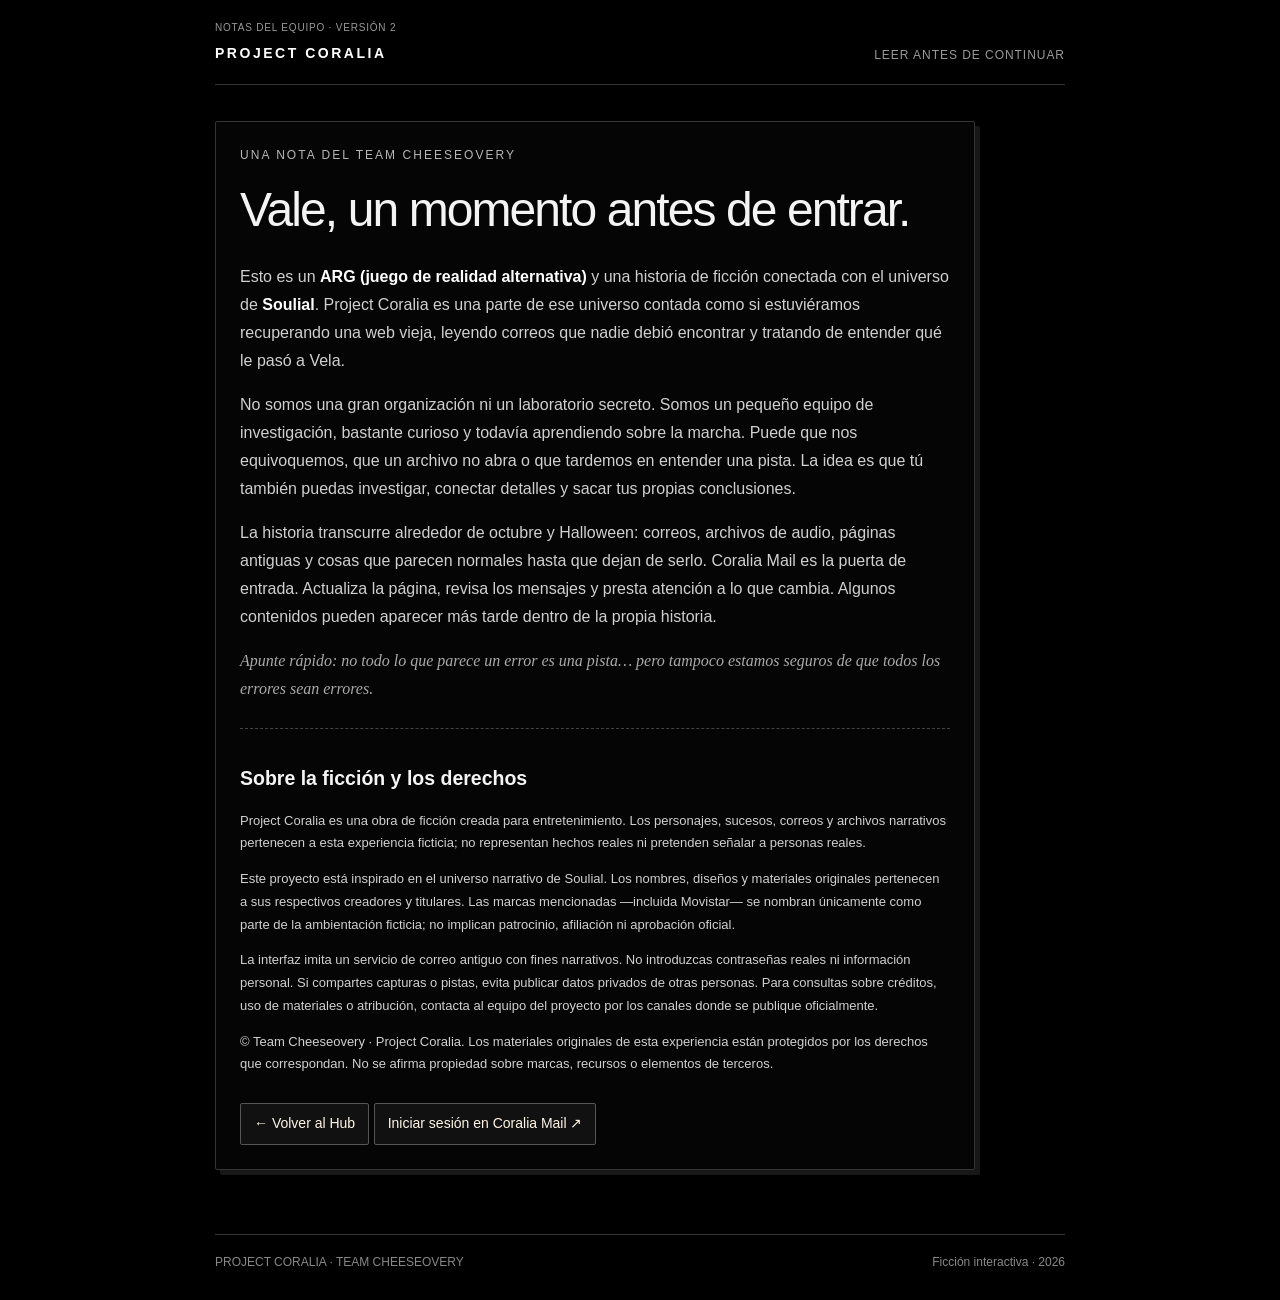
<file: sobre-project-coralia.html>
<!doctype html>
<html lang="es">
<head>
<meta charset="utf-8"><meta name="viewport" content="width=device-width,initial-scale=1">
<meta name="theme-color" content="#000000"><title>Antes de entrar — Project Coralia</title>
<link rel="stylesheet" href="css/coralia-hub.css">
<style>
:root{color-scheme:dark}html,body{background:#000!important;color:#f4f4f4}body{background-image:none!important;font-family:Arial,Helvetica,sans-serif}.shell{max-width:850px}.top{border-color:#333}.logo,.logo span{color:#fff!important}.status,.version{color:#999}.view{padding-top:36px}.detail{background:#050505;border:1px solid #343434;border-radius:2px;box-shadow:5px 5px 0 #171717}.eyebrow{color:#b7b7b7}.detail h1{font-size:clamp(30px,5vw,48px);letter-spacing:-.04em}.detail p,.detail li{color:#d0d0d0;line-height:1.75}.detail strong{color:white}.handwritten{font-family:Georgia,serif;font-style:italic;color:#aaa!important}.legal{border-top:1px dashed #444;margin-top:25px;padding-top:18px;font-size:13px}.primary{background:#111;border-color:#555;border-radius:2px}.primary:hover{background:#222}.foot{border-color:#333;color:#888}
</style></head>
<body><div class="shell"><header class="top"><div class="brand-stack"><div class="version">NOTAS DEL EQUIPO · VERSIÓN 2</div><a class="logo" href="index.html" style="text-decoration:none">PROJECT <span>CORALIA</span></a></div><div class="status">LEER ANTES DE CONTINUAR</div></header>
<main class="view"><article class="detail"><div class="eyebrow">Una nota del Team Cheeseovery</div><h1>Vale, un momento antes de entrar.</h1>
<p>Esto es un <strong>ARG (juego de realidad alternativa)</strong> y una historia de ficción conectada con el universo de <strong>Soulial</strong>. Project Coralia es una parte de ese universo contada como si estuviéramos recuperando una web vieja, leyendo correos que nadie debió encontrar y tratando de entender qué le pasó a Vela.</p>
<p>No somos una gran organización ni un laboratorio secreto. Somos un pequeño equipo de investigación, bastante curioso y todavía aprendiendo sobre la marcha. Puede que nos equivoquemos, que un archivo no abra o que tardemos en entender una pista. La idea es que tú también puedas investigar, conectar detalles y sacar tus propias conclusiones.</p>
<p>La historia transcurre alrededor de octubre y Halloween: correos, archivos de audio, páginas antiguas y cosas que parecen normales hasta que dejan de serlo. Coralia Mail es la puerta de entrada. Actualiza la página, revisa los mensajes y presta atención a lo que cambia. Algunos contenidos pueden aparecer más tarde dentro de la propia historia.</p>
<p class="handwritten">Apunte rápido: no todo lo que parece un error es una pista… pero tampoco estamos seguros de que todos los errores sean errores.</p>
<div class="legal"><h2>Sobre la ficción y los derechos</h2>
<p>Project Coralia es una obra de ficción creada para entretenimiento. Los personajes, sucesos, correos y archivos narrativos pertenecen a esta experiencia ficticia; no representan hechos reales ni pretenden señalar a personas reales.</p>
<p>Este proyecto está inspirado en el universo narrativo de Soulial. Los nombres, diseños y materiales originales pertenecen a sus respectivos creadores y titulares. Las marcas mencionadas —incluida Movistar— se nombran únicamente como parte de la ambientación ficticia; no implican patrocinio, afiliación ni aprobación oficial.</p>
<p>La interfaz imita un servicio de correo antiguo con fines narrativos. No introduzcas contraseñas reales ni información personal. Si compartes capturas o pistas, evita publicar datos privados de otras personas. Para consultas sobre créditos, uso de materiales o atribución, contacta al equipo del proyecto por los canales donde se publique oficialmente.</p>
<p>© Team Cheeseovery · Project Coralia. Los materiales originales de esta experiencia están protegidos por los derechos que correspondan. No se afirma propiedad sobre marcas, recursos o elementos de terceros.</p></div>
<a class="primary" href="index.html">← Volver al Hub</a> <a class="primary" href="coralia-mail.html">Iniciar sesión en Coralia Mail ↗</a>
</article></main><footer class="foot"><span>PROJECT CORALIA · TEAM CHEESEOVERY</span><span>Ficción interactiva · 2026</span></footer></div></body></html>
</file>
<file: css/coralia-hub.css>
@font-face {
  font-family: SpaceGrotesk;
  src: url('../SpaceGrotesk-Regular.ttf') format('truetype');
  font-display: swap;
  font-weight: 400;
}

:root {
  color-scheme: dark;
  --bg: #091225;
  --panel: #101d35;
  --panel2: #0c182d;
  --line: #233452;
  --text: #f3f6fc;
  --muted: #9eacc4;
  --accent: #8ab4ff;
}

* {
  box-sizing: border-box;
}

html {
  min-height: 100%;
  background: var(--bg);
}

body {
  margin: 0;
  background:
    radial-gradient(ellipse at 85% 0%, #172c4a 0, transparent 38%),
    var(--bg);
  color: var(--text);
  font: 16px/1.55 SpaceGrotesk, 'Segoe UI', Arial, sans-serif;
  min-height: 100vh;
}

a {
  color: inherit;
}

.shell {
  width: min(1100px, calc(100% - 40px));
  margin: auto;
}

.top {
  display: flex;
  align-items: flex-end;
  justify-content: space-between;
  gap: 20px;
  padding: 20px 0;
  border-bottom: 1px solid var(--line);
}

.brand-stack {
  display: flex;
  flex-direction: column;
  gap: 7px;
}

.version {
  font-size: 10px;
  letter-spacing: .08em;
  color: #8292ac;
}

.human-note {
  padding-left: 13px;
  border-left: 2px solid #536987;
  color: #d6deec !important;
}

.fiction-link {
  color: #8292ac;
  text-decoration: none;
  font-size: 10px;
}

.fiction-link:hover {
  color: var(--text);
  text-decoration: underline;
}

.logo {
  font-size: 14px;
  letter-spacing: .18em;
  font-weight: 700;
  color: #fff;
}

.logo span {
  color: #fff;
}

.status {
  color: var(--muted);
  font-size: 12px;
  letter-spacing: .08em;
}

.nav {
  display: flex;
  gap: 8px;
  flex-wrap: wrap;
  padding: 16px 0;
}

.nav button,
.back {
  border: 1px solid transparent;
  background: transparent;
  color: var(--muted);
  padding: 9px 13px;
  border-radius: 8px;
  font: inherit;
  font-size: 14px;
  cursor: pointer;
}

.nav button:hover,
.nav button[aria-current=true] {
  background: #14233d;
  color: var(--text);
  border-color: #2b4165;
}

.view {
  padding: 48px 0 64px;
}

.eyebrow {
  font-size: 12px;
  letter-spacing: .17em;
  color: var(--accent);
  text-transform: uppercase;
}

.hero {
  max-width: 740px;
  margin: 0 0 42px;
}

.hero h1 {
  font-size: clamp(36px, 6vw, 62px);
  line-height: 1.04;
  letter-spacing: -.045em;
  margin: 14px 0 18px;
  font-weight: 400;
}

.hero p {
  color: var(--muted);
  font-size: 17px;
  max-width: 620px;
}

.section-head {
  display: flex;
  justify-content: space-between;
  align-items: end;
  gap: 16px;
  margin: 32px 0 16px;
}

.section-head h2 {
  margin: 0;
  font-size: 22px;
  font-weight: 400;
}

.section-head p {
  margin: 0;
  color: var(--muted);
  font-size: 13px;
}

.cards {
  display: grid;
  grid-template-columns: repeat(2, minmax(0, 1fr));
  gap: 14px;
}

.card {
  border: 1px solid var(--line);
  background: linear-gradient(145deg, var(--panel), var(--panel2));
  border-radius: 13px;
  padding: 22px;
  min-height: 155px;
  display: flex;
  flex-direction: column;
  align-items: flex-start;
  gap: 9px;
}

.card .number {
  font-size: 11px;
  letter-spacing: .13em;
  color: var(--accent);
}

.card h3 {
  margin: 0;
  font-size: 20px;
  font-weight: 400;
}

.card p {
  margin: 0;
  color: var(--muted);
  font-size: 14px;
}

.card button,
.primary {
  margin-top: auto;
  padding: 9px 13px;
  border: 1px solid #31476b;
  border-radius: 8px;
  background: #172945;
  color: var(--text);
  font: inherit;
  font-size: 14px;
  text-decoration: none;
  cursor: pointer;
}

.card button:hover,
.primary:hover {
  background: #22395c;
}

.detail {
  border: 1px solid var(--line);
  background: #0c182d;
  border-radius: 12px;
  padding: 24px;
  max-width: 760px;
}

.detail h1 {
  font-weight: 400;
  font-size: clamp(28px, 4vw, 42px);
  margin: 8px 0 12px;
}

.detail p,
.detail li {
  color: var(--muted);
}

.detail ul {
  padding-left: 20px;
}

.detail .primary {
  display: inline-block;
  margin-top: 14px;
}

.note {
  border-left: 2px solid var(--accent);
  padding: 10px 14px;
  background: #101f38;
  color: #c7d4e9;
  font-size: 14px;
  margin-top: 20px;
}

.foot {
  border-top: 1px solid var(--line);
  padding: 18px 0 28px;
  color: var(--muted);
  font-size: 12px;
  display: flex;
  justify-content: space-between;
  align-items: center;
  gap: 12px;
}

.foot .fiction-link {
  margin-left: auto;
}

.hidden {
  display: none !important;
}

@media (max-width: 650px) {
  .shell {
    width: calc(100% - 28px);
  }

  .top {
    padding: 19px 0;
    align-items: flex-start;
    flex-direction: column;
    gap: 10px;
  }

  .version {
    font-size: 9px;
    line-height: 1.5;
  }

  .nav {
    gap: 4px;
  }

  .nav button {
    padding: 8px 10px;
  }

  .view {
    padding: 32px 0 42px;
  }

  .cards {
    grid-template-columns: 1fr;
  }

  .hero {
    margin-bottom: 30px;
  }

  .card {
    min-height: 135px;
  }

  .foot {
    flex-direction: column;
    align-items: flex-start;
  }

  .foot .fiction-link {
    margin-left: 0;
  }
}

/* V2: inquietud sutil, como un archivo mantenido
   por personas que no saben todo lo que han encontrado. */

.quiet-warning {
  display: block;
  margin-top: 14px;
  color: #b4c2d5;
  font-size: 13px;
  font-style: italic;
  opacity: .9;
}

.quiet-warning::before {
  content: "[nota añadida después] ";
  color: #b5a9a0;
  font-size: 11px;
  letter-spacing: .03em;
}

.dossier-card {
  position: relative;
  overflow: hidden;
}

.dossier-card::after {
  content: "ARCHIVO PARCIAL";
  position: absolute;
  right: -27px;
  top: 15px;
  transform: rotate(28deg);
  font-size: 9px;
  letter-spacing: .12em;
  color: #b4a3a3;
  border: 1px solid #55414a;
  padding: 2px 30px;
  opacity: .65;
}

.people-intro {
  max-width: 700px;
  color: var(--muted);
}

.people-grid {
  display: grid;
  grid-template-columns: repeat(2, minmax(0, 1fr));
  gap: 14px;
  margin: 24px 0;
}

.person-card {
  position: relative;
  min-width: 0;
  border: 1px solid #2a3a52;
  background: linear-gradient(145deg, #101a2c, #0a1322);
  padding: 20px;
  border-radius: 3px;
  box-shadow: 3px 3px 0 #050a12;
}

.person-card h2 {
  font-weight: 400;
  font-size: 24px;
  margin: 9px 0;
}

.person-card p {
  color: #aebbd0;
  font-size: 14px;
  line-height: 1.7;
}

.person-index {
  font-size: 10px;
  letter-spacing: .1em;
  color: #8295b0;
}

.person-status {
  border-bottom: 1px dashed #2d3a4d;
  padding-bottom: 11px !important;
  color: #d0d7e1 !important;
  font-size: 12px !important;
}

.file-stamp {
  margin-top: 16px;
  padding-top: 10px;
  border-top: 1px solid #3b343d;
  color: #c0aeb2;
  font-size: 10px;
  letter-spacing: .07em;
}

.person-card.incomplete {
  border-color: #3b3341;
  background: linear-gradient(145deg, #151725, #0b101c);
}

.person-card.incomplete .person-index,
.person-card.incomplete .redacted {
  color: #c1aeb8;
}

.person-card.missing {
  opacity: .82;
  border-style: dashed;
}

.unsettling-note {
  border-left-color: #87717f;
  background: #171725;
  color: #c8bacb;
}

.page#people h1 {
  position: relative;
}

.page#people h1::after {
  content: "// ALGUNOS REGISTROS NO COINCIDEN";
  display: block;
  margin-top: 12px;
  color: #827b91;
  font-size: 10px;
  letter-spacing: .12em;
  font-weight: 400;
  line-height: 1.6;
}

.nav button[data-page="people"] {
  position: relative;
}

.nav button[data-page="people"]::after {
  content: "";
  display: inline-block;
  width: 5px;
  height: 5px;
  background: #8c697b;
  border-radius: 50%;
  margin-left: 8px;
  vertical-align: middle;
  box-shadow: 0 0 8px #8c697b66;
}

@media (max-width: 650px) {
  .people-grid {
    grid-template-columns: 1fr;
  }

  .person-card {
    padding: 17px;
  }

  .person-card h2 {
    font-size: 22px;
  }
}

/* v2.6 Interludio / Halloween */
:root{--coralia-green:#9acb59;--coralia-orange:#e58a3a;--coralia-ink:#10140c}
body{background-color:#0d100b}
.halloween-welcome{position:relative;margin:18px 0;padding:22px;border:1px solid #7d6334;background:linear-gradient(125deg,#1b2415,#2b1b12);color:#f8f2e4;border-radius:8px}
.halloween-welcome strong{color:#ffc16b;font-size:1.25rem}.halloween-welcome p{line-height:1.65;max-width:70ch}.halloween-welcome button,.devlog-toggle{border:1px solid #9acb59;background:#182015;color:#f5f4e8;padding:9px 14px;border-radius:4px;cursor:pointer}
.devlog-toggle{margin:12px 0;border-color:#e58a3a}.devlog-panel{padding:18px;margin:10px 0 22px;border:1px dashed #e58a3a;background:#17140f;color:#eee}.devlog-panel h2{color:#ffc16b}.devlog-date{font-size:.8rem;color:#9acb59}

/* v2.6 — botanical archive with muted harvest accents */
:root{--bg:#11180f;--panel:#1b2618;--panel2:#172116;--line:#394a32;--text:#f2efe4;--muted:#c0c5ad;--accent:#b9c58b}
body{background:radial-gradient(ellipse at 12% 8%,#33452b 0,transparent 42%),radial-gradient(ellipse at 88% 82%,#563b29 0,transparent 38%),#11180f}
.nav button:hover,.nav button[aria-current=true]{background:#263522;border-color:#506344}
.card{background:linear-gradient(145deg,#1e2a1b,#151f15);border-color:#3c5035}
.card .number,.eyebrow{color:#c4b18a}
.card button,.primary{border-color:#7d7650;background:#66533a;color:#fff5e6}
.card button:hover,.primary:hover{background:#7a6243}
.detail{background:#192418;border-color:#46563a}.note{border-left-color:#b98b5f;background:#20291b;color:#e3dfcb}
.human-note{border-left-color:#a2b47d;color:#e0e4d2!important}.quiet-warning{color:#c9bba3}.quiet-warning::before{color:#d0a47b}
.person-card{border-color:#3c4d35;background:linear-gradient(145deg,#1d291b,#141e14)}
.halloween-welcome{border-color:#7d8e5b;background:linear-gradient(125deg,#263a24,#483b29);color:#f4f0df}
.halloween-welcome strong{color:#d8bd8f}.halloween-welcome button,.devlog-toggle{border-color:#879b69;background:#293b25;color:#f4f0df}
.devlog-toggle{border-color:#a9825b}.devlog-panel{border-color:#9a7955;background:#1b2418;color:#e9e5d5}
.devlog-panel h2{color:#d7bc8e}.devlog-date{color:#b9c58b}

/* Evidence-only missing-person files and a discreet help link. */
.photo-placeholder{min-height:86px;margin:12px 0 15px;display:flex;align-items:center;justify-content:center;border:1px dashed #65745b;background:repeating-linear-gradient(135deg,#182218,#182218 8px,#1d291b 8px,#1d291b 16px);color:#9ba68b;font:10px/1.5 "Space Grotesk",Arial,sans-serif;letter-spacing:.16em;text-align:center;padding:10px}
.hint-entry{margin:22px 0 4px;text-align:right}
.hint-entry button{padding:5px 0;border:0;border-bottom:1px dotted #87966d;background:transparent;color:#aeb99a;font:11px "Space Grotesk",Arial,sans-serif;cursor:pointer;opacity:.72}
.hint-entry button:hover{opacity:1;color:#e1d2ad}


/* Connected archive registers */
.archive-record-list{display:grid;gap:9px;margin:18px 0 22px}
.archive-record{display:flex;align-items:center;justify-content:space-between;gap:16px;padding:13px 15px;border:1px solid var(--line);background:linear-gradient(145deg,#1c281a,#151f15);border-radius:5px}
.archive-record>div{display:grid;gap:4px;min-width:0}
.archive-record code{width:max-content;max-width:100%;color:#e0c28e;background:#11190f;border:1px solid #46543a;border-radius:3px;padding:3px 6px;font:12px ui-monospace,Consolas,monospace;overflow-wrap:anywhere}
.archive-record strong{font-size:13px;color:var(--text);font-weight:600}
.archive-record small{font-size:11px;line-height:1.45;color:var(--muted)}
.archive-state{flex:0 0 auto;padding:5px 8px;border:1px solid #786746;border-radius:3px;color:#d7bd91;font-size:10px;letter-spacing:.04em;text-align:center}
.archive-record.is-complete{border-color:#718b5d;background:linear-gradient(145deg,#202e1d,#182317)}
.archive-record.is-complete .archive-state{border-color:#829b6a;color:#c7d6a4;background:#263621}
@media(max-width:520px){.archive-record{align-items:flex-start;flex-direction:column}.archive-state{align-self:flex-start}}
</file>
<file: css/coralia-mail.css>
:root { --navy:#164c78; --blue:#287db4; --pale:#eaf5fc; --line:#9fc5df; --text:#20384b; }
  * { box-sizing:border-box; }
  
  /* Fondo permanente: Azul con verde degradado difuminado y burbujas */
  body {
    margin:0;
    color:var(--text);
    font:13px Tahoma, Verdana, Arial, sans-serif;
    background-color:#5ba393;
    background-image:
      radial-gradient(ellipse at 15% 20%, #b8f2e6 0%, #469684 35%, transparent 70%),
      radial-gradient(ellipse at 85% 75%, #387b9c 0%, transparent 50%),
      linear-gradient(135deg, #70bcce 0%, #469188 50%, #2f6b82 100%);
    background-attachment:fixed;
    min-height:100vh;
  }
  body::before { content:""; position:fixed; inset:0; pointer-events:none; z-index:0; opacity:.78;
    background-image:
      radial-gradient(circle at 9% 22%, #ffffffa8 0 3px, #ffffff38 4px 13px, #68bdc52b 14px 15px, transparent 17px),
      radial-gradient(circle at 83% 17%, #ffffffb8 0 2px, #ffffff3d 3px 9px, #5eb9c32b 10px 11px, transparent 13px),
      radial-gradient(circle at 74% 72%, #ffffffa0 0 4px, #ffffff35 5px 18px, #58aeb72b 19px 20px, transparent 22px),
      radial-gradient(circle at 20% 78%, #ffffff90 0 2px, #ffffff30 3px 10px, #6bbec32b 11px 12px, transparent 14px),
      radial-gradient(circle at 48% 40%, #ffffff80 0 1px, transparent 3px),
      radial-gradient(circle at 94% 53%, #ffffff90 0 2px, transparent 4px);
    background-size:230px 250px,310px 280px,390px 360px,280px 310px,140px 170px,190px 210px;
  }
  body::after { content:""; position:fixed; inset:0; pointer-events:none; z-index:0; opacity:.5;
    background-image:
      radial-gradient(ellipse at 25% 20%, #ffffffb8 0%, #ffffff20 22%, transparent 37%),
      radial-gradient(ellipse at 79% 62%, #ffffff60 0%, transparent 25%),
      linear-gradient(115deg, transparent 38%, #eaffff20 48%, transparent 59%);
    mix-blend-mode:screen;
  }

  .topbar { position:relative; z-index:1; background:linear-gradient(180deg,#4ea5b8,#29798c 58%,#1f5f70); color:white; border-bottom:2px solid #71bcce; padding:13px max(16px,calc((100% - 1050px)/2)); box-shadow:0 4px 18px #4b9da54a,inset 0 1px #ffffffa8; }
  .brand { font-size:29px; font-weight:bold; letter-spacing:1px; color:#f5ffff; text-shadow:1px 2px #28718a,0 0 10px #d8ffff80; }
  .tagline { font-size:11px; margin-top:3px; color:#e1fffa; }
  .status { margin-top:10px; font-size:11px; color:#d5f7f1; }
  .window { position:relative; z-index:1; max-width:1050px; margin:22px auto; padding:0 12px; }
  .account { background:#d4f2ecf2; border:1px solid #6daea2; box-shadow:0 12px 32px #3d89913b,0 0 20px #ffffff8a,inset 0 1px #ffffff; }
  .windowbar { background:linear-gradient(180deg,#a2e3d5,#88cec0); padding:8px 12px; border-bottom:1px solid #65ad9f; font-weight:bold; color:#1b4f45; display:flex; justify-content:space-between; gap:12px; text-shadow:0 1px #ffffffb8; }
  .window-controls { color:#4d8d99; letter-spacing:4px; white-space:nowrap; }
  .accountline { padding:10px 13px; background:#d4f0e7; border-bottom:1px solid #a2d6c5; display:flex; justify-content:space-between; gap:8px; flex-wrap:wrap; color:#285e54; }
  .accountline strong { color:#277a8b; }
  .toolbar { display:flex; gap:6px; flex-wrap:wrap; padding:9px 12px; background:linear-gradient(90deg,#d4f2eb,#c3e9e8,#d8f5ee); border-bottom:1px solid #a8d8d5; }
  .fakebutton { border:1px solid #8bc7c9; background:linear-gradient(180deg,#ffffff,#d9f4ef); padding:6px 11px; color:#397887; box-shadow:inset 0 1px #fff,0 1px 2px #4e9a9b20; cursor:default; user-select:none; }
  .fakebutton:hover { background:linear-gradient(#ffffff,#c8ece9); }
  .layout { display:grid; grid-template-columns:185px 1fr; min-height:370px; }
  .sidebar { padding:12px 10px; background:linear-gradient(180deg,#b8ebd9,#96d9c4); border-right:1px solid #6daea2; }
  .sidehead { font-weight:bold; color:#32788a; padding:5px 7px 9px; }
  .folder { padding:7px; border:1px solid transparent; color:#477984; cursor:pointer; user-select:none; }
  .folder.active { background:linear-gradient(90deg,#c0ece7,#d9f6ee); border-color:#a0d6d3; font-weight:bold; color:#236c7d; box-shadow:inset 3px 0 #53b8b5,0 0 12px #5dbab51c; }
  .folder .count { float:right; color:#6e9da0; font-size:10px; white-space:nowrap; }
  .side-note { margin:22px 5px 0; font-size:11px; line-height:1.5; color:#739a9a; }
  .main { min-width:0; background:#e2f7f1f2; color:#245850; }
  .listhead { display:grid; grid-template-columns: minmax(110px, 1fr) minmax(150px, 2fr) 90px; padding:8px 12px; background:linear-gradient(90deg,#88cec0,#a2e3d5); color:#1b4f45; border-bottom:1px solid #65ad9f; font-weight:bold; }
  .mailrow { display:grid; grid-template-columns:minmax(110px,1fr) minmax(150px,2fr) 90px; padding:12px; gap:8px; border-bottom:1px solid #a2d6c5; cursor:pointer; align-items:center; background-color:#d4f0e7; color:#285e54; }
  .mailrow:hover { background:linear-gradient(90deg,#e8fbf6,#f2fffc); }
  .mailrow.unread { font-weight:bold; color:#1b4f45; }
  .mailrow .sender,.mailrow .subject { overflow-wrap:anywhere; }
  .mailrow .date { font-size:11px; color:#7b9da3; text-align:right; }
  .mailview { display:none; padding:20px; min-height:300px; min-width:0; border-left:1px solid #a2d6c5; }
  .mailview.show { display:block; }
  /* Escritorio: lista de mensajes a la izquierda y mensaje abierto a la derecha. */
  .main.mail-open { display:grid; grid-template-columns:minmax(280px, 42%) minmax(0, 1fr); align-items:start; }
  .main.mail-open > #inbox, .main.mail-open > #sentbox, .main.mail-open > #junkbox,
  .main.mail-open > #trashbox, .main.mail-open > #draftsbox { min-width:0; }
  .main.mail-open > .mailview.show { min-width:0; overflow-wrap:anywhere; }
  .mailview h2 { color:#28788c; font-size:19px; margin:0 0 16px; text-shadow:0 1px #ffffff; }
  .meta { border-top:1px solid #d0e9e4; border-bottom:1px solid #d0e9e4; padding:10px 0; line-height:1.8; color:#648991; font-size:12px; }
  .bodytext { white-space:pre-line; line-height:1.7; padding:18px 0; font-size:13px; color:#365d68; }
  .attachment { display:inline-block; padding:10px 12px; background:linear-gradient(135deg,#e3f7f2,#d4eeef); border:1px solid #b3dcd9; color:#397788; margin-top:8px; box-shadow:inset 0 1px #ffffffb8; }
  .back { margin-bottom:15px; }
  .empty { padding:35px 20px; text-align:center; color:#789c9e; line-height:1.8; }
  .unlock { position:relative; z-index:1; margin:14px 0 0; border:1px solid #a5d8d5; background:linear-gradient(135deg,#e9faf5,#d7efee); padding:12px; box-shadow:0 8px 22px #4a93951c; }
  .unlock label { display:block; color:#397889; font-weight:bold; margin-bottom:7px; }
  .unlockrow { display:flex; gap:7px; }
  input { min-width:0; flex:1; padding:9px; border:1px solid #a3d0d0; background:#fbfffe; font:13px Tahoma,Verdana,sans-serif; outline-color:#438fbe; color:#315d68; }
  input::placeholder { color:#9ab6b7; }
  .unlock button { border:1px solid #4599a8; color:white; background:linear-gradient(#55b5c1,#32869d); padding:0 14px; font:13px Tahoma,Verdana,sans-serif; cursor:pointer; }
  .feedback { min-height:17px; margin-top:7px; font-size:11px; color:#769b9d; }
  .feedback.error { color:#a54a4a; }
  .footer { position:relative; z-index:1; max-width:1050px; margin:0 auto 24px; padding:0 15px; text-align:center; font-size:10px; color:#56888e; }
  .boot { position:fixed; inset:0; background:radial-gradient(ellipse at 50% 38%,#f4fffc,#c2e9e8 68%,#9fd4d8); z-index:5; display:flex; align-items:center; justify-content:center; transition:opacity .7s ease; }
  .bootbox { width:min(380px,90vw); padding:24px; background:linear-gradient(145deg,#f7fffd,#d9f4ef); border:1px solid #8bc9ca; box-shadow:0 8px 35px #397f8830,0 0 25px #ffffffa8; text-align:center; color:#2d788a; }
  .bootlogo { font-size:27px; font-weight:bold; margin-bottom:8px; }
  .progress { height:13px; border:1px solid #a3d3d2; padding:2px; margin-top:17px; background:#e7f8f4; }
  .progress span { display:block; height:100%; width:0; background:linear-gradient(90deg,#80d8cc,#48a9c0,#d3fff6); box-shadow:0 0 8px #69cfc466; animation:load 1.7s ease forwards; }
  @keyframes load { to { width:100%; } }

  .thread-intro { margin:10px 0 16px; color:#65818d; font-size:12px; }
  .thread-chat { display:flex; flex-direction:column; gap:10px; padding:14px; border:1px solid #c8e6e8; border-radius:12px; background:linear-gradient(145deg,#f5ffff,#e9f7f5); }
  .thread-message { max-width:86%; padding:10px 12px; border-radius:13px; box-shadow:0 2px 5px #2e87951a; font-size:13px; line-height:1.5; }
  .thread-message .who { display:block; margin-bottom:4px; font-size:11px; font-weight:bold; color:#3b788b; }
  .thread-message .when { display:block; margin-top:5px; font-size:10px; color:#73949b; text-align:right; }
  .thread-message.frenzy, .thread-message.friend { align-self:flex-start; background:#fff; border:1px solid #d0e7ed; border-bottom-left-radius:4px; }
  .thread-message.vela { align-self:flex-end; background:#d9f4ee; border:1px solid #b7e5dc; border-bottom-right-radius:4px; }
  .thread-file { display:inline-block; margin-top:6px; padding:5px 8px; border:1px solid #acd6da; border-radius:6px; background:#f4ffff; color:#397a89; font-size:11px; }

  /* Tema verde posterior: toda la interfaz, incluidos los chats, adopta el mismo ambiente. */
  body.coralia-pure-green { background:#315c48 !important; background-image:none !important; color:#f2f5ef !important; }
  body.coralia-pure-green::before, body.coralia-pure-green::after { display:none; }
  body.coralia-pure-green .topbar { background:#243d34; border-color:#587a64; color:#f2f5ef; }
  body.coralia-pure-green .brand, body.coralia-pure-green .tagline, body.coralia-pure-green .status { color:#f2f5ef; text-shadow:none; }
  body.coralia-pure-green .account { background:#355f4a; border-color:#668a70; color:#f2f5ef; }
  body.coralia-pure-green .windowbar, body.coralia-pure-green .listhead { background:#365d49; color:#f2f5ef; border-color:#668a70; text-shadow:none; }
  body.coralia-pure-green .sidebar { background:#2d5140; border-color:#668a70; color:#f2f5ef; }
  body.coralia-pure-green .sidehead, body.coralia-pure-green .folder, body.coralia-pure-green .folder .count, body.coralia-pure-green .side-note { color:#f2f5ef; }
  body.coralia-pure-green .folder.active { background:#496f56; border-color:#8ba58b; color:#fff; box-shadow:inset 3px 0 #b7c8a9; }
  body.coralia-pure-green .main { background:#365f4a; color:#f2f5ef; }
  body.coralia-pure-green .accountline, body.coralia-pure-green .mailrow { background:#3b654f; border-color:#668a70; color:#f2f5ef; }
  body.coralia-pure-green .accountline strong, body.coralia-pure-green .mailrow.unread, body.coralia-pure-green .mailrow .date { color:#f2f5ef; }
  body.coralia-pure-green .mailrow:hover { background:#496f56; }
  body.coralia-pure-green .toolbar, body.coralia-pure-green .unlock { background:#2d5140; border-color:#668a70; color:#f2f5ef; }
  body.coralia-pure-green .fakebutton, body.coralia-pure-green .attachment, body.coralia-pure-green .thread-file { background:#416a52; border-color:#77967b; color:#f2f5ef; }
  body.coralia-pure-green .mailview h2, body.coralia-pure-green .meta, body.coralia-pure-green .bodytext,
  body.coralia-pure-green .thread-intro, body.coralia-pure-green .feedback, body.coralia-pure-green .empty,
  body.coralia-pure-green .mailview .meta span { color:#f2f5ef !important; text-shadow:none; }
  body.coralia-pure-green .meta { border-color:#668a70; }
  body.coralia-pure-green .thread-chat { background:#2d5140; border-color:#668a70; }
  body.coralia-pure-green .thread-message.frenzy, body.coralia-pure-green .thread-message.friend { background:#3b654f; border-color:#668a70; color:#f2f5ef; }
  body.coralia-pure-green .thread-message.vela { background:#496f56; border-color:#77967b; color:#fff; }
  body.coralia-pure-green .thread-message .who, body.coralia-pure-green .thread-message .when { color:#f2f5ef; }
  body.coralia-pure-green input { background:#243d34; border-color:#668a70; color:#f2f5ef; }
  body.coralia-pure-green input::placeholder { color:#c8d8c7; }
  body.coralia-pure-green .footer { color:#f2f5ef; }
  .mailrow.glitched { color:#62766b !important; text-shadow:1px 0 #a7b5a6,-1px 0 #d5c4c4; letter-spacing:.15px; }
  .mailrow.glitched .sender, .mailrow.glitched .subject { text-decoration:line-through; text-decoration-color:#a8b5a8; }
  .mailview.glitched-view h2, .mailview.glitched-view .meta, .mailview.glitched-view .bodytext { text-shadow:1px 0 #c7d4c6,-1px 0 #8ca398; }
  .mailview.glitched-view .bodytext { overflow-wrap:anywhere; }

  /* Void Mode: pantalla realmente negra, sin paneles ajenos al correo de Frenzy. */
  body.coralia-void { background:#000 !important; background-image:none !important; color:#39ff72 !important; min-height:100vh; }
  body.coralia-void::before, body.coralia-void::after { display:none; }
  body.coralia-void .topbar, body.coralia-void .accountline, body.coralia-void .toolbar,
  body.coralia-void .sidebar, body.coralia-void .windowbar, body.coralia-void .unlock,
  body.coralia-void .footer, body.coralia-void .toast { display:none !important; }
  body.coralia-void .window { margin:0 auto; padding:0; max-width:760px; }
  body.coralia-void .account, body.coralia-void .layout, body.coralia-void .main,
  body.coralia-void #inbox, body.coralia-void #sentbox, body.coralia-void #junkbox,
  body.coralia-void #trashbox, body.coralia-void #draftsbox { display:block !important; background:#000 !important; border:0 !important; box-shadow:none !important; color:#39ff72 !important; }
  body.coralia-void .listhead, body.coralia-void .mailrow, body.coralia-void .empty,
  body.coralia-void .mailview:not(#view-frenzy) { display:none !important; }
  body.coralia-void #view-frenzy { display:block !important; min-height:100vh; padding:clamp(20px,5vw,54px); background:#000 !important; color:#39ff72 !important; }
  body.coralia-void #view-frenzy .back { display:none !important; }
  #returnVoidButton { display:none; margin:0 0 22px auto; padding:5px 11px; border:1px solid #2e9d4b; border-radius:4px; background:#238342; color:#fff; font:600 11px/1.2 Arial,sans-serif; letter-spacing:.35px; cursor:pointer; box-shadow:0 1px 3px #0002; }
  #returnVoidButton:hover, #returnVoidButton:focus-visible { background:#2b9b4d; outline:2px solid #8bffab; outline-offset:2px; }
  body.coralia-void #returnVoidButton { display:block; }
  body.coralia-void #view-frenzy h2, body.coralia-void #view-frenzy .meta,
  body.coralia-void #view-frenzy .bodytext, body.coralia-void #view-frenzy .attachment,
  body.coralia-void #view-frenzy .attachment div, body.coralia-void #view-frenzy .meta span { color:#39ff72 !important; background:#000 !important; border-color:#164d27 !important; text-shadow:none !important; }
  body.coralia-void #view-frenzy audio { filter:grayscale(1) sepia(1) hue-rotate(70deg) saturate(3); max-width:100%; }

  /* Ajustes reales de distribución móvil: columnas apiladas y sin desbordamiento horizontal. */
  html, body { max-width:100%; overflow-x:hidden; }
  .window, .account, .layout, .main, .mailview, #inbox, #sentbox, #junkbox, #draftsbox { min-width:0; max-width:100%; }
  .mailrow, .listhead { grid-template-columns:minmax(0,1fr) minmax(0,1.5fr) 68px; gap:6px; }
  .mailrow { overflow-wrap:anywhere; }
  @media (max-width:680px) {
    .topbar { padding:12px 14px; }
    .brand { font-size:23px; }
    .status { line-height:1.5; }
    .window { margin:10px auto; padding:0 8px; }
    .layout { display:flex; flex-direction:column; min-height:0; }
    .sidebar { border-right:0; border-bottom:1px solid #6daea2; padding:8px; }
    .sidehead { padding:4px 5px 7px; }
    .folder { display:inline-block; vertical-align:top; width:calc(50% - 5px); min-height:35px; margin:2px; padding:8px 6px; overflow-wrap:anywhere; }
    .folder .count { float:none; display:block; margin-top:3px; white-space:normal; }
    .side-note { margin:8px 5px 2px; }
    .accountline { display:block; line-height:1.7; overflow-wrap:anywhere; }
    .accountline span { display:block; }
    .toolbar { gap:5px; padding:8px; }
    .fakebutton { padding:7px 8px; }
    .listhead { grid-template-columns:minmax(0,1fr) minmax(0,1.2fr) 58px; padding:8px; font-size:11px; }
    .mailrow { grid-template-columns:minmax(0,1fr) minmax(0,1.2fr) 58px; padding:10px 8px; font-size:11px; gap:5px; }
    .mailrow .date { font-size:10px; }
    .main.mail-open { display:block; }
    .main.mail-open > #inbox, .main.mail-open > #sentbox, .main.mail-open > #junkbox,
    .main.mail-open > #trashbox, .main.mail-open > #draftsbox { display:none !important; }
    .mailview { padding:14px 12px; overflow-wrap:anywhere; border-left:0; }
    .thread-chat { padding:9px; }
    .thread-message { max-width:96%; }
    .unlock { margin-top:10px; }
    .footer { padding:0 10px; line-height:1.5; }
    body.coralia-pure-green .sidebar { border-bottom-color:#4aa660; }
  }
  @media (max-width:390px) {
    .folder { width:100%; margin:2px 0; }
    .listhead { grid-template-columns:minmax(0,.9fr) minmax(0,1.1fr) 52px; font-size:10px; }
    .mailrow { grid-template-columns:minmax(0,.9fr) minmax(0,1.1fr) 52px; font-size:10px; }
  }

  /* Vistas especiales para las imágenes de los códigos */
  .secret-image-view { text-align:center; padding:10px; }
  .secret-image-view img { max-width:100%; height:auto; border:2px solid #6daea2; box-shadow:0 4px 18px #0005; border-radius:6px; margin-bottom:12px; }

  .toast { position:fixed; z-index:12; cursor:default; top:18px; right:18px; width:min(310px,calc(100vw - 36px)); padding:13px 16px; border:1px solid #85b7bd; background:linear-gradient(145deg,#f5fffcf5,#c8e8e5f5); color:#315f68; box-shadow:0 7px 28px #173d3d35; opacity:0; transform:translateY(-12px); pointer-events:none; transition:opacity .35s ease,transform .35s ease; }
  .toast strong,.toast span { display:block; }
  .toast strong { font-size:13px; margin-bottom:5px; }
  .toast span { font-size:11px; }
  .toast.show { opacity:1; transform:translateY(0); }
  .toast[data-target]:not([data-target=""]) { pointer-events:auto; cursor:pointer; }
  .toast[data-target]:not([data-target=""]):hover { filter:brightness(1.04); }
  .toast:focus-visible { outline:2px solid #287db4; outline-offset:3px; }
  .blackout { position:fixed; inset:0; z-index:30; background:#000; opacity:0; visibility:hidden; pointer-events:none; transition:opacity 1.2s ease,visibility 1.2s ease; }
  .blackout.active { opacity:1; visibility:visible; pointer-events:all; }
  .blackout.fadeout { opacity:0; }

/* Cabecera compacta: mantiene el aire de web de 2005 */
.topbar { padding: 9px 14px !important; min-height: 0 !important; text-align: left !important; }
.topbar .brand { font-family: Tahoma, Arial, sans-serif !important; font-weight: 700 !important; font-size: 20px !important; letter-spacing: .2px !important; }
.topbar .tagline { font-size: 12px !important; margin-top: 2px !important; }
.topbar .status { font-size: 10px !important; }
@media (max-width: 600px) { .topbar { padding: 8px 10px !important; } .topbar .brand { font-size: 18px !important; } .topbar .status { line-height: 1.5; } }


/* Ajuste visual 1.5: fondo y cabecera más sencillos; se conserva la interfaz del correo. */
body:not(.coralia-pure-green):not(.coralia-void){background:#9fcfc7!important;background-image:none!important;background-attachment:fixed}
body::before,body::after{display:none!important}
.topbar{background:#287a86!important;border:0!important;border-bottom:1px solid #1e626d!important;box-shadow:none!important}
.brand{font-family:Tahoma,Verdana,Arial,sans-serif!important;color:#fff!important;text-shadow:none!important;font-weight:700!important;letter-spacing:.5px!important}
.tagline,.status{color:#e8f7f5!important;text-shadow:none!important}
.boot{background:#b9dfda!important;background-image:none!important}
.bootbox{background:#e7f5f2!important;border:1px solid #a1cfc9!important;box-shadow:0 5px 16px #275b5b18!important}
.progress span{box-shadow:none!important}

/* V2: estas reglas deben prevalecer sobre el fondo minimalista de la versión anterior. */
body.coralia-pure-green:not(.coralia-void){background:#315c48!important;background-image:none!important;color:#f2f5ef!important}
body.coralia-void{background:#000!important;background-image:none!important;color:#39ff72!important}
body.coralia-pure-green .topbar{background:#243d34!important;border-color:#587a64!important;color:#f2f5ef!important}
body.coralia-pure-green .brand,body.coralia-pure-green .tagline,body.coralia-pure-green .status{color:#f2f5ef!important;text-shadow:none!important}
#refreshButton[aria-disabled="true"]{opacity:.48;cursor:not-allowed;filter:grayscale(.25)}


/* v2.6: original Coralia Mail skin, with a limited October 11 palette shift. */
.vela-animation{position:relative;width:94px;height:94px;margin:14px auto 10px;display:grid;place-items:center}
.vela-orbit{position:absolute;inset:4px;border:1px solid #8bc9ca;border-radius:50%;animation:velaOrbit 5s linear infinite}
.vela-orbit::before,.vela-orbit::after{content:"";position:absolute;width:7px;height:7px;border-radius:50%;background:#2d9aa3;box-shadow:0 0 0 4px #2d9aa322}
.vela-orbit::before{top:9px;left:10px}.vela-orbit::after{right:5px;bottom:18px;background:#70b9a7}
.vela-envelope{position:absolute;top:-8px;left:35px;color:#2d788a;font-size:17px;background:#f7fffd;padding:0 4px}
.vela-initials{width:52px;height:52px;display:grid;place-items:center;border-radius:50%;background:linear-gradient(145deg,#8bc9ca,#3c9aa4);border:3px solid #f6ffff;color:#fff;font-weight:bold;letter-spacing:.12em;box-shadow:0 3px 12px #397f8838;animation:velaPulse 2s ease-in-out infinite}
.vela-scan{position:absolute;left:20px;right:20px;top:46px;height:1px;background:#4eabb2;box-shadow:0 0 8px #4eabb2;animation:velaScan 2.2s ease-in-out infinite}
.boot-caption{color:#2d788a;font-weight:bold;font-size:12px;letter-spacing:.03em}.boot-subcaption{color:#6689a0;font-size:10px;margin-top:5px}
.skip-boot{margin-top:13px;padding:5px 10px;border:1px solid #8bc9ca;border-radius:3px;background:#f7fffd;color:#2d788a;font:11px Tahoma,Verdana,sans-serif;cursor:pointer}
@keyframes velaOrbit{to{transform:rotate(360deg)}}@keyframes velaPulse{50%{transform:scale(1.07);box-shadow:0 3px 18px #397f8855}}
@keyframes velaScan{0%,100%{transform:translateY(-15px);opacity:.2}50%{transform:translateY(15px);opacity:1}}
.boot{z-index:1000!important}
body.day-11{background-color:#9aa985!important;background-image:radial-gradient(ellipse at 14% 15%,#ead8bd 0%,transparent 52%),radial-gradient(ellipse at 88% 78%,#bd8a68 0%,transparent 48%),linear-gradient(135deg,#b8c3a0,#8ea17c 58%,#b98768)!important}
body.day-11 .topbar{background:linear-gradient(180deg,#71865e,#536f4b 60%,#405b43)!important;border-color:#b9c69a!important}
body.day-11 .windowbar{background:linear-gradient(90deg,#b8c59c,#ddc7a7)!important;color:#41573d!important;border-color:#a2b18a!important}
body.day-11 .toolbar{background:#e9e4d3!important;border-color:#c3b99f!important}
body.day-11 .sidebar{background:linear-gradient(180deg,#dce3c9,#bdcba8)!important;border-right-color:#a6b28f!important}
body.day-11 .folder{color:#526d4c!important}
body.day-11 .folder.active{background:linear-gradient(90deg,#e7ead9,#f4e8d5)!important;border-color:#b7c59d!important;color:#405b43!important}
body.day-11 .main{background:#f5f0e5!important;color:#52664c!important}
body.day-11 .listhead{background:linear-gradient(90deg,#d0d9bb,#ead8bd)!important;color:#465d43!important}
body.day-11 .mailrow{background-color:#f4f0e4!important;color:#52664c!important;border-bottom-color:#d8d4c2!important}
body.day-11 .mailrow:hover{background:linear-gradient(90deg,#fff8e9,#edf1df)!important}
body.day-11 .mailview h2{color:#71895d!important}
body.day-11 .fakebutton{background:linear-gradient(180deg,#fffaf0,#e7e1cf)!important;color:#52664b!important;border-color:#c9c2a8!important}
body.day-11 .footer{color:#f5ead8!important}
@media(prefers-reduced-motion:reduce){.vela-orbit,.vela-initials,.vela-scan,.progress span{animation:none!important}}


/* Día 11: conserva el fondo cálido y mejora el contraste con texto negro. */
body.day-11, body.day-11 * { color:#171717 !important; text-shadow:none !important; }
body.day-11 input, body.day-11 textarea { color:#171717 !important; }
body.day-11 input::placeholder, body.day-11 textarea::placeholder { color:#444 !important; opacity:1; }

/* Día 13: verde claro, como una recuperación limpia de la interfaz. */
body.day-13 { background:#dcebd1 !important; background-image:radial-gradient(ellipse at 14% 15%,#f5f8e9 0%,transparent 52%),radial-gradient(ellipse at 88% 78%,#b7d5b0 0%,transparent 48%),linear-gradient(135deg,#e7f0d9,#c7dfc0 58%,#d8e8ca) !important; color:#263b2b !important; }
body.day-13::before, body.day-13::after { display:none !important; }
body.day-13 .topbar { background:linear-gradient(180deg,#c8dfbd,#a9cda7 60%,#91b991) !important; border-color:#8eae8d !important; color:#263b2b !important; }
body.day-13 .brand, body.day-13 .tagline, body.day-13 .status { color:#263b2b !important; text-shadow:none !important; }
body.day-13 .account { background:#edf4e7 !important; border-color:#a5c19d !important; color:#263b2b !important; }
body.day-13 .windowbar, body.day-13 .listhead { background:linear-gradient(90deg,#d6e7cc,#e9f0dc) !important; color:#263b2b !important; border-color:#b4cba9 !important; text-shadow:none !important; }
body.day-13 .sidebar { background:linear-gradient(180deg,#e7efdc,#d0e2c7) !important; border-color:#b4cba9 !important; color:#263b2b !important; }
body.day-13 .sidehead, body.day-13 .folder, body.day-13 .folder .count, body.day-13 .side-note { color:#314a35 !important; }
body.day-13 .folder.active { background:#f1f5e9 !important; border-color:#a9c49e !important; color:#203324 !important; }
body.day-13 .main { background:#f4f7ed !important; color:#263b2b !important; }
body.day-13 .accountline, body.day-13 .mailrow { background:#edf4e7 !important; border-color:#c1d4b7 !important; color:#263b2b !important; }
body.day-13 .mailrow.unread, body.day-13 .mailrow .date { color:#263b2b !important; }
body.day-13 .mailrow:hover { background:#dcebd2 !important; }
body.day-13 .toolbar, body.day-13 .unlock { background:#e3edd9 !important; border-color:#b4cba9 !important; color:#263b2b !important; }
body.day-13 .fakebutton, body.day-13 .attachment, body.day-13 .thread-file { background:#f4f7ed !important; border-color:#b4cba9 !important; color:#263b2b !important; }
body.day-13 .mailview h2, body.day-13 .meta, body.day-13 .bodytext, body.day-13 .thread-intro, body.day-13 .feedback, body.day-13 .empty { color:#263b2b !important; text-shadow:none !important; }
body.day-13 .meta { border-color:#c1d4b7 !important; }
body.day-13 .thread-chat { background:#e3edd9 !important; border-color:#b4cba9 !important; }
body.day-13 .thread-message.frenzy, body.day-13 .thread-message.friend { background:#f4f7ed !important; border-color:#c1d4b7 !important; color:#263b2b !important; }
body.day-13 .thread-message.vela { background:#dcebd2 !important; border-color:#b4cba9 !important; color:#263b2b !important; }
body.day-13 .thread-message .who, body.day-13 .thread-message .when, body.day-13 .footer { color:#314a35 !important; }
body.day-13 input { background:#f4f7ed !important; border-color:#b4cba9 !important; color:#263b2b !important; }
body.day-13 input::placeholder { color:#526d57 !important; opacity:1; }
.derrybound-video-wrap { margin-top:14px; width:100%; }
.derrybound-video-wrap video { display:block; width:min(100%,720px); max-height:70vh; background:#111; border:1px solid #a8b99f; border-radius:3px; }
</file>
